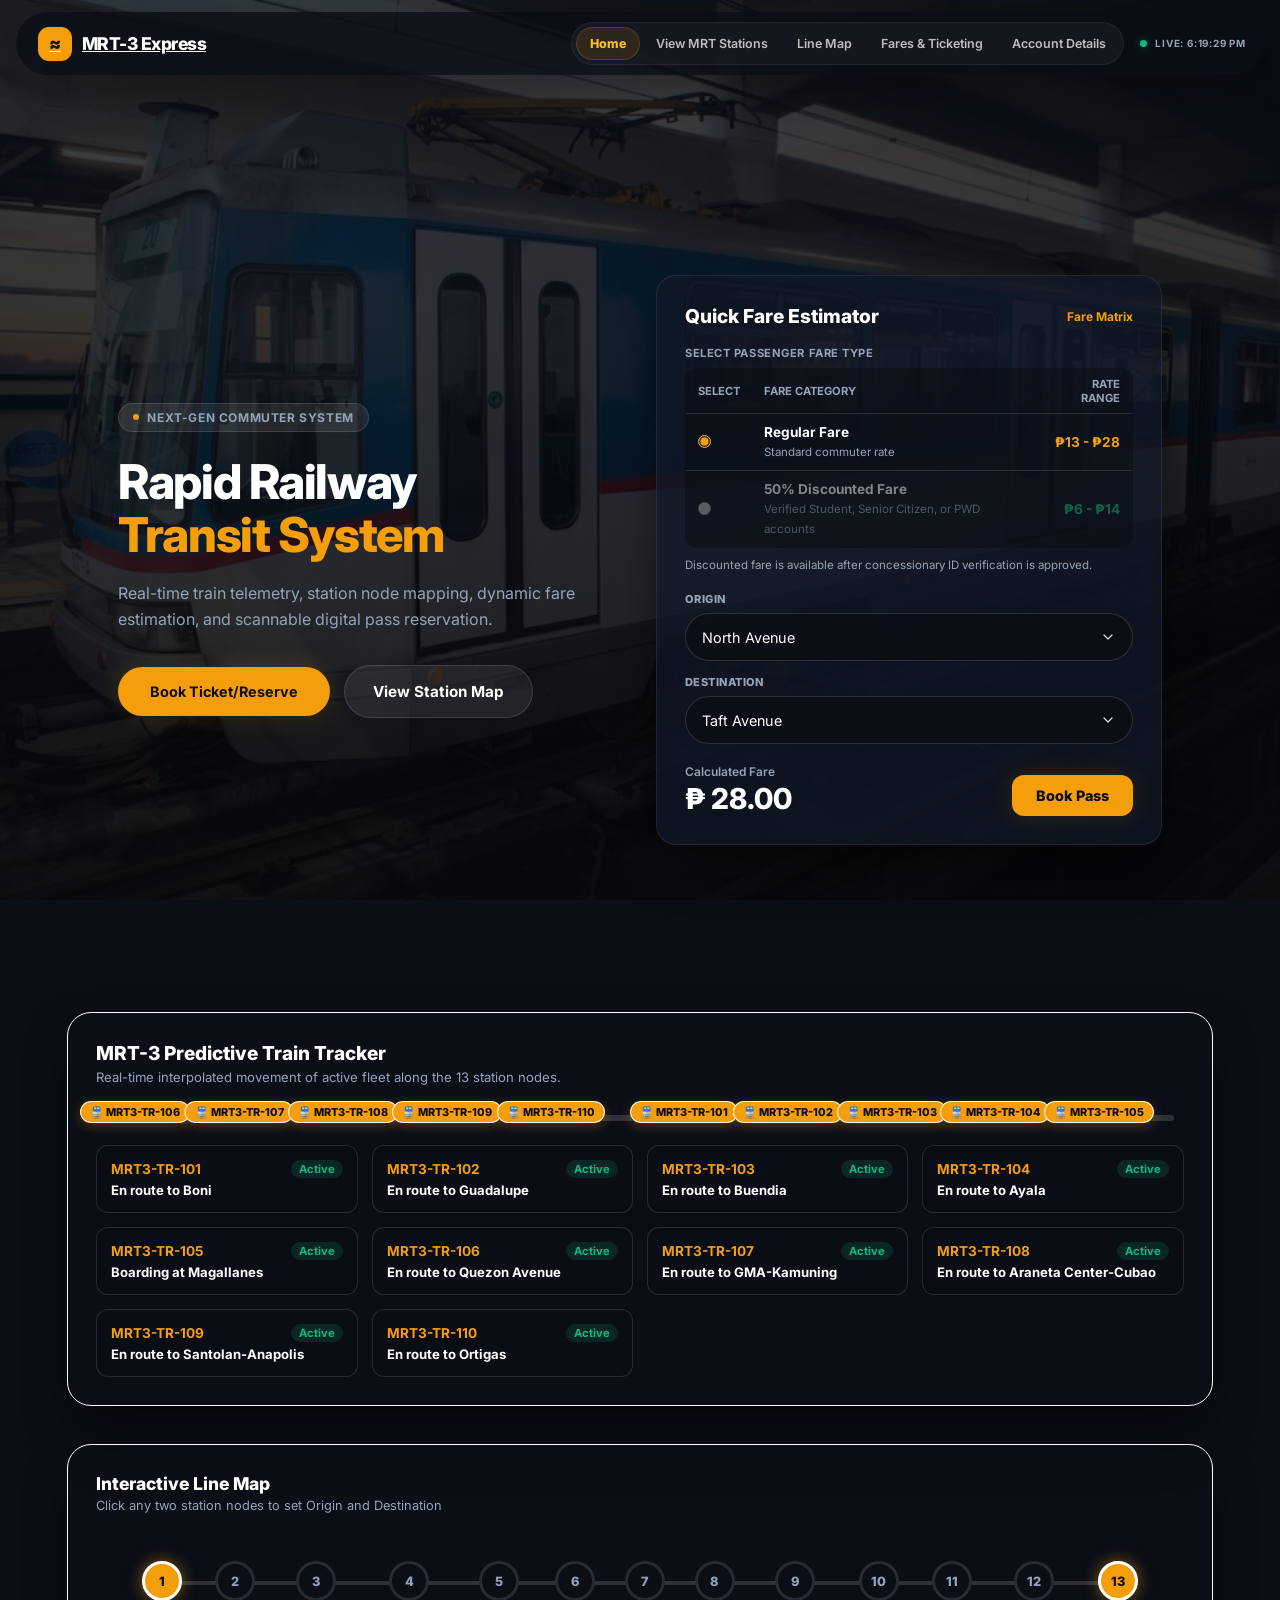
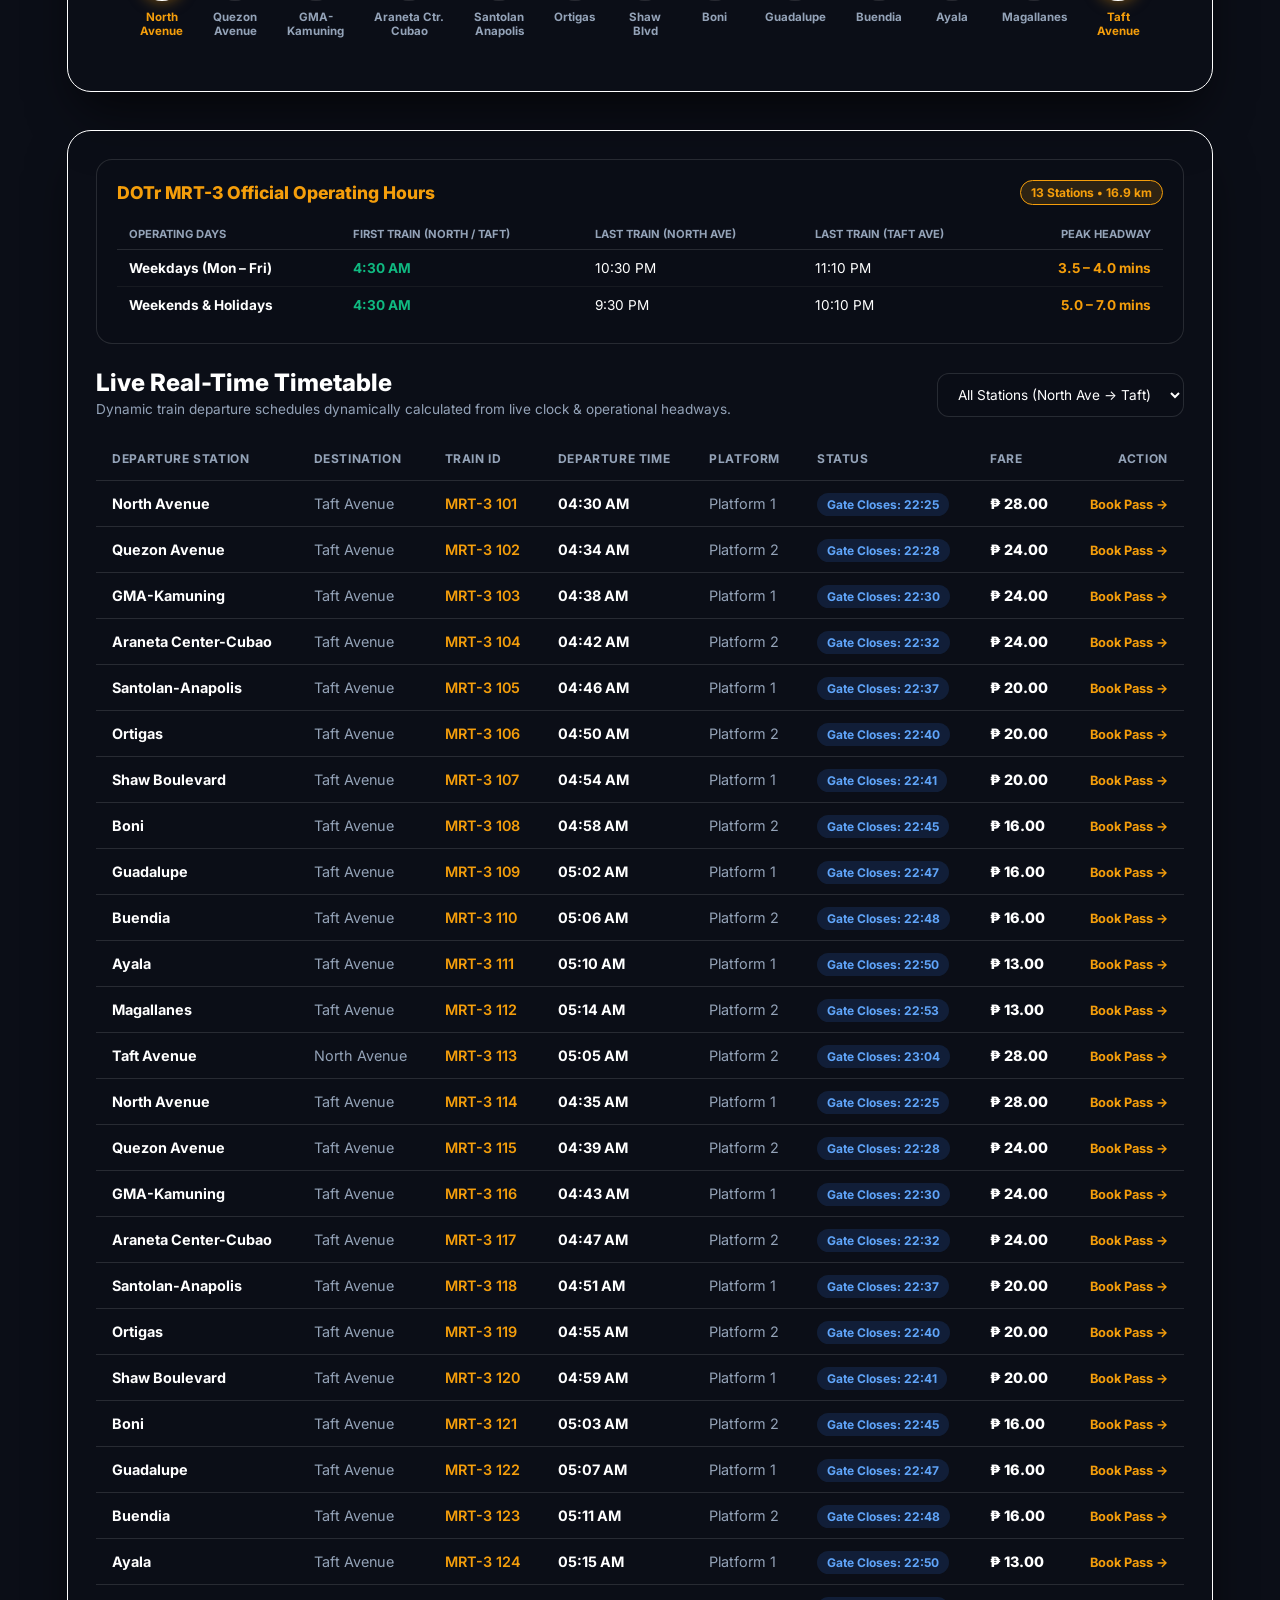
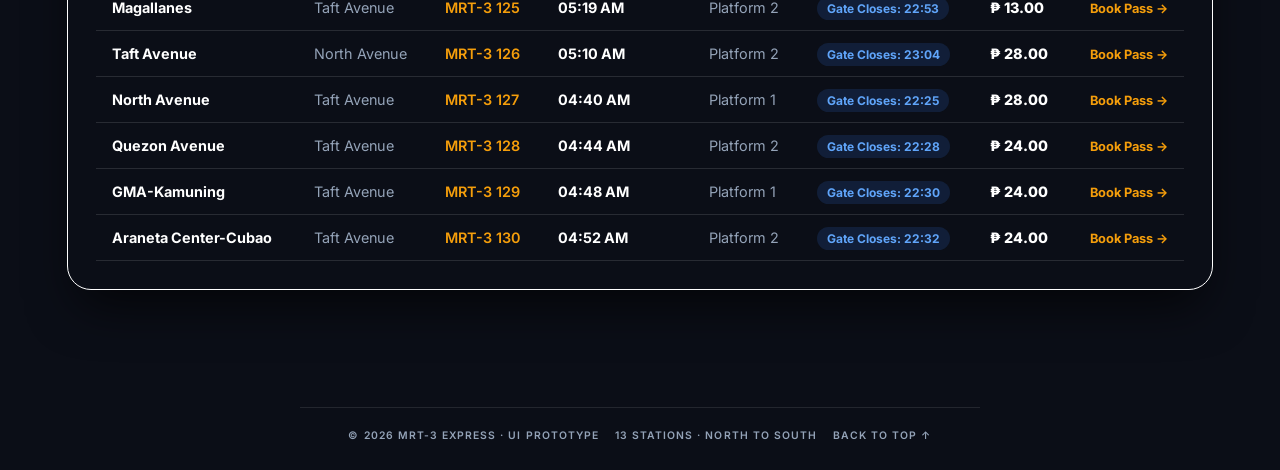
<file: MRT-3-UI-Prototype/index.html>
<!doctype html>
<html lang="en">
  <head>
    <meta charset="UTF-8" />
    <link rel="stylesheet" href="assets/css/site.css" />
    <meta name="viewport" content="width=device-width, initial-scale=1.0" />
    <title>MRT-3 Express - Rapid Railway Transit System</title>
  </head>
  <body id="top">
    <!-- NAVBAR -->
    <header class="header site-header">
  <a class="logo" href="index.html">MRT-3 Express</a>
  <div class="nav-container">
    <nav class="main-nav" aria-label="Main navigation">
      <a href="index.html">Home</a><a href="stations.html">View MRT Stations</a><a href="map.html">Line Map</a><a href="booking.html">Fares &amp; Ticketing</a><a href="account.html">Account Details</a>
    </nav>
    <button id="signOutButton" class="header-signout" type="button" hidden><svg aria-hidden="true" viewBox="0 0 24 24" fill="none" xmlns="http://www.w3.org/2000/svg"><path d="M10 17l5-5-5-5M15 12H3m9-8h5a2 2 0 0 1 2 2v12a2 2 0 0 1-2 2h-5" stroke="currentColor" stroke-width="1.7" stroke-linecap="round" stroke-linejoin="round"/></svg><span>Sign out</span></button>
    <div class="system-status"><i aria-hidden="true"></i><span id="liveClock">UI DEMO · MRT-3</span></div>
  </div>
</header>

    <main class="main-container">
      <!-- HERO SECTION WITH QUICK FARE ESTIMATOR -->
      <section
        style="
          display: grid;
          grid-template-columns: repeat(auto-fit, minmax(320px, 1fr));
          gap: 32px;
          align-items: center;
        "
      >
        <div>
          <div
            style="
              display: inline-flex;
              align-items: center;
              gap: 8px;
              background: rgba(255, 255, 255, 0.08);
              border: 1px solid var(--border);
              padding: 6px 14px;
              border-radius: 99px;
              margin-bottom: 24px;
            "
          >
            <span
              style="
                display: inline-block;
                width: 6px;
                height: 6px;
                border-radius: 50%;
                background-color: var(--accent-gold);
              "
            ></span>
            <span
              style="
                font-size: 0.75rem;
                font-weight: 700;
                color: var(--text-muted);
                text-transform: uppercase;
                letter-spacing: 0.05em;
              "
              >Next-Gen Commuter System</span
            >
          </div>

          <h1
            style="
              font-size: 3rem;
              font-weight: 800;
              line-height: 1.1;
              letter-spacing: -0.03em;
              margin-bottom: 20px;
              color: var(--text-primary);
            "
          >
            Rapid Railway <br />
            <span style="color: var(--accent-gold)">Transit System</span>
          </h1>

          <p
            style="
              font-size: 1rem;
              line-height: 1.6;
              margin-bottom: 32px;
              color: var(--text-muted);
              max-width: 520px;
            "
          >
            Real-time train telemetry, station node mapping, dynamic fare
            estimation, and scannable digital pass reservation.
          </p>

          <div
            style="
              display: flex;
              gap: 14px;
              align-items: center;
              flex-wrap: wrap;
            "
          >
            <a
              href="booking.html"
              class="btn-primary"
              style="
                padding: 16px 32px;
                text-decoration: none;
                border-radius: 99px;
                text-align: center;
                font-weight: 700;
              "
              >Book Ticket/Reserve</a
            >
            <a
              href="#mapSection"
              style="
                padding: 16px 28px;
                text-decoration: none;
                border-radius: 99px;
                background: rgba(255, 255, 255, 0.08);
                color: var(--text-primary);
                font-weight: 700;
                font-size: 0.95rem;
                border: 1px solid var(--border);
              "
              >View Station Map</a
            >
          </div>
        </div>

        <!-- QUICK FARE ESTIMATOR CARD -->
        <div class="card" style="padding: 28px; border-radius: 20px">
          <div
            style="
              display: flex;
              justify-content: space-between;
              align-items: center;
              margin-bottom: 18px;
            "
          >
            <h2
              style="
                font-size: 1.2rem;
                font-weight: 800;
                color: var(--text-primary);
              "
            >
              Quick Fare Estimator
            </h2>
            <span
              style="
                font-size: 0.75rem;
                font-weight: 700;
                color: var(--accent-gold);
                cursor: pointer;
              "
              onclick="document.getElementById('schedules').scrollIntoView({behavior: 'smooth'})"
              >Fare Matrix</span
            >
          </div>

          <div style="margin-bottom: 18px">
            <label
              style="
                font-size: 0.7rem;
                font-weight: 700;
                text-transform: uppercase;
                color: var(--text-muted);
                letter-spacing: 0.05em;
                display: block;
                margin-bottom: 8px;
              "
            >
              SELECT PASSENGER FARE TYPE
            </label>
            <table
              style="
                width: 100%;
                border-collapse: collapse;
                background: rgba(11, 14, 23, 0.6);
                border: 1px solid var(--border);
                border-radius: 12px;
                overflow: hidden;
              "
            >
              <thead>
                <tr
                  style="
                    border-bottom: 1px solid var(--border);
                    font-size: 0.7rem;
                    text-transform: uppercase;
                    color: var(--text-muted);
                  "
                >
                  <th style="padding: 8px 12px; text-align: left">Select</th>
                  <th style="padding: 8px 12px; text-align: left">
                    Fare Category
                  </th>
                  <th style="padding: 8px 12px; text-align: right">
                    Rate Range
                  </th>
                </tr>
              </thead>
              <tbody>
                <tr
                  id="regularFareRow"
                  style="
                    border-bottom: 1px solid var(--border);
                    cursor: pointer;
                  "
                >
                  <td style="padding: 10px 12px; width: 36px">
                    <input
                      type="radio"
                      id="fareTypeRegular"
                      name="passengerFareType"
                      value="regular"
                      checked
                      style="accent-color: var(--accent-gold); cursor: pointer"
                    />
                  </td>
                  <td style="padding: 10px 12px">
                    <strong
                      style="
                        font-size: 0.85rem;
                        color: var(--text-primary);
                        display: block;
                      "
                      >Regular Fare</strong
                    >
                    <span style="font-size: 0.72rem; color: var(--text-muted)"
                      >Standard commuter rate</span
                    >
                  </td>
                  <td
                    style="
                      padding: 10px 12px;
                      text-align: right;
                      font-size: 0.85rem;
                      font-weight: 700;
                      color: var(--accent-gold);
                    "
                  >
                    ₱13 - ₱28
                  </td>
                </tr>
                <tr id="discountedFareRow" class="fare-row-unavailable" style="cursor: pointer" aria-disabled="true">
                  <td style="padding: 10px 12px; width: 36px">
                    <input
                      type="radio"
                      id="fareTypeDiscounted"
                      name="passengerFareType"
                      value="discounted"
                      disabled
                      style="accent-color: var(--accent-gold); cursor: pointer"
                    />
                  </td>
                  <td style="padding: 10px 12px">
                    <strong
                      style="
                        font-size: 0.85rem;
                        color: var(--text-primary);
                        display: block;
                      "
                      >50% Discounted Fare</strong
                    >
                    <span style="font-size: 0.72rem; color: var(--text-muted)"
                      >Verified Student, Senior Citizen, or PWD accounts</span
                    >
                  </td>
                  <td
                    style="
                      padding: 10px 12px;
                      text-align: right;
                      font-size: 0.85rem;
                      font-weight: 700;
                      color: var(--accent-green);
                    "
                  >
                    ₱6 - ₱14
                  </td>
                </tr>
              </tbody>
            </table>
            <p id="discountFareEligibilityNote" class="fare-eligibility-note" role="status" aria-live="polite">Discounted fare is available after concessionary ID verification is approved.</p>
          </div>

          <div
            style="
              display: flex;
              flex-direction: column;
              gap: 14px;
              margin-bottom: 20px;
            "
          >
            <div class="input-group">
              <label for="quickFrom">ORIGIN</label>
              <select id="quickFrom">
                <option value="North Avenue">North Avenue</option>
                <option value="Quezon Avenue">Quezon Avenue</option>
                <option value="GMA-Kamuning">GMA-Kamuning</option>
                <option value="Araneta Center-Cubao">
                  Araneta Center-Cubao
                </option>
                <option value="Santolan-Anapolis">Santolan-Anapolis</option>
                <option value="Ortigas">Ortigas</option>
                <option value="Shaw Boulevard">Shaw Boulevard</option>
                <option value="Boni">Boni</option>
                <option value="Guadalupe">Guadalupe</option>
                <option value="Buendia">Buendia</option>
                <option value="Ayala">Ayala</option>
                <option value="Magallanes">Magallanes</option>
                <option value="Taft Avenue">Taft Avenue</option>
              </select>
            </div>

            <div class="input-group">
              <label for="quickTo">DESTINATION</label>
              <select id="quickTo">
                <option value="">Select a destination</option>
                <option value="North Avenue">North Avenue</option>
                <option value="Quezon Avenue">Quezon Avenue</option>
                <option value="GMA-Kamuning">GMA-Kamuning</option>
                <option value="Araneta Center-Cubao">
                  Araneta Center-Cubao
                </option>
                <option value="Santolan-Anapolis">Santolan-Anapolis</option>
                <option value="Ortigas">Ortigas</option>
                <option value="Shaw Boulevard">Shaw Boulevard</option>
                <option value="Boni">Boni</option>
                <option value="Guadalupe">Guadalupe</option>
                <option value="Buendia">Buendia</option>
                <option value="Ayala">Ayala</option>
                <option value="Magallanes">Magallanes</option>
                <option value="Taft Avenue" selected>Taft Avenue</option>
              </select>
            </div>
          </div>

          <div
            style="
              display: flex;
              justify-content: space-between;
              align-items: flex-end;
            "
          >
            <div>
              <span
                style="
                  display: block;
                  font-size: 0.75rem;
                  color: var(--text-muted);
                  font-weight: 600;
                  margin-bottom: 2px;
                "
                >Calculated Fare</span
              >
              <strong
                id="quickFareDisplay"
                style="
                  font-size: 1.8rem;
                  font-weight: 800;
                  color: var(--text-primary);
                "
                >₱ 28.00</strong
              >
            </div>
            <a
              id="quickBookPass"
              href="booking.html"
              class="btn-primary"
              style="
                padding: 12px 24px;
                width: auto;
                display: inline-block;
                text-decoration: none;
                text-align: center;
              "
              >Book Pass</a
            >
          </div>
        </div>
      </section>

      <!-- LIVE TRAIN TRACKER SECTION -->
      <section id="trackerSection" class="card" style="padding: 28px">
        <div style="margin-bottom: 20px">
          <h3
            style="
              font-size: 1.2rem;
              font-weight: 800;
              color: var(--text-primary);
              margin-bottom: 4px;
            "
          >
            MRT-3 Predictive Train Tracker
          </h3>
          <p style="font-size: 0.82rem; color: var(--text-muted)">
            Real-time interpolated movement of active fleet along the 13 station
            nodes.
          </p>
        </div>

        <!-- Dynamic Track Line -->
        <div
          style="
            position: relative;
            margin: 30px 10px 20px 10px;
            background: rgba(255, 255, 255, 0.15);
            height: 6px;
            border-radius: 99px;
          "
        >
          <div id="trainMarkersContainer">
            <!-- Dynamic train markers populated via script.js -->
          </div>
        </div>

        <!-- Active Trains List Container -->
        <div
          id="activeTrainList"
          style="
            display: grid;
            grid-template-columns: repeat(auto-fit, minmax(220px, 1fr));
            gap: 14px;
            margin-top: 24px;
          "
        >
          <!-- Populated via script.js -->
        </div>
      </section>

      <!-- INTERACTIVE LINE MAP SECTION -->
      <section id="mapSection" class="card" style="padding: 28px">
        <div style="margin-bottom: 24px">
          <h3
            style="
              font-size: 1.1rem;
              font-weight: 800;
              color: var(--text-primary);
              margin-bottom: 4px;
            "
          >
            Interactive Line Map
          </h3>
          <p style="font-size: 0.8rem; color: var(--text-muted)">
            Click any two station nodes to set Origin and Destination
          </p>
        </div>

        <div class="line-map-wrapper">
          <div class="station-node-container" id="lineMapNodes">
            <div
              class="station-node"
              data-station="North Avenue"
              onclick="selectNodeStation('North Avenue')"
            >
              <div class="circle">1</div>
              <span>North<br />Avenue</span>
            </div>
            <div
              class="station-node"
              data-station="Quezon Avenue"
              onclick="selectNodeStation('Quezon Avenue')"
            >
              <div class="circle">2</div>
              <span>Quezon<br />Avenue</span>
            </div>
            <div
              class="station-node"
              data-station="GMA-Kamuning"
              onclick="selectNodeStation('GMA-Kamuning')"
            >
              <div class="circle">3</div>
              <span>GMA-<br />Kamuning</span>
            </div>
            <div
              class="station-node"
              data-station="Araneta Center-Cubao"
              onclick="selectNodeStation('Araneta Center-Cubao')"
            >
              <div class="circle">4</div>
              <span>Araneta Ctr.<br />Cubao</span>
            </div>
            <div
              class="station-node"
              data-station="Santolan-Anapolis"
              onclick="selectNodeStation('Santolan-Anapolis')"
            >
              <div class="circle">5</div>
              <span>Santolan<br />Anapolis</span>
            </div>
            <div
              class="station-node"
              data-station="Ortigas"
              onclick="selectNodeStation('Ortigas')"
            >
              <div class="circle">6</div>
              <span>Ortigas</span>
            </div>
            <div
              class="station-node"
              data-station="Shaw Boulevard"
              onclick="selectNodeStation('Shaw Boulevard')"
            >
              <div class="circle">7</div>
              <span>Shaw<br />Blvd</span>
            </div>
            <div
              class="station-node"
              data-station="Boni"
              onclick="selectNodeStation('Boni')"
            >
              <div class="circle">8</div>
              <span>Boni</span>
            </div>
            <div
              class="station-node"
              data-station="Guadalupe"
              onclick="selectNodeStation('Guadalupe')"
            >
              <div class="circle">9</div>
              <span>Guadalupe</span>
            </div>
            <div
              class="station-node"
              data-station="Buendia"
              onclick="selectNodeStation('Buendia')"
            >
              <div class="circle">10</div>
              <span>Buendia</span>
            </div>
            <div
              class="station-node"
              data-station="Ayala"
              onclick="selectNodeStation('Ayala')"
            >
              <div class="circle">11</div>
              <span>Ayala</span>
            </div>
            <div
              class="station-node"
              data-station="Magallanes"
              onclick="selectNodeStation('Magallanes')"
            >
              <div class="circle">12</div>
              <span>Magallanes</span>
            </div>
            <div
              class="station-node"
              data-station="Taft Avenue"
              onclick="selectNodeStation('Taft Avenue')"
            >
              <div class="circle">13</div>
              <span>Taft<br />Avenue</span>
            </div>
          </div>
        </div>
      </section>

      <!-- TIMETABLE & OFFICIAL OPERATIONAL SCHEDULE SECTION -->
      <section id="schedules" class="card" style="padding: 28px">
        <!-- Operating Schedule Overview Banner -->
        <div
          style="
            background: rgba(11, 14, 23, 0.6);
            border: 1px solid var(--border);
            border-radius: 16px;
            padding: 20px;
            margin-bottom: 24px;
          "
        >
          <div
            style="
              display: flex;
              justify-content: space-between;
              align-items: center;
              margin-bottom: 14px;
              flex-wrap: wrap;
              gap: 10px;
            "
          >
            <h3
              style="
                font-size: 1.1rem;
                font-weight: 800;
                color: var(--accent-gold);
                margin: 0;
              "
            >
              DOTr MRT-3 Official Operating Hours
            </h3>
            <span
              style="
                font-size: 0.75rem;
                font-weight: 700;
                background: rgba(245, 158, 11, 0.15);
                color: var(--accent-gold);
                padding: 4px 10px;
                border-radius: 99px;
                border: 1px solid var(--accent-gold);
              "
              >13 Stations • 16.9 km</span
            >
          </div>
          <div style="overflow-x: auto">
            <table
              style="
                width: 100%;
                border-collapse: collapse;
                font-size: 0.85rem;
                text-align: left;
              "
            >
              <thead>
                <tr
                  style="
                    border-bottom: 1px solid var(--border);
                    color: var(--text-muted);
                    font-size: 0.7rem;
                    text-transform: uppercase;
                  "
                >
                  <th style="padding: 8px 12px">Operating Days</th>
                  <th style="padding: 8px 12px">First Train (North / Taft)</th>
                  <th style="padding: 8px 12px">Last Train (North Ave)</th>
                  <th style="padding: 8px 12px">Last Train (Taft Ave)</th>
                  <th style="padding: 8px 12px; text-align: right">
                    Peak Headway
                  </th>
                </tr>
              </thead>
              <tbody>
                <tr style="border-bottom: 1px solid rgba(255, 255, 255, 0.05)">
                  <td style="padding: 10px 12px">
                    <strong>Weekdays (Mon – Fri)</strong>
                  </td>
                  <td
                    style="
                      padding: 10px 12px;
                      color: var(--accent-green);
                      font-weight: 700;
                    "
                  >
                    4:30 AM
                  </td>
                  <td style="padding: 10px 12px">10:30 PM</td>
                  <td style="padding: 10px 12px">11:10 PM</td>
                  <td
                    style="
                      padding: 10px 12px;
                      text-align: right;
                      color: var(--accent-gold);
                      font-weight: 700;
                    "
                  >
                    3.5 – 4.0 mins
                  </td>
                </tr>
                <tr>
                  <td style="padding: 10px 12px">
                    <strong>Weekends & Holidays</strong>
                  </td>
                  <td
                    style="
                      padding: 10px 12px;
                      color: var(--accent-green);
                      font-weight: 700;
                    "
                  >
                    4:30 AM
                  </td>
                  <td style="padding: 10px 12px">9:30 PM</td>
                  <td style="padding: 10px 12px">10:10 PM</td>
                  <td
                    style="
                      padding: 10px 12px;
                      text-align: right;
                      color: var(--accent-gold);
                      font-weight: 700;
                    "
                  >
                    5.0 – 7.0 mins
                  </td>
                </tr>
              </tbody>
            </table>
          </div>
        </div>

        <div
          style="
            display: flex;
            justify-content: space-between;
            align-items: flex-end;
            margin-bottom: 20px;
            flex-wrap: wrap;
            gap: 16px;
          "
        >
          <div>
            <h2 style="font-size: 1.5rem; font-weight: 800; margin-bottom: 4px">
              Live Real-Time Timetable
            </h2>
            <p
              class="subtitle"
              style="
                margin-bottom: 0;
                font-size: 0.85rem;
                color: var(--text-muted);
              "
            >
              Dynamic train departure schedules dynamically calculated from live
              clock & operational headways.
            </p>
          </div>

          <div style="min-width: 240px">
            <select
              id="scheduleStationFilter"
              style="
                padding: 12px 16px;
                border-radius: 12px;
                font-size: 0.85rem;
                background: rgba(11, 14, 23, 0.8);
                color: var(--text-primary);
                border: 1px solid var(--border);
                width: 100%;
                outline: none;
              "
            >
              <option value="ALL">All Stations (North Ave &rarr; Taft)</option>
              <option value="North Avenue">North Avenue</option>
              <option value="Quezon Avenue">Quezon Avenue</option>
              <option value="GMA-Kamuning">GMA-Kamuning</option>
              <option value="Araneta Center-Cubao">Araneta Center-Cubao</option>
              <option value="Santolan-Anapolis">Santolan-Anapolis</option>
              <option value="Ortigas">Ortigas</option>
              <option value="Shaw Boulevard">Shaw Boulevard</option>
              <option value="Boni">Boni</option>
              <option value="Guadalupe">Guadalupe</option>
              <option value="Buendia">Buendia</option>
              <option value="Ayala">Ayala</option>
              <option value="Magallanes">Magallanes</option>
              <option value="Taft Avenue">Taft Avenue</option>
            </select>
          </div>
        </div>

        <div style="overflow-x: auto">
          <table
            style="
              width: 100%;
              border-collapse: collapse;
              font-size: 0.9rem;
              text-align: left;
            "
          >
            <thead>
              <tr
                style="
                  border-bottom: 1px solid var(--border);
                  color: var(--text-muted);
                  font-size: 0.75rem;
                  text-transform: uppercase;
                  letter-spacing: 0.05em;
                "
              >
                <th style="padding: 14px 16px">Departure Station</th>
                <th style="padding: 14px 16px">Destination</th>
                <th style="padding: 14px 16px">Train ID</th>
                <th style="padding: 14px 16px">Departure Time</th>
                <th style="padding: 14px 16px">Platform</th>
                <th style="padding: 14px 16px">Status</th>
                <th style="padding: 14px 16px">Fare</th>
                <th style="padding: 14px 16px; text-align: right">Action</th>
              </tr>
            </thead>
            <tbody id="scheduleTableBody">
              <!-- Populated by timetable.js -->
            </tbody>
          </table>
        </div>
      </section>
    </main>
    <footer class="portal-footer" aria-label="MRT-3 Express footer"><span>© 2026 MRT-3 EXPRESS · UI PROTOTYPE</span><a href="stations.html">13 STATIONS · NORTH TO SOUTH</a><a href="#top" onclick="window.scrollTo({top:0,behavior:'smooth'});return false;">BACK TO TOP ↑</a></footer>
    <script src="assets/js/app.js"></script>
  </body>
</html>
</file>
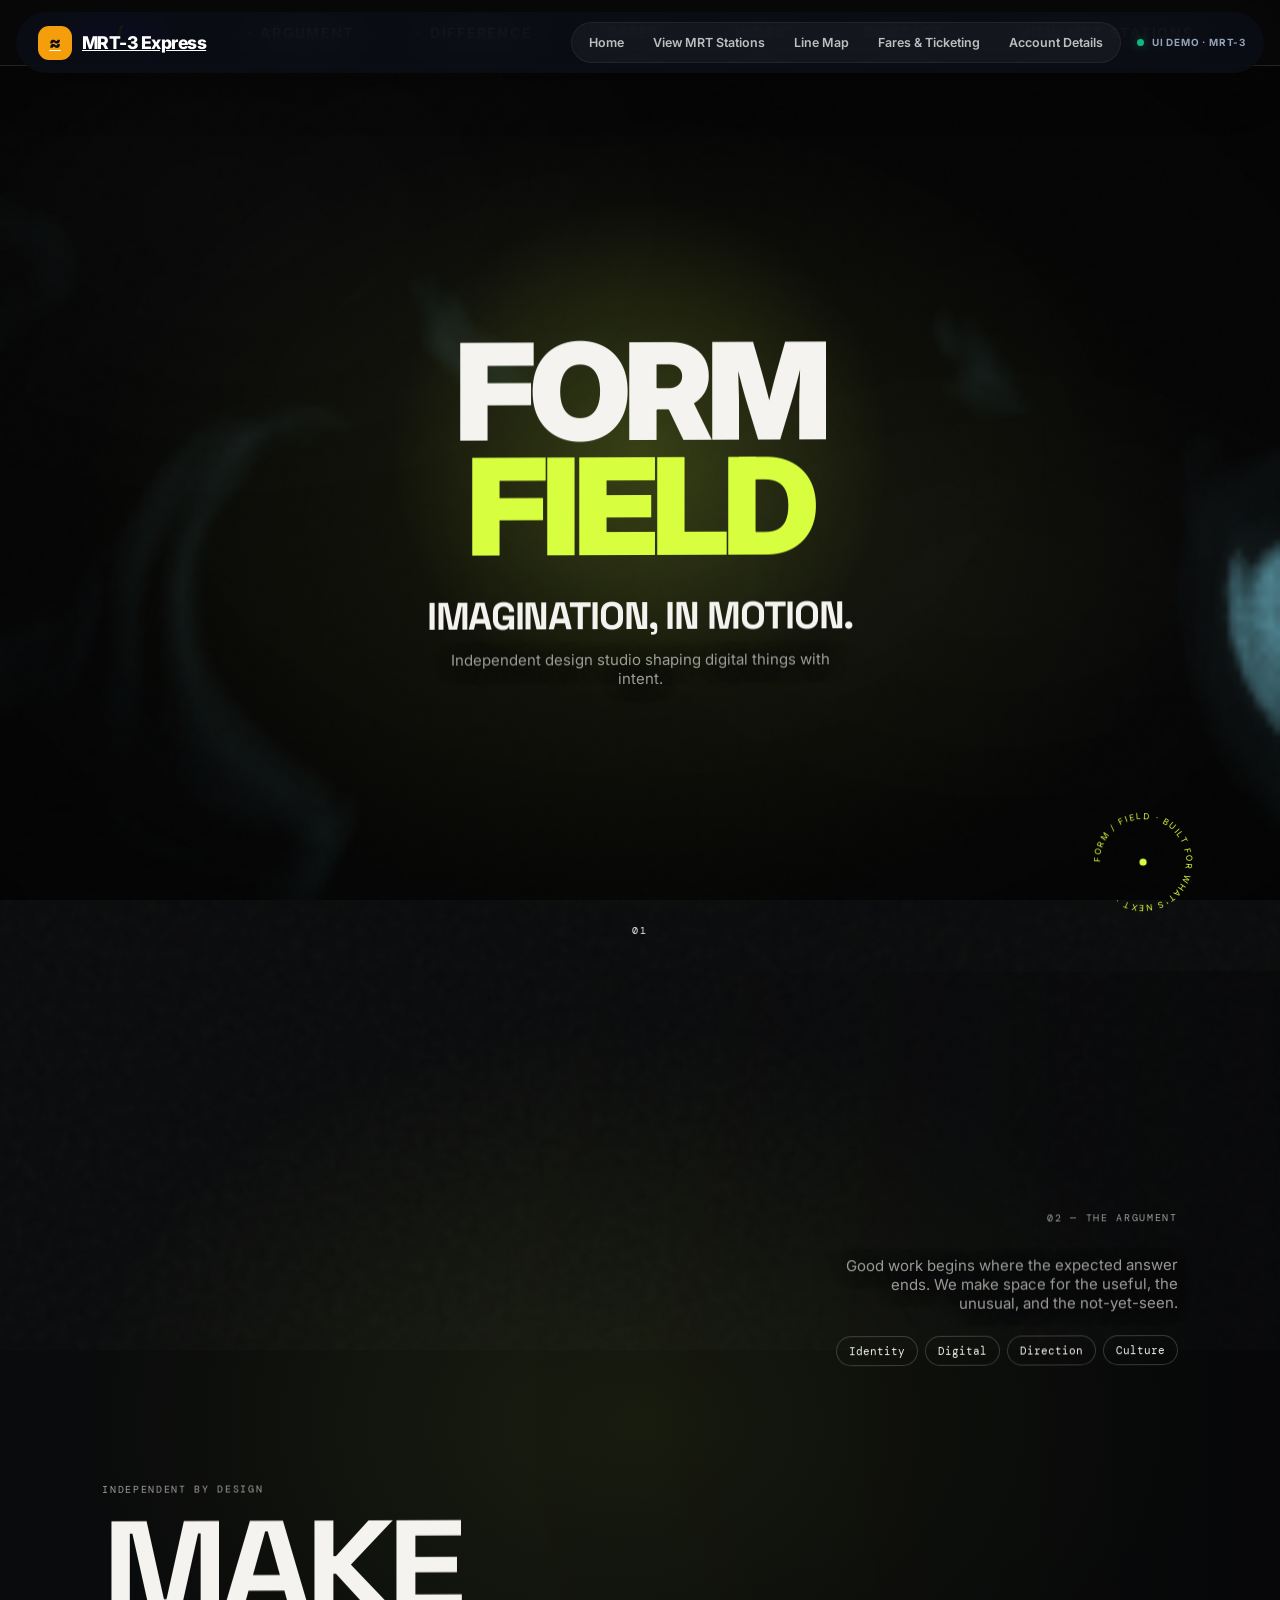
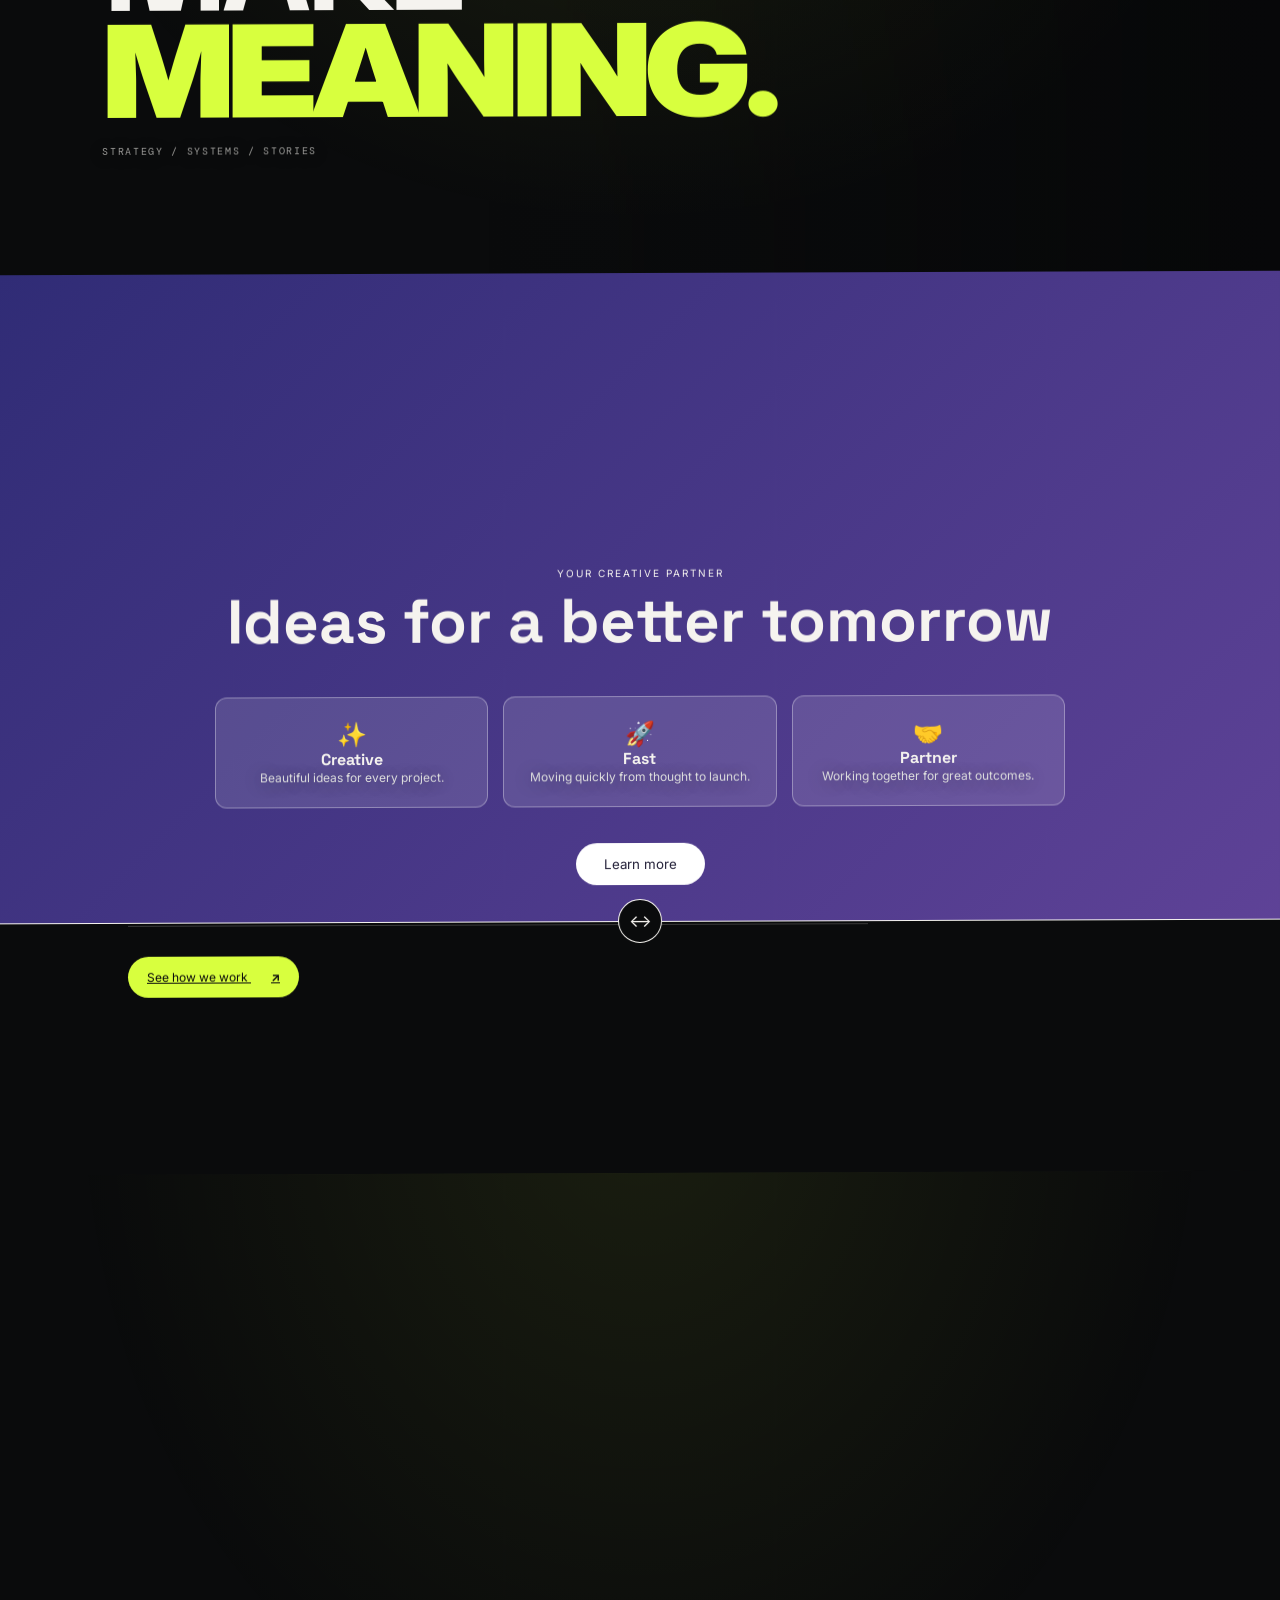
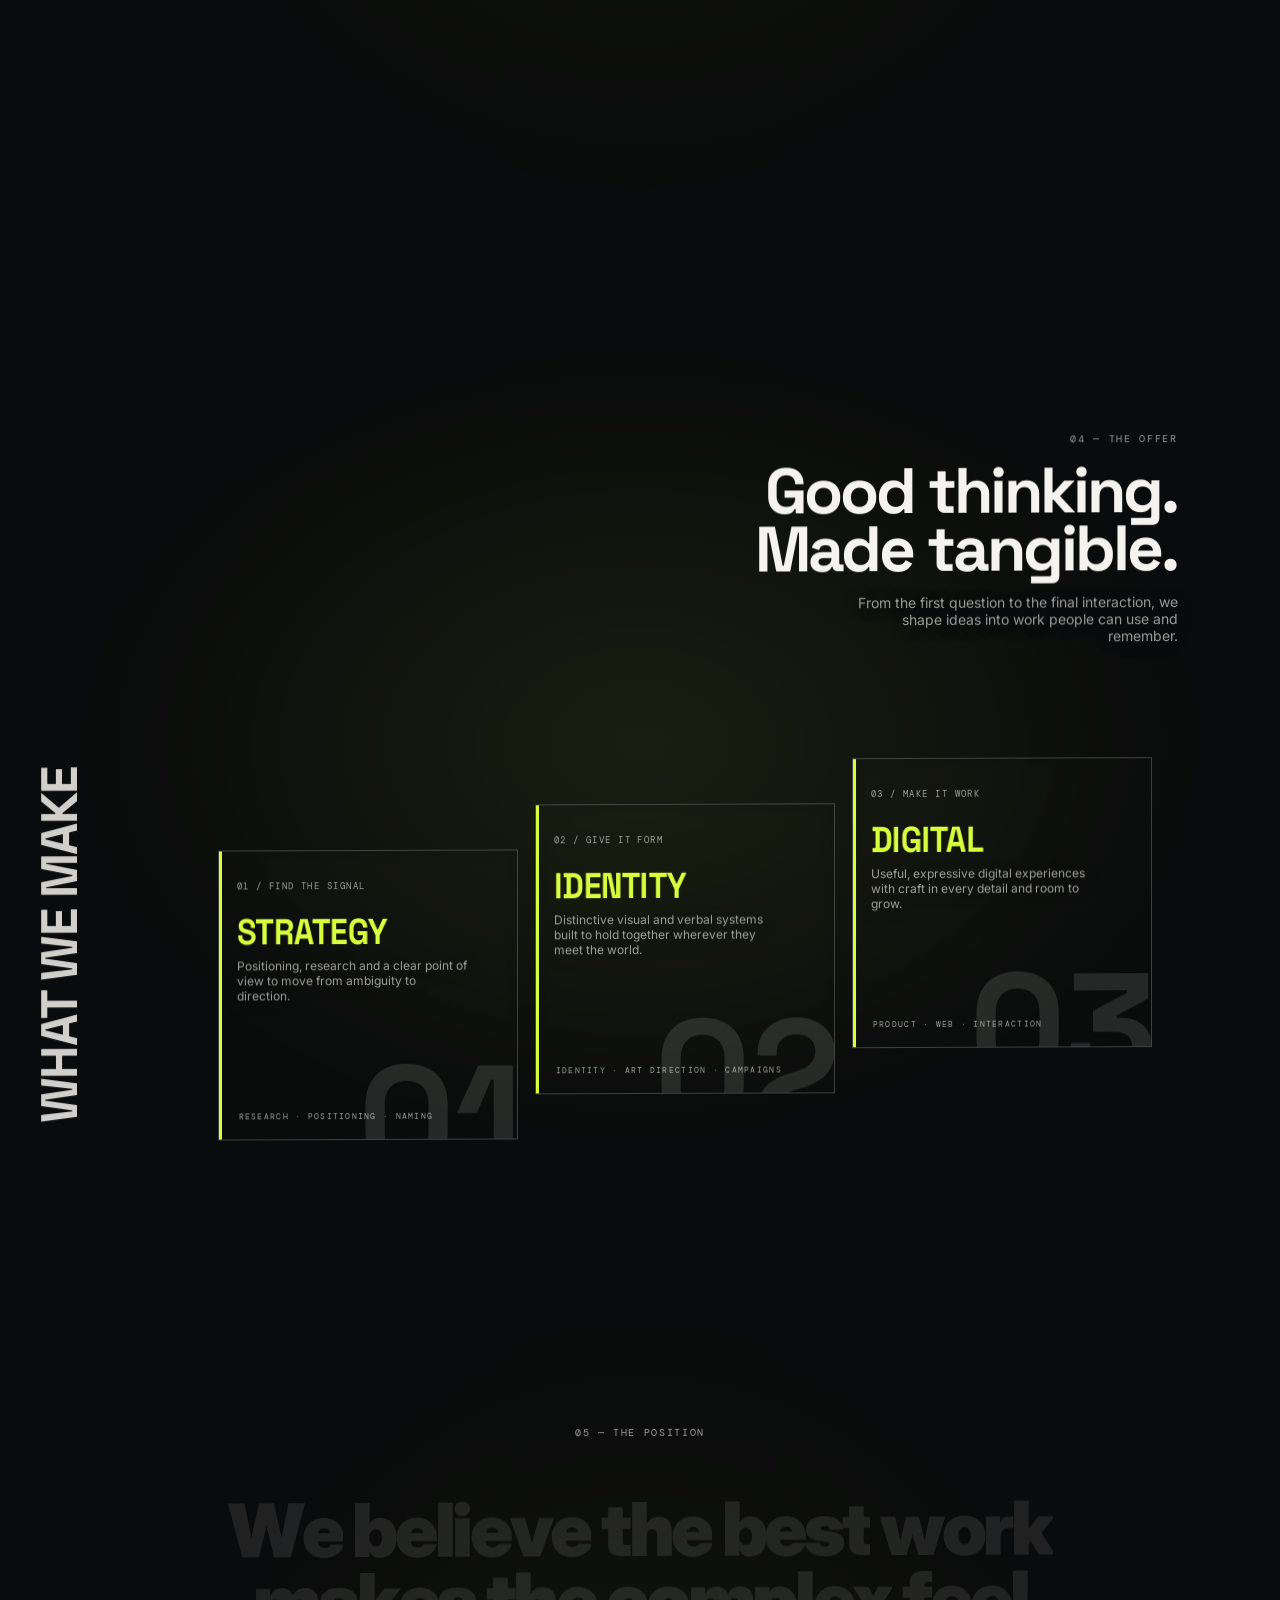
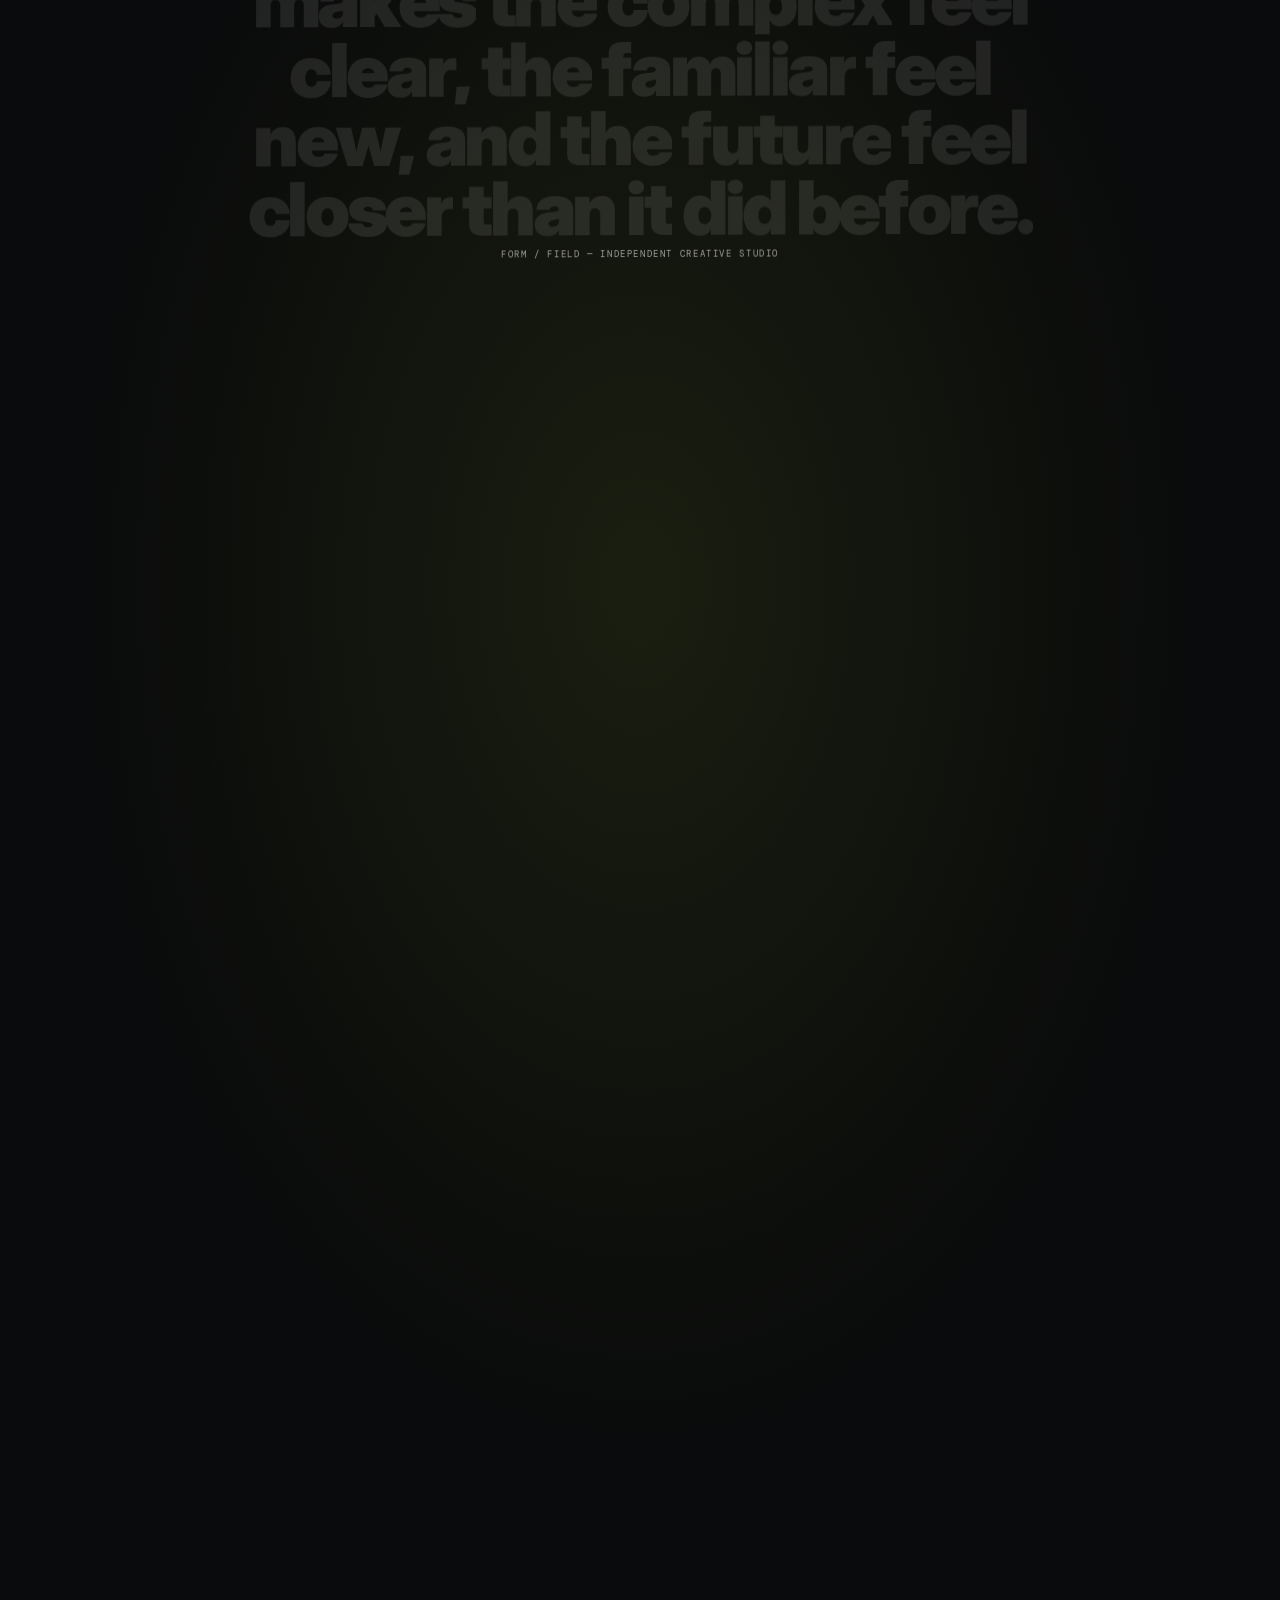
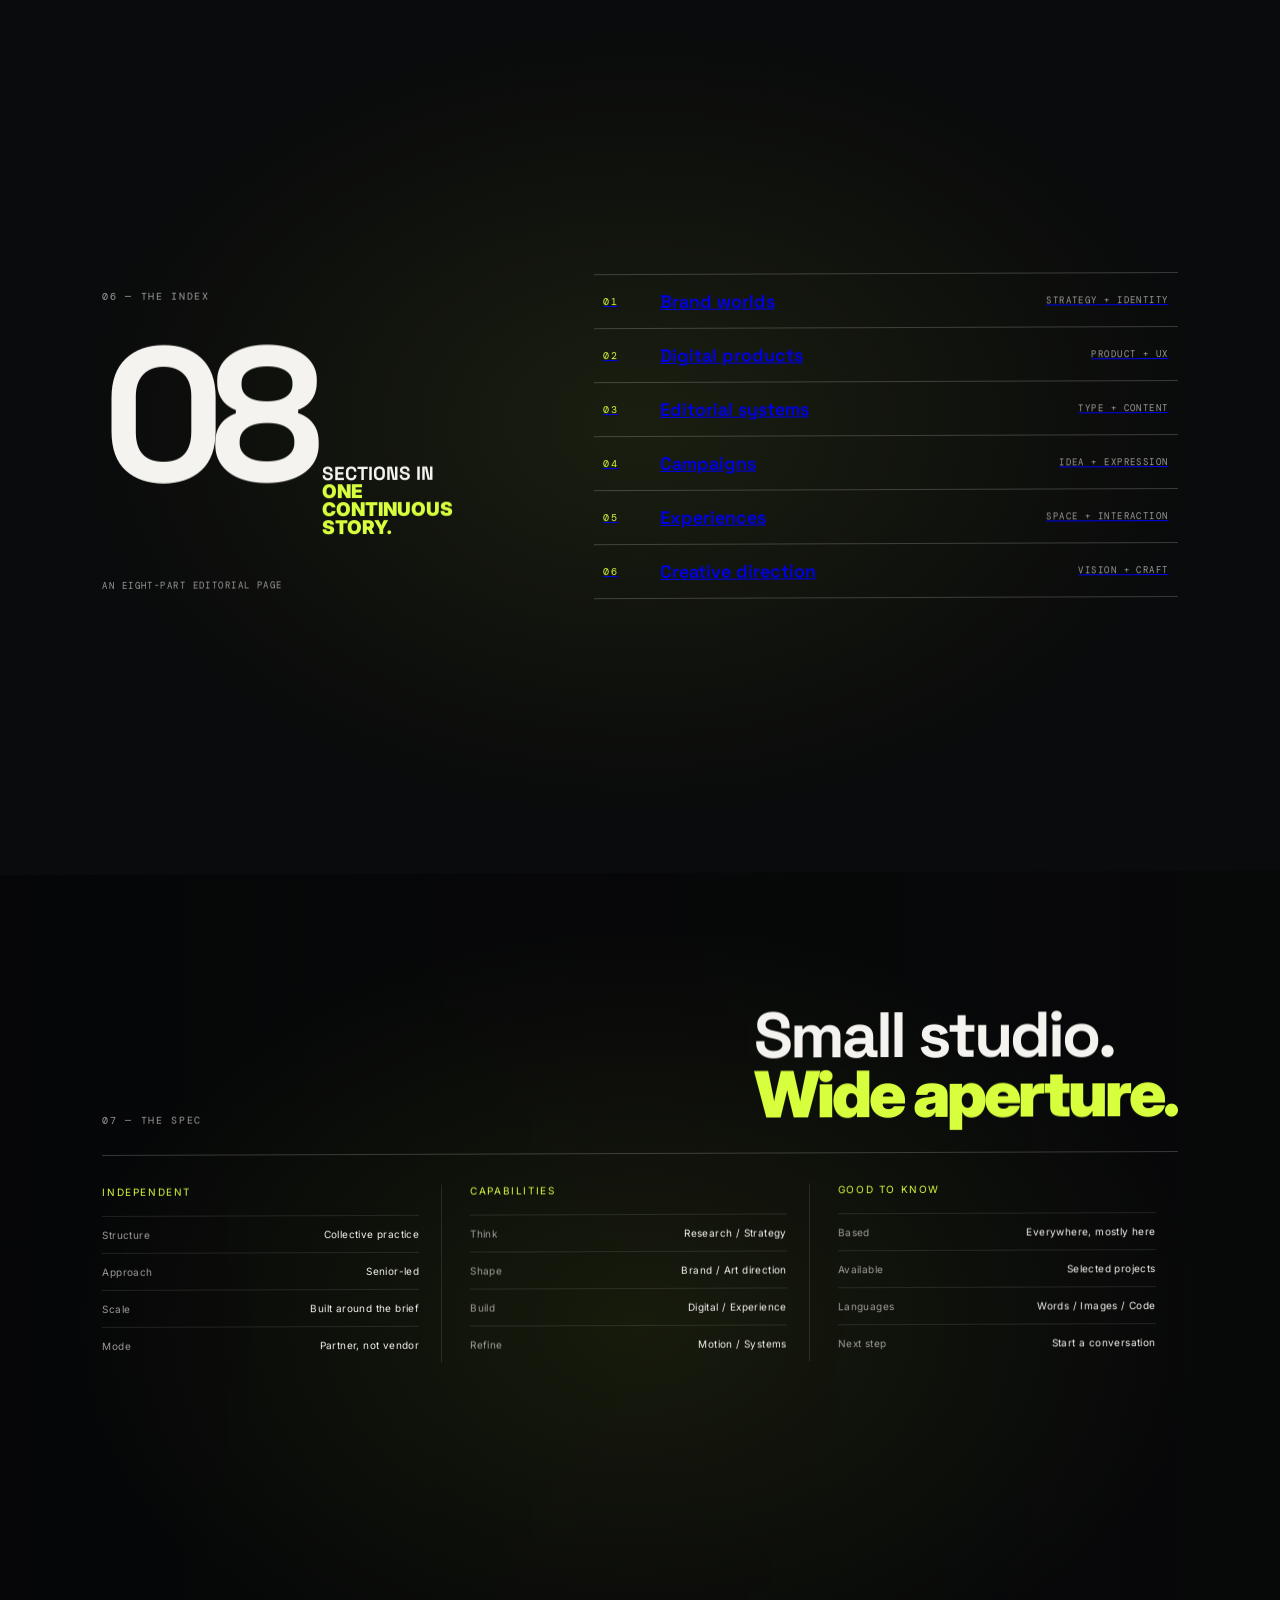
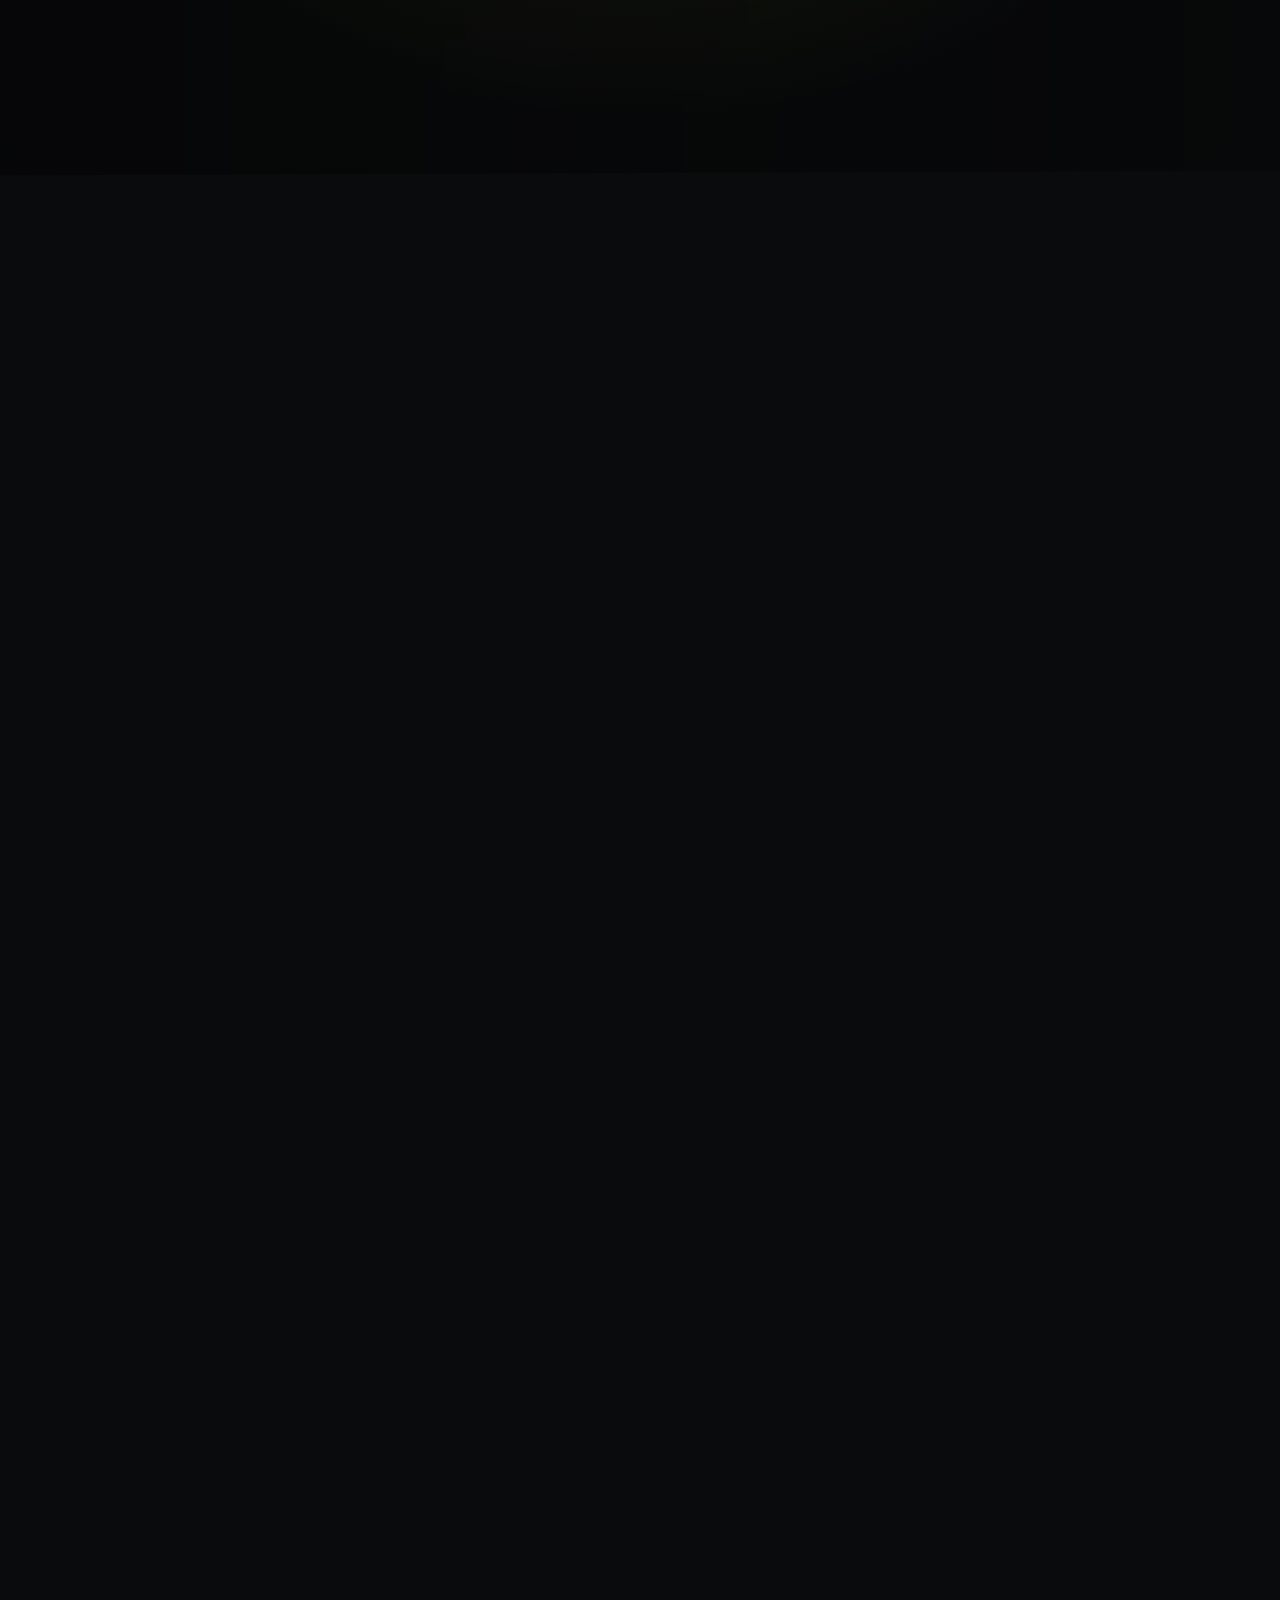
<file: MRT-3-UI-Prototype/film.html>
<!doctype html>
<html lang="en">
<head>
  <meta charset="utf-8"><meta name="viewport" content="width=device-width,initial-scale=1"><meta name="theme-color" content="#0A0B0C">
  <title>FORM / FIELD — Generative Editorial</title>
  <link rel="stylesheet" href="assets/css/site.css">
  <link rel="preconnect" href="https://fonts.googleapis.com"><link rel="preconnect" href="https://fonts.gstatic.com" crossorigin>
  <link href="https://fonts.googleapis.com/css2?family=DM+Mono:wght@400;500&family=Space+Grotesk:wght@400;500;600;700&display=swap" rel="stylesheet">
  <link rel="stylesheet" href="assets/css/film.css">
</head>
<body id="top">
  <canvas id="inkFilm" aria-hidden="true"></canvas><div class="caustic" aria-hidden="true"></div><div class="vignette" aria-hidden="true"></div><div class="grain" aria-hidden="true"></div><div id="cursorBloom" aria-hidden="true"></div>
  <header class="header site-header">
  <a class="logo" href="index.html">MRT-3 Express</a>
  <div class="nav-container">
    <nav class="main-nav" aria-label="Main navigation">
      <a href="index.html">Home</a><a href="stations.html">View MRT Stations</a><a href="map.html">Line Map</a><a href="booking.html">Fares &amp; Ticketing</a><a href="account.html">Account Details</a>
    </nav>
    <button id="signOutButton" class="header-signout" type="button" hidden><svg aria-hidden="true" viewBox="0 0 24 24" fill="none" xmlns="http://www.w3.org/2000/svg"><path d="M10 17l5-5-5-5M15 12H3m9-8h5a2 2 0 0 1 2 2v12a2 2 0 0 1-2 2h-5" stroke="currentColor" stroke-width="1.7" stroke-linecap="round" stroke-linejoin="round"/></svg><span>Sign out</span></button>
    <div class="system-status"><i aria-hidden="true"></i><span id="liveClock">UI DEMO · MRT-3</span></div>
  </div>
</header>
  <header class="topbar"><a class="brand" href="#s01">FORM<span>/</span>FIELD</a><nav><a href="#s02">Argument</a><a href="#s03">Difference</a><a href="#s04">Offer</a><a href="#s06">Index</a><a href="#s08">Contact</a><a href="#stations">View MRT Stations</a></nav></header>
  <main id="scrollRoot">
    <section class="section cover" id="s01" data-accent="acid"><div class="cover-lockup"><h1 class="split-title"><span>FORM</span><span class="accent-text">FIELD</span></h1><h2 class="condensed">IMAGINATION, IN MOTION.</h2><p>Independent design studio shaping digital things with intent.</p></div><span class="section-number">01</span><div class="seal" aria-label="Made with intention"><svg viewBox="0 0 100 100"><defs><path id="circlePath" d="M50,50m-36,0a36,36 0 1,1 72,0a36,36 0 1,1-72,0"/></defs><text><textPath href="#circlePath">FORM / FIELD · BUILT FOR WHAT'S NEXT · </textPath></text><circle cx="50" cy="50" r="3"/></svg></div></section>
    <section class="section argument" id="s02" data-accent="orange"><div class="arg-main"><span class="eyebrow">INDEPENDENT BY DESIGN</span><h2 class="display-xl">MAKE<br><span class="accent-text">MEANING.</span></h2><p class="spec-line">STRATEGY / SYSTEMS / STORIES</p></div><div class="arg-aside"><span class="index-tag">02 — THE ARGUMENT</span><p>Good work begins where the expected answer ends. We make space for the useful, the unusual, and the not-yet-seen.</p><div class="chips"><span>Identity</span><span>Digital</span><span>Direction</span><span>Culture</span></div></div><div class="arg-scrim"></div></section>
    <section class="section difference" id="s03" data-accent="cyan"><div class="compare-stage"><div class="generic-pane"><div class="generic-ui"><small>YOUR CREATIVE PARTNER</small><h2>Ideas for a better tomorrow</h2><div class="generic-cards"><article>✨<h3>Creative</h3><p>Beautiful ideas for every project.</p></article><article>🚀<h3>Fast</h3><p>Moving quickly from thought to launch.</p></article><article>🤝<h3>Partner</h3><p>Working together for great outcomes.</p></article></div><button>Learn more</button></div></div><div class="designed-pane"><div class="designed-ui"><span class="eyebrow">03 — THE DIFFERENCE</span><h2>Clarity is a<br><em>creative act.</em></h2><div class="rank-list"><div><i>01</i><strong>Choose a point of view</strong><small>MAKE IT MATTER</small></div><div><i>02</i><strong>Build for real people</strong><small>MAKE IT USEFUL</small></div><div><i>03</i><strong>Leave room to feel</strong><small>MAKE IT LAST</small></div></div><a href="#s04" class="accent-button">See how we work <b>↗</b></a></div></div><div class="compare-line"></div><div class="compare-handle">↔</div></div></section>
    <section class="section offer" id="s04" data-accent="magenta"><h2 class="vertical-title">WHAT WE MAKE</h2><div class="offer-intro"><span class="eyebrow">04 — THE OFFER</span><h2>Good thinking.<br>Made tangible.</h2><p>From the first question to the final interaction, we shape ideas into work people can use and remember.</p></div><div class="offer-cards"><article class="offer-card"><i>01</i><span class="eyebrow">01 / FIND THE SIGNAL</span><h3>Strategy</h3><p>Positioning, research and a clear point of view to move from ambiguity to direction.</p><small>RESEARCH · POSITIONING · NAMING</small><b>01</b></article><article class="offer-card"><i>02</i><span class="eyebrow">02 / GIVE IT FORM</span><h3>Identity</h3><p>Distinctive visual and verbal systems built to hold together wherever they meet the world.</p><small>IDENTITY · ART DIRECTION · CAMPAIGNS</small><b>02</b></article><article class="offer-card"><i>03</i><span class="eyebrow">03 / MAKE IT WORK</span><h3>Digital</h3><p>Useful, expressive digital experiences with craft in every detail and room to grow.</p><small>PRODUCT · WEB · INTERACTION</small><b>03</b></article></div></section>
    <section class="section position" id="s05" data-accent="acid"><div class="position-pin"><span class="eyebrow">05 — THE POSITION</span><h2 id="manifesto"><span>We believe the best work</span><span>makes the complex feel</span><span>clear, the familiar feel</span><span>new, and the future feel</span><span>closer than it did before.</span></h2><p>FORM / FIELD — INDEPENDENT CREATIVE STUDIO</p></div></section>
    <section class="section index" id="s06" data-accent="orange"><div class="index-stat"><span class="eyebrow">06 — THE INDEX</span><div><strong data-count="8">00</strong><span>sections in<br><em>one continuous story.</em></span></div><small>AN EIGHT-PART EDITORIAL PAGE</small></div><div class="index-list"><a href="#s08"><i>01</i><b>Brand worlds</b><small>STRATEGY + IDENTITY</small></a><a href="#s08"><i>02</i><b>Digital products</b><small>PRODUCT + UX</small></a><a href="#s08"><i>03</i><b>Editorial systems</b><small>TYPE + CONTENT</small></a><a href="#s08"><i>04</i><b>Campaigns</b><small>IDEA + EXPRESSION</small></a><a href="#s08"><i>05</i><b>Experiences</b><small>SPACE + INTERACTION</small></a><a href="#s08"><i>06</i><b>Creative direction</b><small>VISION + CRAFT</small></a></div></section>
    <section class="section spec" id="s07" data-accent="cyan"><div class="spec-title"><span class="eyebrow">07 — THE SPEC</span><h2>Small studio.<br><em>Wide aperture.</em></h2></div><div class="spec-grid"><dl><dt>INDEPENDENT</dt><dd>Structure <span>Collective practice</span></dd><dd>Approach <span>Senior-led</span></dd><dd>Scale <span>Built around the brief</span></dd><dd>Mode <span>Partner, not vendor</span></dd></dl><dl><dt>CAPABILITIES</dt><dd>Think <span>Research / Strategy</span></dd><dd>Shape <span>Brand / Art direction</span></dd><dd>Build <span>Digital / Experience</span></dd><dd>Refine <span>Motion / Systems</span></dd></dl><dl><dt>GOOD TO KNOW</dt><dd>Based <span>Everywhere, mostly here</span></dd><dd>Available <span>Selected projects</span></dd><dd>Languages <span>Words / Images / Code</span></dd><dd>Next step <span>Start a conversation</span></dd></dl></div></section>
    <section class="section station-directory" id="stations" data-accent="cyan"><div class="station-heading"><span class="eyebrow">COMMUTER DIRECTORY / MRT-3</span><h2>View MRT<br><em>Stations.</em></h2><p>Explore all 13 stations from North Avenue to Taft Avenue. Select a station to open directions in Google Maps.</p><div class="station-count">13 STATIONS <span>·</span> NORTH TO SOUTH</div></div><div id="stationStack" class="station-stack" aria-label="MRT-3 station directory"></div><p class="station-source">Station order, jurisdiction and nearby points of interest: <a href="https://www.dotrmrt3.gov.ph/about-us" target="_blank" rel="noopener noreferrer">DOTr-MRT3</a> and <a href="https://www.mrt3.com/index.html/menu-stations" target="_blank" rel="noopener noreferrer">MRT-3 station guide</a>. Photos are representative; they are not station-specific images.</p></section>
    <section class="section close" id="s08" data-accent="magenta"><span class="eyebrow">08 — THE CLOSE</span><h2>Make something<br><span class="colorword">worth feeling.</span></h2><p>Have a good question, a strange brief, or a thing you can't stop thinking about? We'd like to hear it.</p><a class="close-button" href="mailto:hello@example.com"><span>Start a conversation</span><b>↗</b></a><a class="contact-line" href="mailto:hello@example.com">HELLO@EXAMPLE.COM</a><footer><span>© FORM / FIELD 2026</span><span>INDEPENDENT CREATIVE STUDIO</span><a href="#s01">BACK TO TOP ↑</a></footer></section>
  </main>
  <footer class="portal-footer" aria-label="MRT-3 Express footer"><span>© 2026 MRT-3 EXPRESS · UI PROTOTYPE</span><a href="stations.html">13 STATIONS · NORTH TO SOUTH</a><a href="#top" onclick="window.scrollTo({top:0,behavior:'smooth'});return false;">BACK TO TOP ↑</a></footer>
    <script src="assets/js/app.js"></script>
  </body>
</html>
</file>
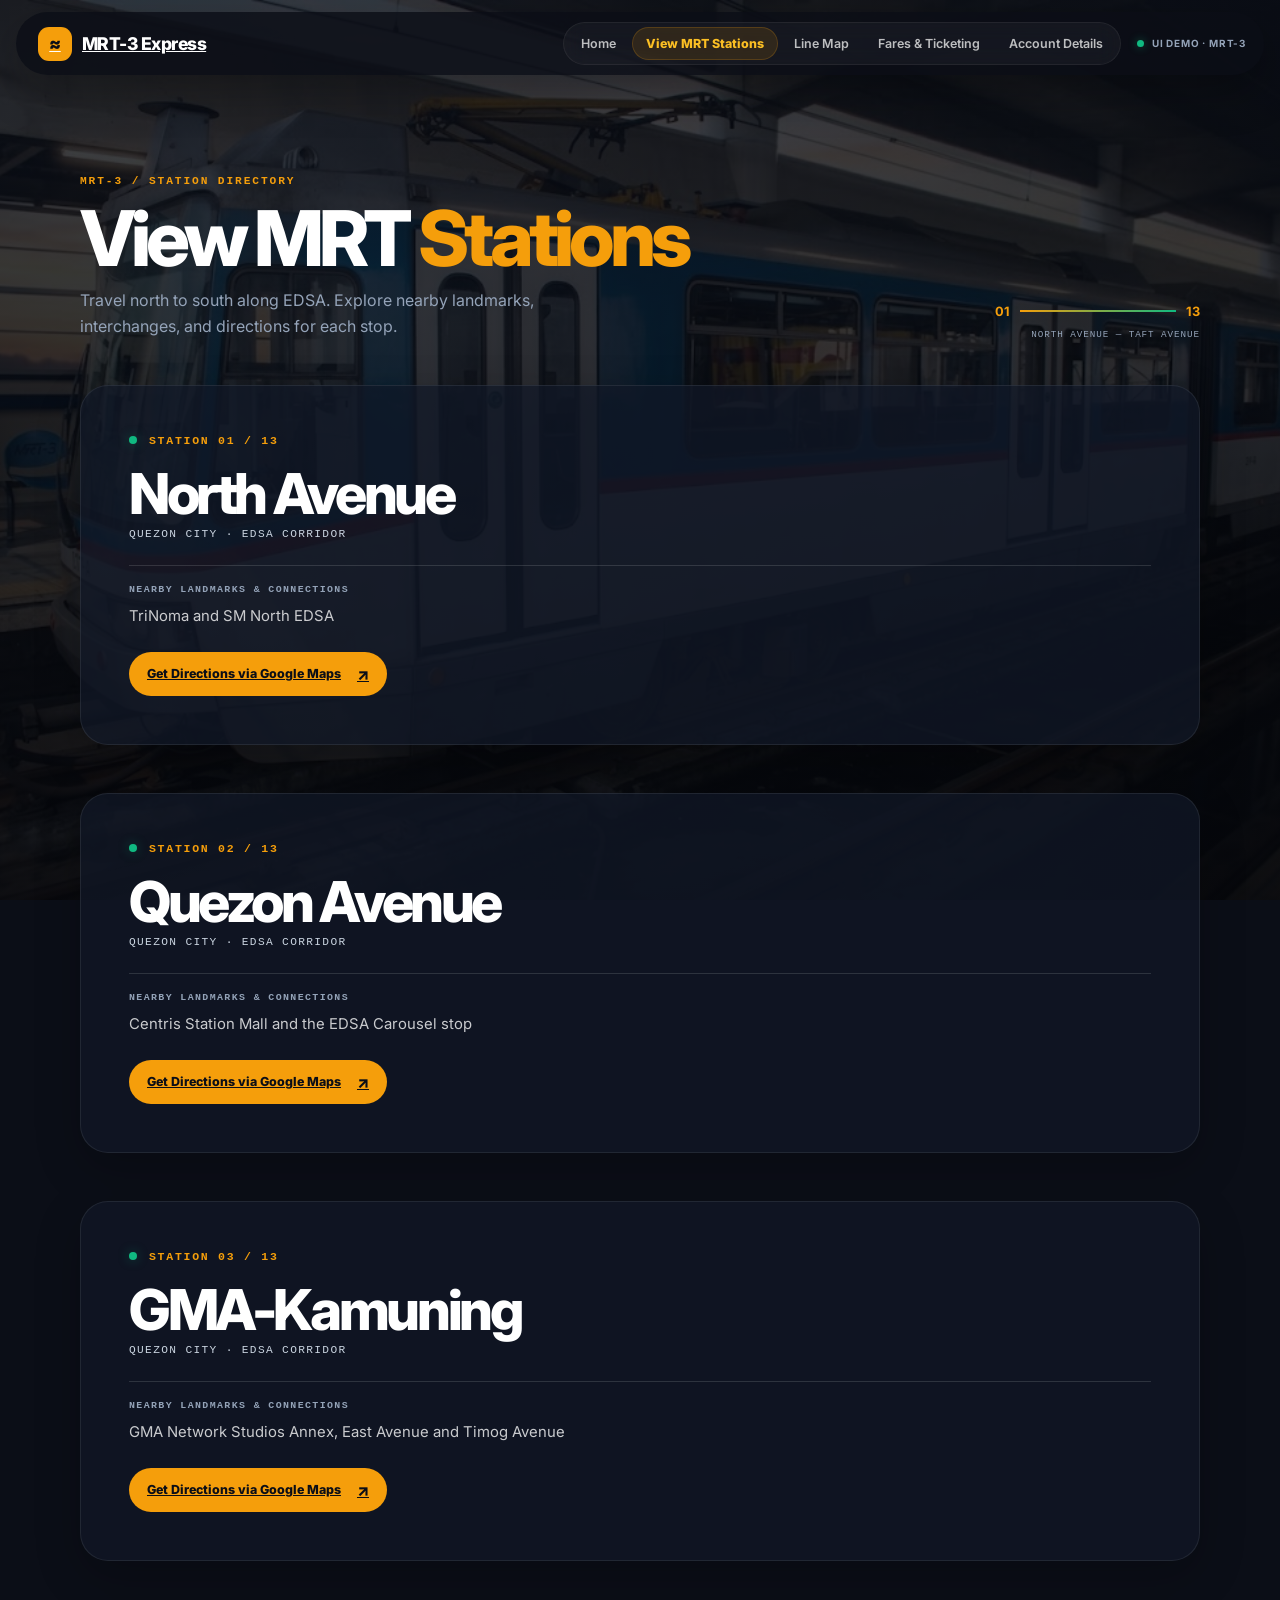
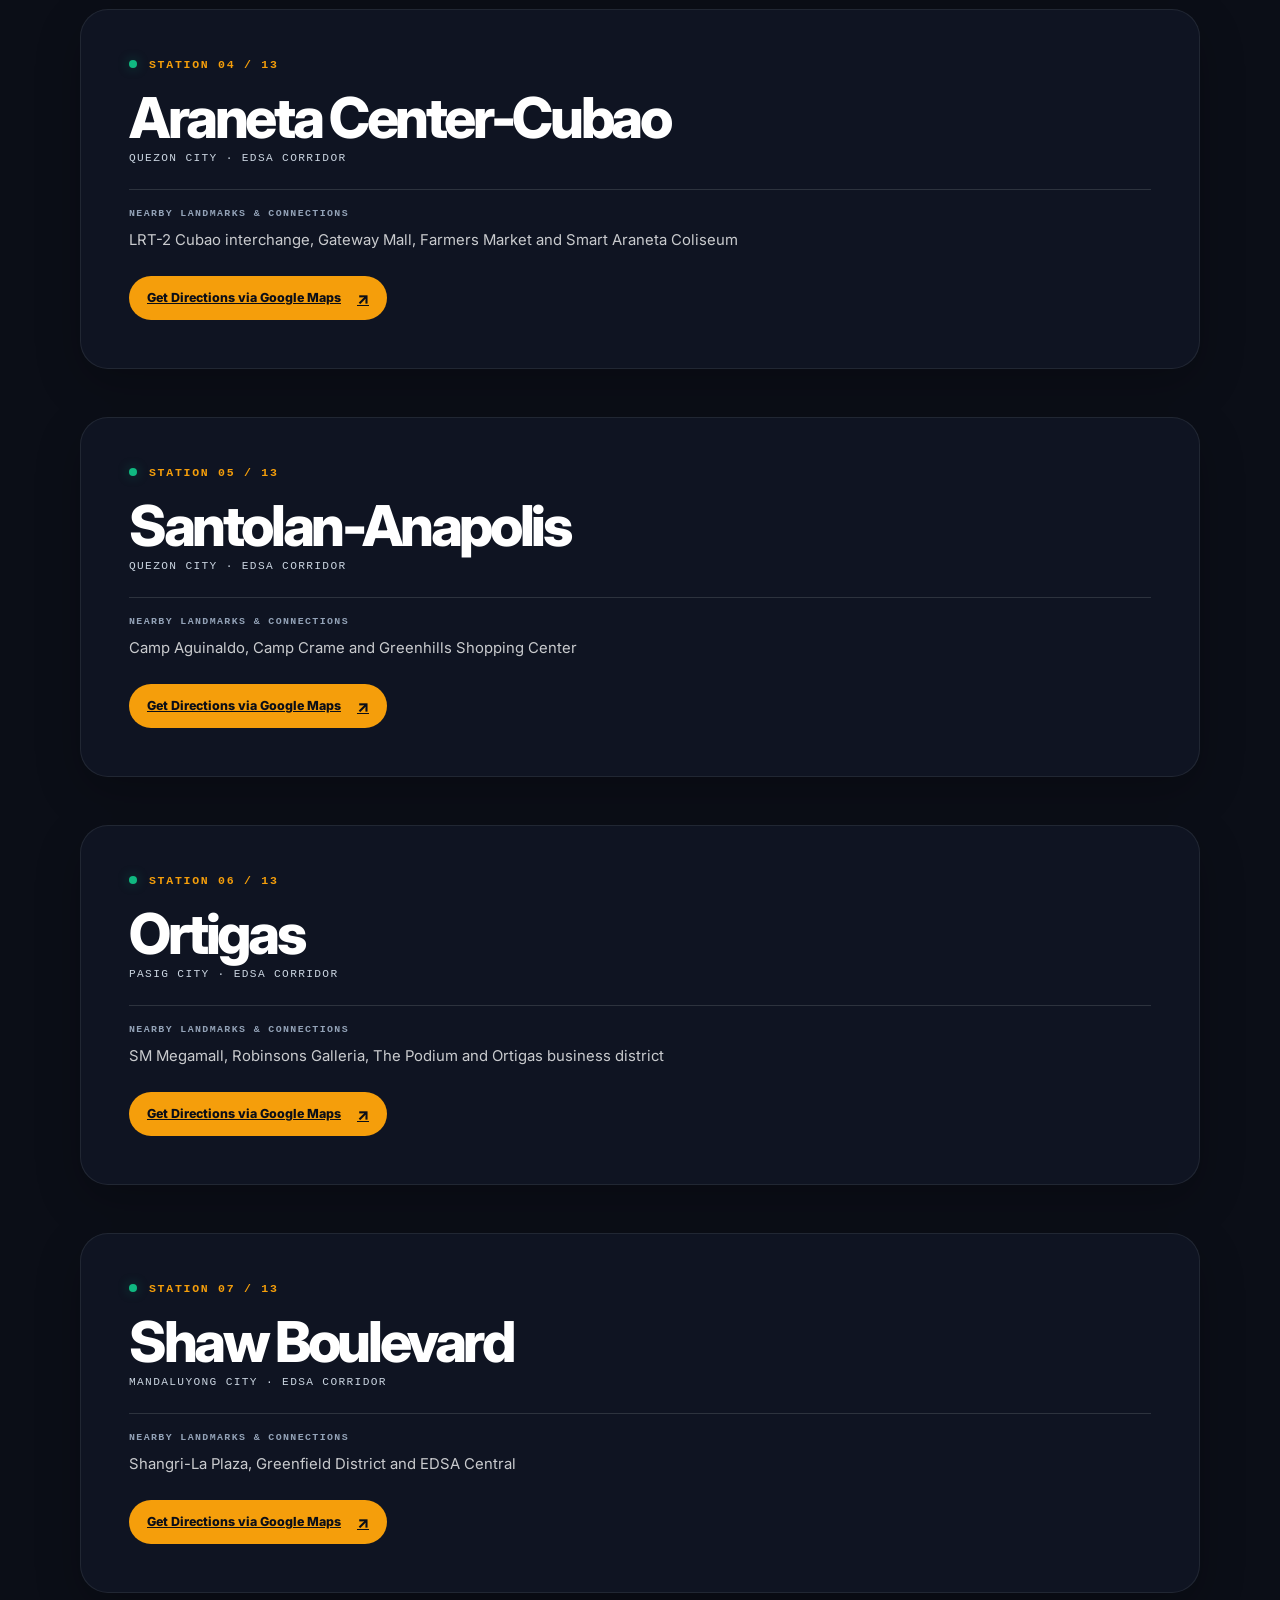
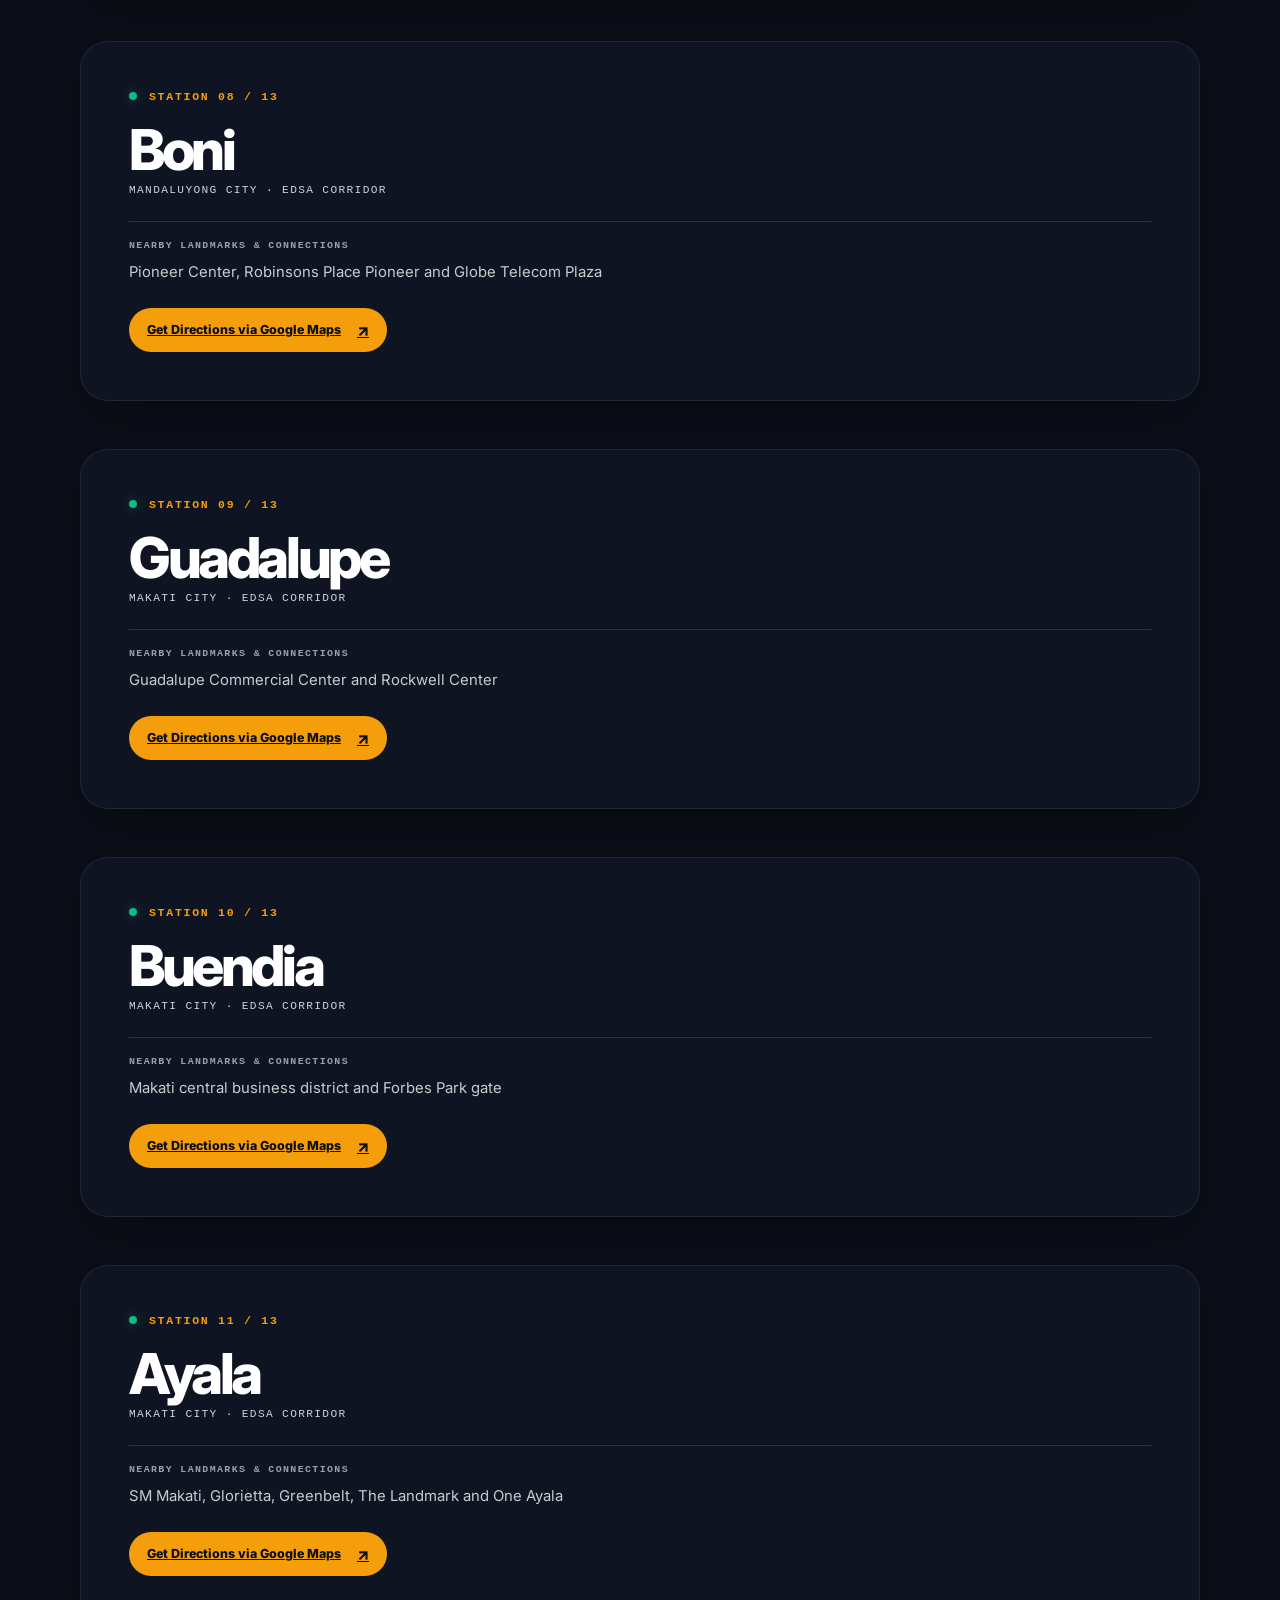
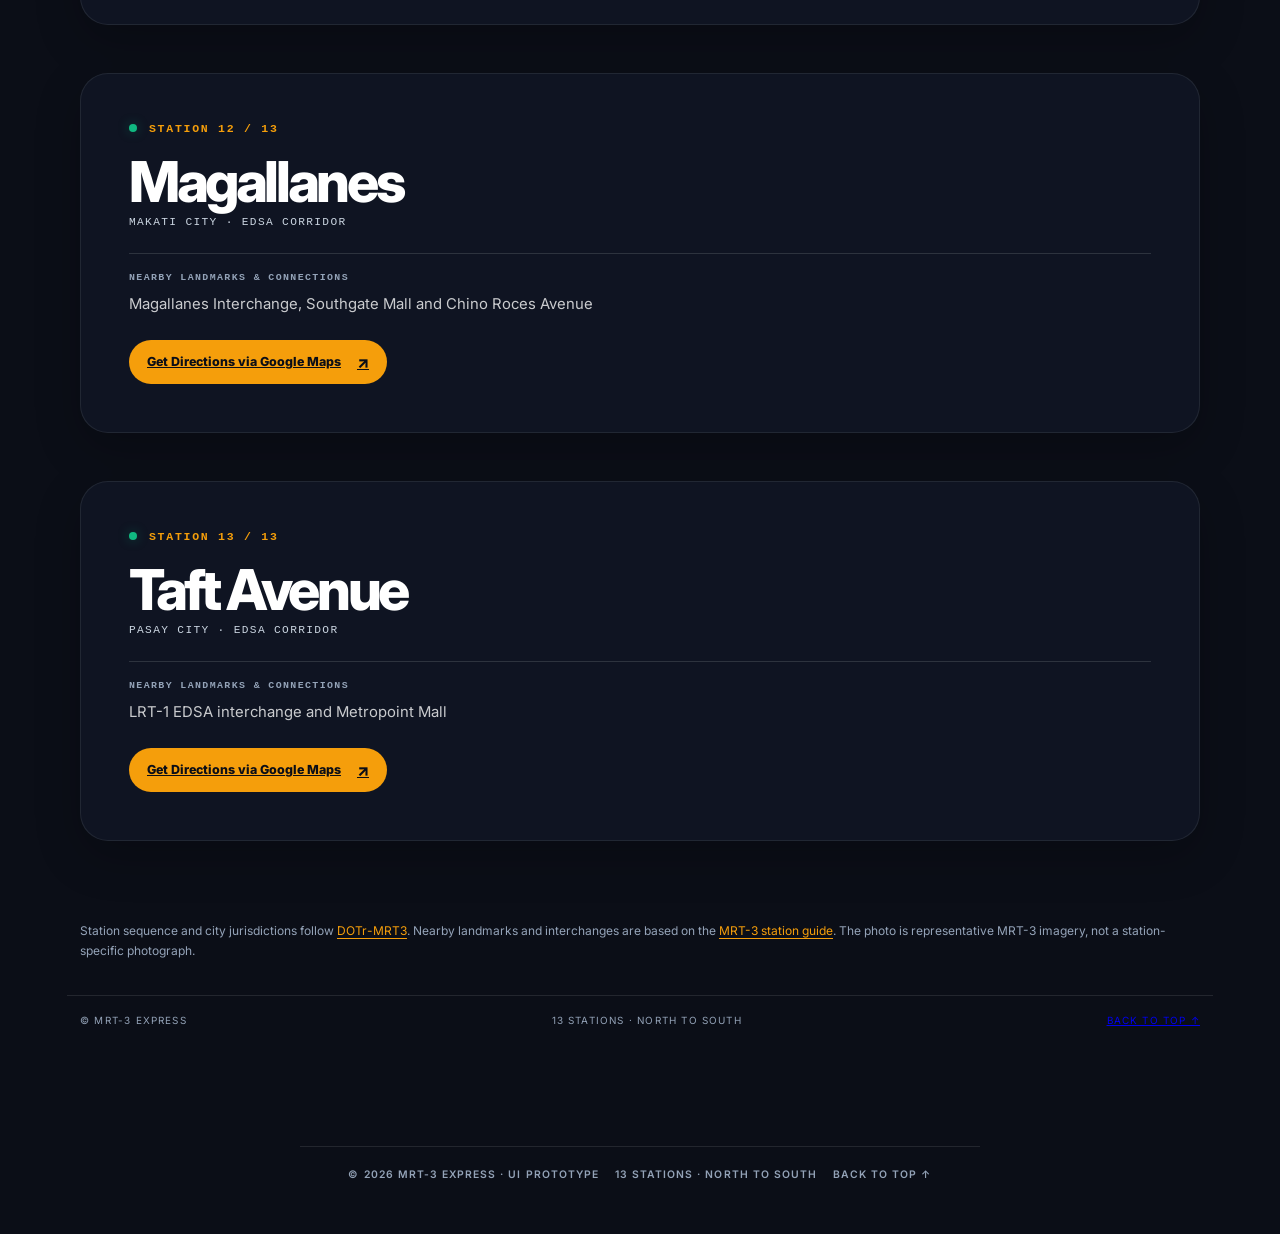
<file: MRT-3-UI-Prototype/stations.html>
<!doctype html>
<html lang="en">
  <head>
    <meta charset="UTF-8" />
    <link rel="stylesheet" href="assets/css/site.css" />
    <meta name="viewport" content="width=device-width, initial-scale=1.0" />
    <meta name="theme-color" content="#0b0e17" />
    <meta name="description" content="Explore MRT-3 stations from North Avenue to Taft Avenue, with nearby landmarks and Google Maps directions." />
    <title>View MRT Stations - MRT-3 Express</title>
  </head>
  <body id="top">
    <header class="header site-header">
  <a class="logo" href="index.html">MRT-3 Express</a>
  <div class="nav-container">
    <nav class="main-nav" aria-label="Main navigation">
      <a href="index.html">Home</a><a href="stations.html">View MRT Stations</a><a href="map.html">Line Map</a><a href="booking.html">Fares &amp; Ticketing</a><a href="account.html">Account Details</a>
    </nav>
    <button id="signOutButton" class="header-signout" type="button" hidden><svg aria-hidden="true" viewBox="0 0 24 24" fill="none" xmlns="http://www.w3.org/2000/svg"><path d="M10 17l5-5-5-5M15 12H3m9-8h5a2 2 0 0 1 2 2v12a2 2 0 0 1-2 2h-5" stroke="currentColor" stroke-width="1.7" stroke-linecap="round" stroke-linejoin="round"/></svg><span>Sign out</span></button>
    <div class="system-status"><i aria-hidden="true"></i><span id="liveClock">UI DEMO · MRT-3</span></div>
  </div>
</header>
    <main class="stations-page">
      <section class="stations-heading" aria-labelledby="stationsTitle">
        <div><span class="station-eyebrow">MRT-3 / STATION DIRECTORY</span><h1 id="stationsTitle">View MRT <span>Stations</span></h1><p>Travel north to south along EDSA. Explore nearby landmarks, interchanges, and directions for each stop.</p></div>
        <div class="route-summary"><span>01</span><i></i><span>13</span><small>NORTH AVENUE — TAFT AVENUE</small></div>
      </section>
      <div class="station-stack" id="stationStack" role="list" aria-label="MRT-3 stations, ordered north to south"></div>
      <p class="station-attribution">Station sequence and city jurisdictions follow <a href="https://www.dotrmrt3.gov.ph/about-us" target="_blank" rel="noopener noreferrer">DOTr-MRT3</a>. Nearby landmarks and interchanges are based on the <a href="https://www.mrt3.com/index.html/menu-stations" target="_blank" rel="noopener noreferrer">MRT-3 station guide</a>. The photo is representative MRT-3 imagery, not a station-specific photograph.</p>
      <footer class="stations-footer"><span>© MRT-3 EXPRESS</span><span>13 STATIONS · NORTH TO SOUTH</span><a href="#stationsTitle">BACK TO TOP ↑</a></footer>
    </main>
    <footer class="portal-footer" aria-label="MRT-3 Express footer"><span>© 2026 MRT-3 EXPRESS · UI PROTOTYPE</span><a href="stations.html">13 STATIONS · NORTH TO SOUTH</a><a href="#top" onclick="window.scrollTo({top:0,behavior:'smooth'});return false;">BACK TO TOP ↑</a></footer>
    <script src="assets/js/app.js"></script>
  </body>
</html>
</file>
<file: MRT-3-UI-Prototype/assets/css/site.css>
@import url("https://fonts.googleapis.com/css2?family=Inter:wght@300;400;500;600;700;800&display=swap");

/* ===== index.css ===== */
/* INTERACTIVE LINE MAP STYLING */
.line-map-wrapper {
  overflow-x: auto;
  padding: 20px 0;
}

.station-node-container {
  display: flex;
  justify-content: space-between;
  align-items: flex-start;
  min-width: 900px;
  position: relative;
  padding: 0 20px;
}

.station-node-container::before {
  content: "";
  position: absolute;
  top: 20px;
  left: 40px;
  right: 40px;
  height: 4px;
  background: rgba(255, 255, 255, 0.15);
  z-index: 1;
}

.station-node {
  display: flex;
  flex-direction: column;
  align-items: center;
  position: relative;
  z-index: 2;
  cursor: pointer;
  transition: transform 0.2s ease;
}

.station-node:hover {
  transform: translateY(-2px);
}

.station-node .circle {
  width: 40px;
  height: 40px;
  border-radius: 50%;
  background: var(--bg);
  border: 3px solid var(--border);
  display: flex;
  align-items: center;
  justify-content: center;
  font-size: 0.8rem;
  font-weight: 800;
  color: var(--text-muted);
  margin-bottom: 10px;
  transition: all 0.2s ease;
}

.station-node span {
  font-size: 0.72rem;
  font-weight: 700;
  color: var(--text-muted);
  text-align: center;
  line-height: 1.2;
}

.station-node.selected .circle {
  background: var(--accent-gold);
  border-color: #ffffff;
  color: #0b0e17;
  box-shadow: 0 0 15px rgba(245, 158, 11, 0.5);
}

.station-node.selected span {
  color: var(--accent-gold);
}

.station-node:focus-visible .circle {
  outline: 3px solid rgba(245, 158, 11, 0.5);
  outline-offset: 4px;
}

#quickBookPass.quick-book-disabled {
  opacity: 0.45;
  pointer-events: none;
  cursor: not-allowed;
}

/* Persistent live train elements move in place between tracker refreshes. */
.train-marker-position {
  position: absolute;
  top: -14px;
  transform: translateX(-50%);
  transition: left 900ms cubic-bezier(0.2, 0.7, 0.2, 1);
}

.home-train-marker {
  padding: 3px 9px;
  border: 1px solid rgba(255, 255, 255, 0.9);
  border-radius: 99px;
  background: var(--accent-gold);
  color: #0b0e17;
  font-size: 0.68rem;
  font-weight: 800;
  white-space: nowrap;
  box-shadow: 0 3px 12px rgba(245, 158, 11, 0.28);
}

.home-train-card {
  padding: 14px;
  border: 1px solid var(--border);
  border-radius: 12px;
  background: rgba(11, 14, 23, 0.6);
}

.home-train-card-heading {
  display: flex;
  justify-content: space-between;
  align-items: center;
  margin-bottom: 4px;
}

.home-train-card-heading strong {
  color: var(--accent-gold);
  font-size: 0.85rem;
}
.home-train-card-heading span {
  padding: 2px 8px;
  border-radius: 99px;
  background: rgba(16, 185, 129, 0.15);
  color: var(--accent-green);
  font-size: 0.7rem;
  font-weight: 700;
}
.home-train-status {
  color: var(--text-primary);
  font-size: 0.82rem;
  font-weight: 700;
}
.train-tracker-closed {
  padding-top: 10px;
  color: var(--accent-gold);
  font-size: 0.8rem;
  font-weight: 700;
  text-align: center;
}
.train-closed-card {
  grid-column: 1 / -1;
  padding: 24px;
  border: 1px solid var(--border);
  border-radius: 14px;
  background: rgba(11, 14, 23, 0.8);
  color: var(--text-muted);
  font-size: 0.82rem;
}
.train-closed-card strong,
.train-closed-card span {
  display: block;
}
.train-closed-card strong {
  margin-bottom: 6px;
  color: var(--text-primary);
  font-size: 0.95rem;
}

@media (prefers-reduced-motion: reduce) {
  .train-marker-position {
    transition-duration: 0.01ms;
  }
}


/* ===== style.css ===== */
500;600;700;800&display=swap");

/* Shared site effects and ambient transit-inspired color. */
body::after {
  content: "";
  position: fixed;
  inset: 0;
  z-index: -1;
  pointer-events: none;
  background:
    radial-gradient(
      ellipse at 12% 8%,
      rgba(245, 158, 11, 0.11),
      transparent 34%
    ),
    radial-gradient(
      ellipse at 88% 32%,
      rgba(24, 115, 166, 0.1),
      transparent 32%
    );
}

.reading-progress {
  position: fixed;
  z-index: 1000;
  top: 0;
  left: 0;
  width: 100%;
  height: 3px;
  pointer-events: none;
  transform: scaleX(0);
  transform-origin: left center;
  background: linear-gradient(90deg, #f59e0b, #fde68a 55%, #10b981);
  box-shadow: 0 0 12px rgba(245, 158, 11, 0.6);
  will-change: transform;
}

.reveal-on-scroll {
  opacity: 0;
  transform: translateY(14px);
  transition:
    opacity 520ms ease,
    transform 520ms cubic-bezier(0.2, 0.7, 0.2, 1);
  transition-delay: var(--reveal-delay, 0ms);
}

.reveal-on-scroll.is-revealed {
  opacity: 1;
  transform: translateY(0);
}
body.page-fade-in {
  animation: site-page-in 360ms ease-out both;
}
body.page-fade-out {
  opacity: 0;
  transition: opacity 180ms ease;
}

@keyframes site-page-in {
  from {
    opacity: 0.55;
  }
  to {
    opacity: 1;
  }
}

/* ==========================================================================
   1. GLOBAL VARIABLES & RESET
   ========================================================================== */
:root {
  --bg: #0b0e17;
  --card-bg: rgba(18, 24, 38, 0.85);
  --card-border: rgba(255, 255, 255, 0.08);
  --text-primary: #ffffff;
  --text-muted: #94a3b8;
  --accent-gold: #f59e0b;
  --accent-gold-hover: #d97706;
  --accent-green: #10b981;
  --border: rgba(255, 255, 255, 0.12);
  --border-hover: rgba(245, 158, 11, 0.4);
  --header-bg: rgba(11, 14, 23, 0.85);
  --shadow: 0 25px 50px -12px rgba(0, 0, 0, 0.7);
}

* {
  margin: 0;
  padding: 0;
  box-sizing: border-box;
  font-family:
    "Plus Jakarta Sans",
    -apple-system,
    sans-serif;
}

body {
  background-color: var(--bg);
  color: var(--text-primary);
  min-height: 100vh;
  display: flex;
  flex-direction: column;
  position: relative;
  overflow-x: hidden;
}

/* ==========================================================================
   2. HEADER & NAVBAR
   ========================================================================== */
.header {
  background: var(--header-bg);
  backdrop-filter: blur(8px);
  -webkit-backdrop-filter: blur(8px);
  border-bottom: 1px solid var(--border);
  padding: 1rem 3rem;
  display: flex;
  justify-content: space-between;
  align-items: center;
  position: sticky;
  top: 0;
  z-index: 50;
}

.logo {
  font-size: 1.25rem;
  font-weight: 800;
  letter-spacing: -0.03em;
  color: var(--text-primary);
  display: flex;
  align-items: center;
  gap: 10px;
}

.logo::before {
  content: "≈";
  display: inline-flex;
  align-items: center;
  justify-content: center;
  width: 28px;
  height: 28px;
  background: var(--accent-gold);
  color: #0b0e17;
  border-radius: 8px;
  font-weight: 900;
  font-size: 1.1rem;
}

.nav-container {
  display: flex;
  align-items: center;
  gap: 32px;
}

nav {
  display: flex;
  align-items: center;
  gap: 8px;
}

nav a {
  text-decoration: none;
  color: var(--text-muted);
  font-size: 0.875rem;
  font-weight: 600;
  padding: 8px 16px;
  border-radius: 99px;
  transition: all 0.2s ease;
  white-space: nowrap;
}

nav a:hover {
  color: var(--text-primary);
  background: rgba(255, 255, 255, 0.05);
}

nav a.active {
  color: #0b0e17;
  background: var(--accent-gold);
  font-weight: 800;
  box-shadow: 0 4px 14px rgba(245, 158, 11, 0.24);
}

nav a.active:hover {
  color: #0b0e17;
  background: #fbbf24;
}

.header-btn {
  text-decoration: none;
  background: var(--accent-gold);
  color: #0b0e17;
  font-size: 0.85rem;
  font-weight: 800;
  padding: 10px 20px;
  border-radius: 99px;
  transition: all 0.2s ease;
}

.header-btn:hover {
  background: var(--accent-gold-hover);
}

/* ==========================================================================
   3. MAIN LAYOUT & OVERLAP FIXES
   ========================================================================== */
.main-container {
  max-width: 1200px;
  width: 100%;
  margin: 0 auto;
  padding: 32px 24px 60px 24px;
  display: flex;
  flex-direction: column;
  gap: 32px;
  position: relative;
  z-index: 1;
}

.card {
  position: relative;
  width: 100%;
  background: var(--card-bg);
  border: 1px solid var(--card-border);
  border-radius: 24px;
  backdrop-filter: blur(6px);
  -webkit-backdrop-filter: blur(6px);
  box-shadow: var(--shadow);
  margin-bottom: 0;
}

.status-grid {
  display: grid;
  grid-template-columns: repeat(auto-fit, minmax(280px, 1fr));
  gap: 16px;
}

/* ==========================================================================
   4. SHARED INPUT STYLES
   ========================================================================== */
.input-group label {
  font-size: 0.7rem;
  font-weight: 700;
  text-transform: uppercase;
  color: var(--text-muted);
  letter-spacing: 0.05em;
  display: block;
  margin-bottom: 8px;
}

.input-group input,
.input-group select {
  width: 100%;
  padding: 12px 16px;
  background: rgba(11, 14, 23, 0.6);
  border: 1px solid var(--border);
  border-radius: 12px;
  color: var(--text-primary);
  font-size: 0.9rem;
  outline: none;
  transition: border-color 0.2s ease;
}

.input-group input:focus,
.input-group select:focus {
  border-color: var(--accent-gold);
}

.btn-primary {
  background: var(--accent-gold);
  color: #0b0e17;
  border: none;
  font-weight: 800;
  font-size: 0.9rem;
  border-radius: 12px;
  cursor: pointer;
  transition: background 0.2s ease;
}

.btn-primary:hover {
  background: var(--accent-gold-hover);
}

/* ==========================================================================
   5. PASS SELECTION TABS (BOOKING)
   ========================================================================== */
.pass-type-tabs {
  display: flex;
  gap: 10px;
  margin-bottom: 24px;
  background: rgba(11, 14, 23, 0.6);
  padding: 6px;
  border-radius: 14px;
  border: 1px solid var(--border);
}

.tab-btn {
  flex: 1;
  padding: 10px 14px;
  background: transparent;
  border: none;
  color: var(--text-muted);
  font-size: 0.82rem;
  font-weight: 700;
  border-radius: 10px;
  cursor: pointer;
  transition: all 0.2s ease;
}

.tab-btn.active {
  background: var(--accent-gold);
  color: #0b0e17;
  box-shadow: 0 4px 12px rgba(245, 158, 11, 0.2);
}

.tab-content {
  display: none;
}

.tab-content.active {
  display: block;
}

/* ==========================================================================
   6. INTERACTIVE LINE MAP STYLING (INDEX/HOME)
   ========================================================================== */
.line-map-wrapper {
  overflow-x: auto;
  padding: 24px;
}

.station-node-container {
  display: flex;
  justify-content: space-between;
  align-items: flex-start;
  min-width: 900px;
  position: relative;
  padding: 0 20px;
}

.station-node-container::before {
  content: "";
  position: absolute;
  top: 20px;
  left: 40px;
  right: 40px;
  height: 4px;
  background: rgba(255, 255, 255, 0.15);
  z-index: 1;
}

.station-node {
  display: flex;
  flex-direction: column;
  align-items: center;
  position: relative;
  z-index: 2;
  cursor: pointer;
  transition: transform 0.2s ease;
}

.station-node:hover {
  transform: translateY(-2px);
}

.station-node .circle {
  width: 40px;
  height: 40px;
  border-radius: 50%;
  background: var(--bg);
  border: 3px solid var(--border);
  display: flex;
  align-items: center;
  justify-content: center;
  font-size: 0.8rem;
  font-weight: 800;
  color: var(--text-muted);
  margin-bottom: 10px;
  transition: all 0.2s ease;
}

.station-node span {
  font-size: 0.72rem;
  font-weight: 700;
  color: var(--text-muted);
  text-align: center;
  line-height: 1.2;
}

.station-node.selected .circle {
  background: var(--accent-gold);
  border-color: #ffffff;
  color: #0b0e17;
  box-shadow: 0 0 15px rgba(245, 158, 11, 0.5);
}

.station-node.selected span {
  color: var(--accent-gold);
}

/* ==========================================================================
   7. LEAFLET INTERACTIVE MAP STYLING
   ========================================================================== */
#map {
  width: 100%;
  height: 100%;
  background-color: #0b0e17 !important;
}

.leaflet-container {
  background-color: #0b0e17 !important;
}

.map-wrapper {
  max-width: 1200px;
  margin: 30px auto;
  padding: 0 24px;
}

.map-header {
  margin-bottom: 20px;
  display: flex;
  justify-content: space-between;
  align-items: center;
  flex-wrap: wrap;
  gap: 12px;
}

.map-title {
  font-size: 2rem;
  font-weight: 800;
  margin-bottom: 4px;
  color: #ffffff;
}

.map-subtitle {
  color: #9ca3af;
  font-size: 0.9rem;
  margin: 0;
}

.status-badge {
  background: rgba(245, 158, 11, 0.15);
  border: 1px solid #f59e0b;
  color: #f59e0b;
  font-weight: 700;
  padding: 8px 16px;
  border-radius: 99px;
  font-size: 0.85rem;
}

.map-container {
  position: relative;
  width: 100%;
  height: 75vh;
  min-height: 550px;
  border-radius: 20px;
  overflow: hidden;
  border: 1px solid rgba(255, 255, 255, 0.1);
  box-shadow: 0 10px 30px rgba(0, 0, 0, 0.5);
}

.mrt3-station-node {
  background: #f59e0b;
  border: 2px solid #ffffff;
  border-radius: 50%;
  box-shadow:
    0 0 12px #f59e0b,
    0 0 20px #f59e0b;
}

.custom-train-container {
  background: transparent;
  border: none;
}

.mrt3-train-marker {
  background: #f59e0b;
  color: #0b0e17;
  border: 2px solid #ffffff;
  border-radius: 50px;
  font-size: 11px;
  font-weight: 800;
  padding: 4px 10px;
  display: flex;
  align-items: center;
  gap: 4px;
  white-space: nowrap;
  box-shadow: 0 0 15px rgba(245, 158, 11, 0.9);
  transform: translate(-50%, -50%);
}

.leaflet-popup-content-wrapper {
  background: rgba(18, 24, 38, 0.95) !important;
  color: #f3f4f6 !important;
  border: 1px solid rgba(255, 255, 255, 0.1);
  border-radius: 12px !important;
  backdrop-filter: blur(8px);
}

.leaflet-popup-tip {
  background: rgba(18, 24, 38, 0.95) !important;
}

/* ==========================================================================
   8. DAILY TRANSIT TIMETABLE TABLE STYLING
   ========================================================================== */
.timetable-header {
  display: flex;
  justify-content: space-between;
  align-items: flex-start;
  padding: 24px 32px 16px 32px;
}

.timetable-title {
  font-size: 1.5rem;
  font-weight: 800;
  color: var(--text-primary);
  margin-bottom: 4px;
}

.timetable-subtitle {
  font-size: 0.85rem;
  color: var(--text-muted);
}

.station-select-dropdown {
  background: rgba(11, 14, 23, 0.7);
  border: 1px solid var(--border);
  color: var(--text-primary);
  padding: 8px 16px;
  border-radius: 10px;
  font-size: 0.82rem;
  font-weight: 600;
  outline: none;
  cursor: pointer;
}

.timetable-container {
  width: 100%;
  overflow-x: auto;
}

.timetable-table {
  width: 100%;
  border-collapse: collapse;
  text-align: left;
}

.timetable-table th {
  font-size: 0.7rem;
  font-weight: 800;
  text-transform: uppercase;
  letter-spacing: 0.06em;
  color: var(--text-muted);
  padding: 16px 24px;
  border-bottom: 1px solid var(--card-border);
}

.timetable-table td {
  padding: 18px 24px;
  font-size: 0.88rem;
  border-bottom: 1px solid rgba(255, 255, 255, 0.04);
  vertical-align: middle;
}

.timetable-table tr:last-child td {
  border-bottom: none;
}

.timetable-table tr:hover {
  background: rgba(255, 255, 255, 0.02);
}

.td-dep-station {
  font-weight: 800;
  color: var(--text-primary);
}

.td-destination {
  color: var(--text-muted);
  font-weight: 500;
}

.td-train-id {
  color: var(--accent-gold);
  font-weight: 800;
}

.td-time {
  font-weight: 800;
  color: var(--text-primary);
}

.td-platform {
  color: var(--text-muted);
  font-weight: 500;
}

.td-fare {
  font-weight: 800;
  color: var(--text-primary);
}

.action-link {
  color: var(--accent-gold);
  text-decoration: none;
  font-weight: 800;
  font-size: 0.85rem;
  transition: color 0.2s ease;
}

.action-link:hover {
  color: var(--accent-gold-hover);
  text-decoration: underline;
}

.status-pill {
  display: inline-block;
  padding: 4px 12px;
  border-radius: 99px;
  font-size: 0.72rem;
  font-weight: 700;
  text-align: center;
}

.status-pill.departed {
  background: rgba(148, 163, 184, 0.15);
  color: var(--text-muted);
}

.status-pill.boarding {
  background: rgba(245, 158, 11, 0.15);
  color: var(--accent-gold);
}

.status-pill.ontime {
  background: rgba(16, 185, 129, 0.15);
  color: var(--accent-green);
}

/* More tactile shared controls and surfaces. */
nav a {
  transition:
    color 180ms ease,
    background-color 180ms ease,
    transform 180ms ease,
    box-shadow 180ms ease;
}
nav a:hover {
  transform: translateY(-1px);
}
.header-btn {
  position: relative;
  overflow: hidden;
  box-shadow: 0 5px 18px rgba(245, 158, 11, 0.18);
  transition:
    transform 180ms ease,
    background-color 180ms ease,
    box-shadow 180ms ease;
}
.header-btn:hover {
  transform: translateY(-2px);
  box-shadow: 0 9px 24px rgba(245, 158, 11, 0.28);
}
.card {
  transition:
    transform 240ms ease,
    border-color 240ms ease,
    box-shadow 240ms ease;
}
.card:hover {
  border-color: rgba(245, 158, 11, 0.2);
  box-shadow:
    0 28px 58px -20px rgba(0, 0, 0, 0.75),
    0 0 24px rgba(245, 158, 11, 0.045);
}
.input-group input:focus,
.input-group select:focus {
  box-shadow: 0 0 0 3px rgba(245, 158, 11, 0.13);
}
.btn-primary {
  transition:
    background 200ms ease,
    transform 200ms ease,
    box-shadow 200ms ease,
    filter 200ms ease;
  box-shadow: 0 7px 18px rgba(245, 158, 11, 0.18);
}
.btn-primary:hover {
  transform: translateY(-2px);
  box-shadow: 0 11px 26px rgba(245, 158, 11, 0.28);
}
.btn-primary:active,
.header-btn:active {
  transform: translateY(1px) scale(0.99);
}
@media (prefers-reduced-motion: reduce) {
  html:focus-within {
    scroll-behavior: auto;
  }
  *,
  *::before,
  *::after {
    animation-duration: 0.01ms !important;
    animation-iteration-count: 1 !important;
    scroll-behavior: auto !important;
    transition-duration: 0.01ms !important;
  }
}


/* ===== booking.css ===== */
/* Refined focus, hover, and transition states */
.schedule-banner,
.simulation-bar,
.form-card,
.summary-card {
  backdrop-filter: blur(14px);
  box-shadow: 0 18px 44px rgba(0, 0, 0, 0.18);
}
.form-card,
.summary-card {
  transition:
    transform 0.24s ease,
    border-color 0.24s ease,
    box-shadow 0.24s ease;
}
.form-card:hover,
.summary-card:hover {
  border-color: rgba(255, 255, 255, 0.18);
  box-shadow: 0 22px 52px rgba(0, 0, 0, 0.26);
}
.tab-btn {
  position: relative;
  overflow: hidden;
  transition:
    color 0.22s ease,
    background-color 0.22s ease,
    box-shadow 0.22s ease,
    transform 0.22s ease;
}
.tab-btn:hover {
  color: var(--text-primary);
  transform: translateY(-1px);
}
.tab-btn.active:hover {
  color: #0b0e17;
}
.pass-type-tabs .tab-btn {
  transition:
    color 0.22s ease,
    background-color 0.22s ease,
    box-shadow 0.22s ease,
    transform 0.22s ease;
}
.tab-btn:active,
.text-button:active,
#submitPassBtn:active {
  transform: translateY(1px) scale(0.99);
}
.text-button {
  transition:
    color 0.18s ease,
    transform 0.18s ease;
}
.text-button:hover {
  color: #ffd176;
}
.input-group input,
.input-group select,
.simulation-bar input {
  transition:
    border-color 0.18s ease,
    box-shadow 0.18s ease,
    background-color 0.18s ease;
}
.input-group input:focus,
.input-group select:focus,
.simulation-bar input:focus {
  outline: none;
  border-color: var(--accent-gold);
  box-shadow: 0 0 0 3px rgba(245, 158, 11, 0.15);
}
.fare-option {
  transition:
    background-color 0.18s ease,
    padding 0.18s ease;
}
.fare-option:hover {
  background: rgba(245, 158, 11, 0.08);
}
#submitPassBtn {
  transition:
    transform 0.18s ease,
    filter 0.18s ease,
    opacity 0.18s ease,
    box-shadow 0.18s ease;
}
#submitPassBtn:not(:disabled):hover {
  filter: brightness(1.08);
  box-shadow: 0 8px 24px rgba(245, 158, 11, 0.2);
  transform: translateY(-1px);
}
.validation-message {
  animation: message-in 0.2s ease both;
}
.tab-enter {
  animation: panel-in 0.26s cubic-bezier(0.2, 0.75, 0.25, 1) both;
}
.issued-ticket.is-entering {
  animation: ticket-in 0.28s cubic-bezier(0.2, 0.75, 0.25, 1) both;
}
.issued-ticket.is-leaving {
  opacity: 0;
  transform: translateY(-5px);
  transition:
    opacity 0.16s ease,
    transform 0.16s ease;
}
.issued-ticket img {
  transition:
    transform 0.2s ease,
    box-shadow 0.2s ease;
}
.issued-ticket img:hover {
  transform: scale(1.025);
  box-shadow: 0 8px 26px rgba(0, 0, 0, 0.2);
}
.issued-ticket img.qr-error {
  opacity: 0.25;
}
@keyframes panel-in {
  from {
    opacity: 0.55;
    transform: translateY(7px);
  }
  to {
    opacity: 1;
    transform: translateY(0);
  }
}
@keyframes ticket-in {
  from {
    opacity: 0;
    transform: translateY(9px) scale(0.99);
  }
  to {
    opacity: 1;
    transform: translateY(0) scale(1);
  }
}
@keyframes message-in {
  from {
    opacity: 0;
    transform: translateY(-4px);
  }
  to {
    opacity: 1;
    transform: translateY(0);
  }
}
@media (prefers-reduced-motion: reduce) {
  *,
  *::before,
  *::after {
    scroll-behavior: auto !important;
    animation-duration: 0.01ms !important;
    animation-iteration-count: 1 !important;
    transition-duration: 0.01ms !important;
  }
}
.field-guidance {
  display: block;
  color: var(--text-muted);
  font-size: 0.72rem;
  line-height: 1.45;
  margin-top: 7px;
}
.payment-section {
  margin: 0 0 17px;
  padding: 17px;
  border: 1px solid rgba(0, 125, 255, 0.28);
  border-radius: 15px;
  background: linear-gradient(
    145deg,
    rgba(0, 125, 255, 0.08),
    rgba(11, 14, 23, 0.72) 55%
  );
  box-shadow: inset 0 1px rgba(255, 255, 255, 0.035);
}
.payment-heading {
  display: flex;
  align-items: center;
  justify-content: space-between;
  margin-bottom: 13px;
}
.payment-heading h3 {
  font-size: 1rem;
  margin-top: 3px;
}
.payment-kicker {
  color: #69aaff;
  font-size: 0.63rem;
  font-weight: 800;
  letter-spacing: 0.1em;
}
.payment-demo-tag {
  padding: 4px 8px;
  border: 1px solid rgba(245, 158, 11, 0.35);
  border-radius: 99px;
  color: #f7bd5d;
  font-size: 0.6rem;
  font-weight: 800;
  letter-spacing: 0.07em;
}
.payment-choice {
  display: flex;
  align-items: center;
  gap: 10px;
  padding: 11px 12px;
  border: 1px solid rgba(0, 125, 255, 0.38);
  border-radius: 11px;
  background: rgba(0, 125, 255, 0.08);
  cursor: pointer;
}
.payment-choice input {
  accent-color: #1685ff;
}
.gcash-mark {
  display: grid;
  place-items: center;
  width: 32px;
  height: 32px;
  border-radius: 10px;
  background: #0878f9;
  color: #fff;
  font-size: 1.1rem;
  font-weight: 900;
  font-style: italic;
  box-shadow: 0 4px 12px rgba(0, 125, 255, 0.3);
}
.payment-choice-copy {
  display: grid;
  gap: 2px;
  flex: 1;
}
.payment-choice-copy b {
  font-size: 0.82rem;
}
.payment-choice-copy small {
  color: var(--text-muted);
  font-size: 0.69rem;
}
.payment-selected {
  color: #83bbff;
  font-size: 0.68rem;
  font-weight: 700;
}
.payment-number-group {
  margin: 13px 0 10px !important;
}
.payment-number-group small {
  display: block;
  margin-top: 7px;
  color: var(--text-muted);
  font-size: 0.69rem;
  line-height: 1.45;
}
.payment-disclaimer {
  margin: 0 0 11px;
  color: #c6a96f;
  font-size: 0.68rem;
  line-height: 1.45;
}
.payment-button {
  width: 100%;
  padding: 12px 14px;
  border: 1px solid rgba(255, 255, 255, 0.14);
  border-radius: 10px;
  background: linear-gradient(100deg, #0878f9, #1766d3);
  color: #fff;
  font-size: 0.82rem;
  font-weight: 800;
  cursor: pointer;
  box-shadow: 0 6px 18px rgba(0, 104, 220, 0.2);
  transition:
    transform 0.18s ease,
    box-shadow 0.18s ease,
    filter 0.18s ease;
}
.payment-button:hover:not(:disabled) {
  transform: translateY(-1px);
  filter: brightness(1.08);
  box-shadow: 0 9px 22px rgba(0, 104, 220, 0.3);
}
.payment-button:disabled {
  opacity: 0.48;
  cursor: not-allowed;
}
.payment-status {
  display: none;
  margin: 10px 0 0;
  font-size: 0.72rem;
  line-height: 1.45;
}
.payment-status.payment-success,
.payment-status.payment-error {
  display: block;
}
.payment-success {
  color: #6ee7b7;
}
.payment-error {
  color: #ff9b91;
}
.booking-page {
  max-width: 1120px;
  margin: 34px auto 70px;
  padding: 0 24px;
}
.page-heading {
  margin-bottom: 22px;
}
.page-heading h1 {
  font-size: 2.2rem;
  font-weight: 800;
  margin: 0 0 6px;
}
.page-heading p {
  color: var(--text-muted);
  font-size: 0.95rem;
  margin: 0;
}
.schedule-banner {
  background: rgba(11, 14, 23, 0.78);
  border: 1px solid var(--border);
  border-radius: 16px;
  padding: 15px 20px;
  margin-bottom: 15px;
  display: flex;
  align-items: center;
  justify-content: space-between;
  gap: 14px;
}
.schedule-banner div {
  font-size: 0.82rem;
}
.schedule-banner strong {
  color: var(--accent-gold);
  display: block;
  margin-bottom: 3px;
}
.schedule-banner span {
  display: block;
  color: var(--text-muted);
}
.schedule-banner > b {
  white-space: nowrap;
  font-size: 0.75rem;
  color: #10b981;
  border: 1px solid #10b981;
  border-radius: 99px;
  padding: 7px 12px;
  background: rgba(16, 185, 129, 0.1);
}
.simulation-bar {
  display: grid;
  grid-template-columns: auto minmax(190px, 240px) auto 1fr;
  align-items: center;
  gap: 12px;
  padding: 13px 16px;
  margin-bottom: 20px;
  background: rgba(11, 14, 23, 0.7);
  border: 1px solid var(--border);
  border-radius: 14px;
}
.simulation-bar label {
  font-size: 0.69rem;
  font-weight: 800;
  letter-spacing: 0.04em;
  color: var(--text-muted);
}
.simulation-bar input {
  min-width: 0;
}
.simulation-bar small {
  color: var(--text-muted);
  font-size: 0.74rem;
}
.text-button {
  border: 0;
  background: none;
  color: var(--accent-gold);
  font-weight: 700;
  cursor: pointer;
}
.pass-type-tabs {
  display: flex;
  gap: 8px;
  margin-bottom: 24px;
  background: rgba(11, 14, 23, 0.7);
  padding: 6px;
  border-radius: 15px;
  border: 1px solid var(--border);
}
.tab-btn {
  flex: 1;
  padding: 12px 10px;
  background: transparent;
  border: 0;
  color: var(--text-muted);
  font-size: 0.82rem;
  font-weight: 700;
  border-radius: 11px;
  cursor: pointer;
  transition: 0.18s;
}
.tab-btn.active {
  background: var(--accent-gold);
  color: #0b0e17;
  box-shadow: 0 4px 12px rgba(245, 158, 11, 0.2);
}
.booking-grid {
  display: grid;
  grid-template-columns: minmax(0, 1fr) minmax(0, 1fr);
  gap: 30px;
  align-items: start;
}
.form-card,
.summary-card {
  padding: 30px;
  margin: 0;
  background: rgba(18, 24, 38, 0.97);
  border: 1px solid var(--border);
  border-radius: 24px;
}
.form-card .input-group {
  margin-bottom: 18px;
}
.input-group label,
.fare-categories legend {
  display: block;
  font-size: 0.69rem;
  font-weight: 800;
  letter-spacing: 0.04em;
  color: var(--text-muted);
  margin-bottom: 7px;
}
.input-group input,
.input-group select,
.simulation-bar input {
  width: 100%;
  box-sizing: border-box;
}
.date-fields {
  display: grid;
  grid-template-columns: 1fr 1fr;
  gap: 12px;
}
.fare-categories {
  border: 0;
  padding: 0;
  margin: 0 0 20px;
  min-width: 0;
}
.fare-categories legend {
  padding: 0;
}
.fare-option {
  display: flex;
  align-items: center;
  gap: 10px;
  padding: 12px;
  background: rgba(11, 14, 23, 0.75);
  border-bottom: 1px solid var(--border);
  cursor: pointer;
}
.fare-option:first-of-type {
  border-radius: 12px 12px 0 0;
}
.fare-option:last-of-type {
  border: 0;
  border-radius: 0 0 12px 12px;
}
.fare-option input {
  accent-color: var(--accent-gold);
}
.fare-option span {
  flex: 1;
}
.fare-option b,
.fare-option small {
  display: block;
}
.fare-option b {
  font-size: 0.84rem;
}
.fare-option small {
  font-size: 0.72rem;
  color: var(--text-muted);
  margin-top: 3px;
}
.fare-option strong {
  font-size: 0.8rem;
  color: var(--accent-gold);
  white-space: nowrap;
}
.fare-option:last-of-type strong {
  color: #10b981;
}
#routeFields .input-group {
  margin-bottom: 18px;
}
#quantityFields {
  margin-bottom: 22px;
}
.hold-notice {
  color: #d7ae63;
  background: rgba(245, 158, 11, 0.1);
  border: 1px solid rgba(245, 158, 11, 0.25);
  border-radius: 10px;
  padding: 10px 12px;
  font-size: 0.78rem;
  line-height: 1.45;
  margin: 0 0 16px;
}
.validation-message {
  display: none;
  color: #ff9b91;
  background: rgba(239, 68, 68, 0.12);
  border: 1px solid rgba(239, 68, 68, 0.3);
  border-radius: 10px;
  padding: 11px 12px;
  font-size: 0.8rem;
  line-height: 1.4;
  margin: 0 0 15px;
}
.validation-message.visible {
  display: block;
}
#submitPassBtn {
  width: 100%;
  padding: 15px;
}
#submitPassBtn:disabled {
  opacity: 0.45;
  cursor: not-allowed;
  filter: grayscale(0.25);
}
.summary-card h2 {
  font-size: 1.15rem;
  margin: 0 0 20px;
  padding-bottom: 13px;
  border-bottom: 1px solid var(--border);
}
.summary-lines {
  display: flex;
  flex-direction: column;
  gap: 14px;
}
.summary-lines > div,
.total-row {
  display: flex;
  justify-content: space-between;
  gap: 12px;
  font-size: 0.9rem;
}
.summary-lines span {
  color: var(--text-muted);
}
#summaryCategory {
  color: var(--accent-gold);
}
.total-row {
  align-items: center;
  border-top: 1px solid var(--border);
  padding-top: 18px;
  margin-top: 18px;
  font-size: 1.1rem;
  font-weight: 800;
}
.total-row strong {
  font-size: 1.4rem;
  color: var(--accent-gold);
  transition: opacity 0.15s;
}
.total-row.invalid {
  opacity: 0.45;
}
.total-row.invalid strong {
  visibility: hidden;
}
.issued-ticket {
  background: rgba(11, 14, 23, 0.9);
  border: 2px dashed var(--accent-gold);
  border-radius: 16px;
  padding: 20px;
  text-align: center;
  margin-top: 24px;
}
.ticket-badge {
  display: inline-block;
  background: var(--accent-gold);
  color: #0b0e17;
  font-size: 0.68rem;
  font-weight: 800;
  padding: 5px 12px;
  border-radius: 99px;
  margin-bottom: 10px;
}
.issued-ticket h3 {
  margin: 0 0 5px;
}
.issued-ticket > p {
  color: var(--text-muted);
  font-size: 0.8rem;
}
.issued-ticket img {
  width: 180px;
  height: 180px;
  object-fit: contain;
  background: #fff;
  padding: 10px;
  border-radius: 12px;
}
.issued-ticket .qr-instruction {
  max-width: 290px;
  margin: 10px auto;
  color: var(--text-primary);
  line-height: 1.45;
}
.issued-ticket > small {
  color: var(--text-muted);
}
.hidden {
  display: none !important;
}
.live-clock {
  font-size: 0.77rem;
  font-weight: 700;
  color: var(--accent-gold);
  background: rgba(245, 158, 11, 0.1);
  padding: 6px 12px;
  border-radius: 99px;
  border: 1px solid var(--border);
  white-space: nowrap;
}
@media (max-width: 760px) {
  .booking-page {
    margin-top: 25px;
    padding: 0 16px;
  }
  .booking-grid {
    grid-template-columns: 1fr;
    gap: 18px;
  }
  .form-card,
  .summary-card {
    padding: 22px;
  }
  .simulation-bar {
    grid-template-columns: 1fr 1fr;
  }
  .simulation-bar small {
    grid-column: 1/-1;
  }
  .simulation-bar label {
    grid-column: 1/-1;
  }
  .pass-type-tabs {
    gap: 4px;
  }
  .tab-btn {
    font-size: 0.72rem;
    padding: 10px 5px;
  }
  .schedule-banner {
    align-items: flex-start;
    flex-direction: column;
  }
  .page-heading h1 {
    font-size: 1.8rem;
  }
}
@media (max-width: 420px) {
  .date-fields {
    grid-template-columns: 1fr;
  }
  .pass-type-tabs {
    flex-direction: column;
  }
}


/* ===== map.css ===== */
/* MRT-3 map page and Leaflet-specific styling. */
#map,
.leaflet-container {
  width: 100%;
  height: 100%;
  background: #111825 !important;
}

.map-wrapper {
  width: calc(100% - 64px);
  max-width: 1720px;
  margin: 32px auto 48px;
  padding: 0;
}

.map-header {
  display: flex;
  justify-content: space-between;
  align-items: center;
  gap: 18px;
  margin-bottom: 18px;
  flex-wrap: wrap;
}

.map-title {
  margin: 0 0 6px;
  color: #fff;
  font-size: clamp(1.75rem, 2.4vw, 2.4rem);
}

.map-subtitle {
  margin: 0;
  color: #aab5c6;
  font-size: 0.92rem;
}

.status-badge {
  display: inline-flex;
  align-items: center;
  gap: 9px;
  padding: 9px 14px;
  border: 1px solid rgba(245, 158, 11, 0.4);
  border-radius: 999px;
  background: rgba(245, 158, 11, 0.1);
  color: #f9bb4c;
  font-size: 0.78rem;
  font-weight: 700;
  white-space: nowrap;
}

.status-dot {
  width: 8px;
  height: 8px;
  border-radius: 50%;
  background: #f59e0b;
  box-shadow: 0 0 10px rgba(245, 158, 11, 0.8);
}

.map-toolbar {
  display: flex;
  align-items: center;
  gap: 9px;
  flex-wrap: wrap;
  margin-bottom: 12px;
  padding: 12px;
  border: 1px solid rgba(255, 255, 255, 0.1);
  border-radius: 15px;
  background: rgba(15, 20, 32, 0.88);
  backdrop-filter: blur(8px);
}

.station-jump {
  display: flex;
  align-items: center;
  gap: 10px;
  min-width: 260px;
}

.station-jump span {
  color: #94a3b8;
  font-size: 0.66rem;
  font-weight: 800;
  letter-spacing: 0.06em;
  white-space: nowrap;
}

.station-jump select {
  min-width: 175px;
  max-width: 260px;
  padding: 9px 34px 9px 12px;
  border: 1px solid rgba(255, 255, 255, 0.14);
  border-radius: 9px;
  background: #101522;
  color: #f3f4f6;
}

.station-jump select:focus {
  outline: 2px solid rgba(245, 158, 11, 0.5);
  outline-offset: 1px;
}

.map-action {
  min-height: 38px;
  padding: 8px 13px;
  border: 1px solid rgba(255, 255, 255, 0.14);
  border-radius: 9px;
  background: rgba(255, 255, 255, 0.05);
  color: #e7ebf2;
  font-size: 0.8rem;
  font-weight: 700;
  cursor: pointer;
  transition:
    background 0.18s ease,
    border-color 0.18s ease,
    transform 0.18s ease,
    color 0.18s ease;
}

.map-action:hover:not(:disabled) {
  transform: translateY(-1px);
  border-color: rgba(245, 158, 11, 0.6);
  background: rgba(245, 158, 11, 0.14);
  color: #ffd074;
}

.map-action:active:not(:disabled) {
  transform: translateY(1px);
}
.map-action:disabled {
  opacity: 0.4;
  cursor: not-allowed;
}

.zoom-action {
  width: 40px;
  padding: 6px;
  color: #fbbf24;
  font-size: 1.25rem;
  line-height: 1;
}

.toolbar-divider {
  height: 26px;
  margin: 0 3px;
  border-left: 1px solid rgba(255, 255, 255, 0.14);
}

.map-gesture-hint {
  margin-left: auto;
  color: #9aa7b9;
  font-size: 0.76rem;
}

.map-container {
  position: relative;
  width: 100%;
  height: clamp(560px, 70vh, 850px);
  min-height: 0;
  overflow: hidden;
  border: 1px solid rgba(255, 255, 255, 0.13);
  border-radius: 18px;
  background: #111825;
  box-shadow: 0 18px 52px rgba(0, 0, 0, 0.38);
}

.map-legend {
  display: flex;
  gap: 20px;
  flex-wrap: wrap;
  padding: 12px 4px 0;
  color: #aeb8c8;
  font-size: 0.75rem;
}

.map-legend span {
  display: inline-flex;
  align-items: center;
  gap: 8px;
}
.map-legend i {
  display: inline-block;
}
.legend-line {
  width: 22px;
  height: 4px;
  border-radius: 5px;
  background: #f59e0b;
  box-shadow: 0 0 8px rgba(245, 158, 11, 0.65);
}
.legend-station {
  width: 10px;
  height: 10px;
  border: 2px solid #fff;
  border-radius: 50%;
  background: #f59e0b;
}
.legend-train {
  width: 17px;
  height: 10px;
  border: 1px solid #fff;
  border-radius: 99px;
  background: #fbbf24;
}

.mrt3-station-node {
  width: 13px !important;
  height: 13px !important;
  border: 2px solid #fff;
  border-radius: 50%;
  background: #f59e0b;
  box-shadow:
    0 0 0 5px rgba(245, 158, 11, 0.18),
    0 0 14px rgba(245, 158, 11, 0.9);
  transition: transform 0.15s ease;
}

.mrt3-station-node:hover {
  transform: scale(1.2);
}
.custom-train-container {
  border: 0;
  background: none;
}

.mrt3-train-marker {
  display: flex;
  align-items: center;
  justify-content: center;
  gap: 4px;
  min-width: 92px;
  padding: 6px 9px;
  border: 1px solid #fff;
  border-radius: 99px;
  background: #fbbf24;
  color: #111827;
  font-size: 10px;
  font-weight: 900;
  white-space: nowrap;
  box-shadow: 0 4px 15px rgba(245, 158, 11, 0.6);
}

.station-popup,
.train-popup {
  display: grid;
  gap: 5px;
  min-width: 150px;
}
.station-popup strong,
.train-popup strong {
  color: #ffc04d;
  font-size: 0.9rem;
}
.station-popup span,
.train-popup span,
.train-popup small {
  color: #c4ccda;
  font-size: 0.75rem;
  line-height: 1.4;
}
.leaflet-popup-content-wrapper {
  border: 1px solid rgba(255, 255, 255, 0.14);
  border-radius: 12px !important;
  background: rgba(18, 24, 38, 0.97) !important;
  color: #f3f4f6 !important;
  backdrop-filter: blur(10px);
}
.leaflet-popup-tip {
  background: rgba(18, 24, 38, 0.97) !important;
}
.leaflet-control-attribution {
  background: rgba(11, 14, 23, 0.72) !important;
  color: #b5becc !important;
}
.leaflet-control-attribution a {
  color: #fbbf24 !important;
}

@media (max-width: 760px) {
  .map-wrapper {
    width: calc(100% - 28px);
    margin: 22px auto 34px;
  }
  .map-container {
    height: 68vh;
    min-height: 470px;
  }
  .station-jump {
    min-width: 100%;
    justify-content: space-between;
  }
  .station-jump select {
    flex: 1;
    max-width: none;
  }
  .map-gesture-hint {
    width: 100%;
    margin: 0;
    padding: 2px 3px 0;
  }
  .toolbar-divider {
    display: none;
  }
}

@media (max-width: 440px) {
  .map-container {
    height: 66vh;
    min-height: 420px;
  }
  .map-toolbar {
    gap: 7px;
    padding: 9px;
  }
  .map-action {
    padding: 7px 10px;
  }
  .zoom-action {
    width: 38px;
  }
  .map-legend {
    gap: 12px;
  }
}


/* ===== account.css ===== */
.account-page{min-height:calc(100vh - 88px);padding:48px 20px 72px;display:grid;place-items:center;background:radial-gradient(ellipse at 50% 0,rgba(245,158,11,.08),transparent 55%)}
.account-card{width:min(100%,600px);padding:clamp(22px,5vw,42px);border:1px solid var(--border);border-radius:22px;background:rgba(18,23,36,.96);box-shadow:0 24px 72px rgba(0,0,0,.3)}
.account-card .back-link{display:inline-block;margin-bottom:26px;color:var(--text-muted);font-size:.86rem;text-decoration:none}.account-card .back-link:hover{color:var(--accent-gold)}
.account-heading{margin-bottom:25px}.account-kicker{color:var(--accent-gold);font-size:.7rem;font-weight:800;letter-spacing:.13em}.account-heading h1{margin:8px 0 9px;color:var(--text-primary);font-size:clamp(1.8rem,5vw,2.4rem);letter-spacing:-.04em}.account-heading p,.success-dialog p{margin:0;color:var(--text-muted);font-size:.92rem;line-height:1.6}
.account-tabs{display:grid;grid-template-columns:1fr 1fr;gap:5px;margin-bottom:25px;padding:5px;border:1px solid var(--border);border-radius:12px;background:rgba(11,14,23,.56)}.account-tab{min-height:44px;border:0;border-radius:8px;background:transparent;color:var(--text-muted);font:inherit;font-size:.9rem;font-weight:700;cursor:pointer}.account-tab.is-active{background:var(--accent-gold);color:#15130d}.account-tab:focus-visible,.account-submit:focus-visible,.remove-file:focus-visible{outline:3px solid #fff;outline-offset:3px}
.account-form{display:grid;gap:17px}.account-form[hidden],.upload-panel[hidden],.dialog-backdrop[hidden],.file-preview[hidden]{display:none}.form-grid{display:grid;grid-template-columns:1fr 1fr;gap:14px}.form-field{display:grid;gap:7px;min-width:0}.form-field label,.form-field legend,.upload-title{color:var(--text-primary);font-size:.83rem;font-weight:700}.form-field input,.form-field textarea,.form-field select{width:100%;min-height:47px;padding:12px 13px;border:1px solid #394154;border-radius:10px;background:#0d111c;color:var(--text-primary);font:inherit;font-size:.9rem;outline:none}.form-field textarea{resize:vertical;min-height:78px}.form-field input::placeholder,.form-field textarea::placeholder{color:#81899a}.form-field input:focus,.form-field textarea:focus,.form-field select:focus{border-color:var(--accent-gold);box-shadow:0 0 0 3px rgba(245,158,11,.2)}.form-field [aria-invalid="true"]{border-color:#fb7185}.field-hint,.privacy-note,.demo-note{color:var(--text-muted);font-size:.75rem;line-height:1.5}.field-error{color:#fda4af;font-size:.76rem}.account-type-field{border:0;padding:0;margin:0}.account-type-field legend{margin-bottom:7px}.upload-panel{display:grid;gap:8px;padding:16px;border:1px dashed #596174;border-radius:12px;background:rgba(11,14,23,.48)}.upload-panel input[type=file]{width:100%;color:var(--text-muted);font-size:.8rem}.upload-panel input[type=file]::file-selector-button{margin-right:12px;padding:8px 11px;border:1px solid #566074;border-radius:8px;background:#1c2434;color:var(--text-primary);font:inherit;cursor:pointer}.file-preview{display:flex;align-items:center;gap:12px;margin-top:3px;padding:10px;border:1px solid var(--border);border-radius:10px;background:#0d111c}.file-preview img{width:48px;height:48px;object-fit:cover;border-radius:7px}.file-icon{display:grid;place-items:center;width:42px;height:46px;border-radius:7px;background:rgba(245,158,11,.15);color:var(--accent-gold);font-size:.65rem;font-weight:800}.file-name{min-width:0;overflow:hidden;color:var(--text-primary);font-size:.8rem;text-overflow:ellipsis;white-space:nowrap;flex:1}.remove-file{border:0;background:transparent;color:#fda4af;font:inherit;font-size:.75rem;cursor:pointer}.form-message{min-height:0;margin:0;color:#fda4af;font-size:.82rem;line-height:1.5}.form-message:empty{display:none}.account-submit{width:100%;min-height:49px;padding:12px 18px;border:0;border-radius:10px;background:var(--accent-gold);color:#15130d;font:inherit;font-weight:800;cursor:pointer;transition:filter .18s,transform .18s}.account-submit:hover{filter:brightness(1.08);transform:translateY(-1px)}.privacy-note,.demo-note{margin:0;text-align:center}.visually-hidden{position:absolute;width:1px;height:1px;padding:0;margin:-1px;overflow:hidden;clip:rect(0,0,0,0);white-space:nowrap;border:0}
.dialog-backdrop{position:fixed;inset:0;z-index:1000;display:grid;place-items:center;padding:20px;background:rgba(4,6,12,.78)}.success-dialog{width:min(100%,440px);padding:32px;border:1px solid var(--border);border-radius:20px;background:#141a28;text-align:center;box-shadow:0 24px 80px #0008}.success-icon{display:grid;place-items:center;width:54px;height:54px;margin:0 auto 18px;border-radius:50%;background:rgba(52,211,153,.15);color:#6ee7b7;font-size:1.7rem;font-weight:800}.success-dialog h2{margin:10px 0;color:var(--text-primary);font-size:1.55rem}.success-dialog p{margin-bottom:23px}.dialog-backdrop[hidden]{display:none}
@media(max-width:560px){.account-page{min-height:calc(100vh - 70px);padding:24px 14px 40px;align-items:start}.account-card{border-radius:16px}.form-grid{grid-template-columns:1fr;gap:17px}.success-dialog{padding:26px 21px}}
@media(prefers-reduced-motion:reduce){.account-submit{transition:none}}


/* ===== railway-theme.css ===== */
400;500;600;700;800&display=swap");

/* Shared MRT-3 glass shell. Original navy, blue, amber, and green accents remain intact. */
:root{--shell-line:rgba(255,255,255,.1);--shell-glass:rgba(18,24,38,.62);--shell-glass-strong:rgba(18,24,38,.86);--shell-radius:40px}
body,*{font-family:Inter,-apple-system,BlinkMacSystemFont,"Segoe UI",sans-serif}
html{scroll-behavior:smooth;scroll-padding-top:100px}
body{background-color:#0b0e17}
.header.site-header{position:sticky;top:12px;width:calc(100% - 32px);max-width:1600px;margin:12px auto 0;padding:10px 18px 10px 22px;border:1px solid var(--shell-line);border-radius:999px;background:rgba(11,14,23,.82);backdrop-filter:blur(20px);-webkit-backdrop-filter:blur(20px);box-shadow:0 16px 45px rgba(0,0,0,.26)}
.site-header .logo{font-size:1.1rem;white-space:nowrap}.site-header .logo::before{width:34px;height:34px;border-radius:11px}.site-header .nav-container{gap:16px}.site-header .main-nav{gap:3px;padding:4px;border:1px solid rgba(255,255,255,.06);border-radius:999px;background:rgba(255,255,255,.045);backdrop-filter:blur(12px)}.site-header .main-nav a{padding:8px 13px;color:rgba(255,255,255,.72);font-size:.78rem}.site-header .main-nav a:hover{color:#fff;background:rgba(255,255,255,.07)}.site-header .main-nav a.active{background:rgba(245,158,11,.16);color:#fbbf24;box-shadow:none}.site-header .main-nav a.active:hover{background:rgba(245,158,11,.22);color:#fbbf24}.system-status{display:flex;align-items:center;gap:8px;white-space:nowrap;color:var(--text-muted);font:700 .62rem/1.2 monospace;letter-spacing:.08em;text-transform:uppercase}.system-status i{width:7px;height:7px;display:inline-block;border-radius:50%;background:var(--accent-green);box-shadow:0 0 10px rgba(16,185,129,.48);animation:status-pulse 1.8s ease-in-out infinite}.site-header .header-btn{padding:11px 19px;white-space:nowrap;box-shadow:0 0 22px rgba(245,158,11,.16)}
@keyframes status-pulse{50%{opacity:.48;box-shadow:0 0 3px rgba(16,185,129,.3)}}
.main-container,.booking-page,.map-wrapper,.account-page,.stations-page{width:calc(100% - 32px);max-width:1600px;margin:20px auto 42px;padding:clamp(22px,4vw,54px);border:1px solid var(--shell-line);border-radius:var(--shell-radius);background:rgba(11,14,23,.48);backdrop-filter:blur(16px);-webkit-backdrop-filter:blur(16px);box-shadow:0 28px 80px rgba(0,0,0,.24)}
.main-container{gap:38px}.booking-page{min-height:calc(100vh - 115px)}.account-page{min-height:calc(100vh - 115px);background-color:rgba(11,14,23,.52)}.map-wrapper{min-height:calc(100vh - 115px)}
.card,.account-card,.summary-card,.form-card,.schedule-banner,.pass-type-tabs,.account-tabs,.upload-panel,.success-dialog{border-color:var(--shell-line);border-radius:26px;background:var(--shell-glass);backdrop-filter:blur(16px);-webkit-backdrop-filter:blur(16px)}
.input-group input,.input-group select,.input-group textarea,.form-field input,.form-field select,.form-field textarea{border-color:rgba(255,255,255,.14);background:rgba(11,14,23,.72)}

/* Password entry: keep the native password-manager support and offer a clear visibility toggle. */
.password-control{position:relative;display:flex;align-items:center}
.password-control input{padding-right:68px}
.password-visibility{position:absolute;right:9px;min-width:46px;padding:7px;border:0;border-radius:7px;background:transparent;color:var(--text-muted);font:inherit;font-size:.75rem;font-weight:700;cursor:pointer}
.password-visibility:hover,.password-visibility:focus-visible{color:var(--text-primary);outline:2px solid var(--accent-gold);outline-offset:1px}

/* Signed-in Account Details view */
.account-page{position:relative;isolation:isolate;display:block;padding:clamp(22px,4vw,54px)}
.account-page>.account-card,.account-page>.account-dashboard{position:relative;z-index:1}
.account-dashboard[hidden]{display:none}
.account-dashboard{width:min(100%,1200px);margin:0 auto;color:var(--text-primary)}
.dashboard-heading{position:relative;display:grid;gap:7px;margin:0 0 25px;padding:8px 4px 20px;border-bottom:1px solid var(--shell-line)}
.dashboard-heading h1{margin:0;font-size:clamp(2rem,5vw,3.2rem);font-weight:650;letter-spacing:-.05em;line-height:1.05}
.dashboard-heading>p{margin:0;color:#a1a1aa;font-weight:350;line-height:1.6}
.dashboard-signout{position:absolute;right:0;top:8px;padding:9px 16px;border:1px solid var(--shell-line);border-radius:999px;background:rgba(255,255,255,.05);color:var(--text-primary);font:inherit;font-size:.8rem;cursor:pointer}
.dashboard-signout:hover,.dashboard-refresh:hover{border-color:rgba(52,211,153,.55);color:#6ee7b7}
.dashboard-grid{display:grid;grid-template-columns:minmax(0,1.1fr) minmax(320px,.9fr);align-items:start;gap:18px}
.dashboard-panel{min-width:0;padding:clamp(19px,3vw,28px);border:1px solid rgba(255,255,255,.1);border-radius:24px;background:rgba(255,255,255,.05);backdrop-filter:blur(16px);-webkit-backdrop-filter:blur(16px)}
.panel-heading{display:flex;align-items:flex-start;justify-content:space-between;gap:14px;margin-bottom:21px}
.panel-heading h2,.verification-panel h2{margin:6px 0 0;font-size:1.35rem;letter-spacing:-.035em}
.dashboard-eyebrow{color:#a1a1aa;font-size:10px;font-weight:700;letter-spacing:.2em;text-transform:uppercase}
.account-id-badge,.tier-badge,.verification-badge,.reservation-status{display:inline-flex;align-items:center;justify-content:center;min-height:29px;padding:6px 11px;border:1px solid rgba(255,255,255,.12);border-radius:999px;background:rgba(24,24,27,.65);font-size:.72rem;font-weight:700;white-space:nowrap}
.account-id-badge,.tier-badge{color:#bfdbfe;border-color:rgba(96,165,250,.28);background:rgba(59,130,246,.1)}
.profile-form{display:grid;gap:16px}
.profile-form .form-grid{grid-template-columns:1fr 1fr}
.profile-form input[readonly]{color:#a1a1aa;cursor:not-allowed}
.profile-form .account-submit{background:#f59e0b;color:#101114;box-shadow:none}
.profile-form .account-submit:hover{background:#fbbf24;filter:none}
.verification-panel{display:flex;flex-direction:column;align-items:flex-start;justify-content:flex-start;min-height:0}
.verification-summary{display:flex;flex-wrap:wrap;gap:9px;margin:20px 0 9px}
.verification-badge{color:#d4d4d8}
.verification-pending{border-color:rgba(251,191,36,.35);background:rgba(245,158,11,.12);color:#fcd34d}
.verification-verified{border-color:rgba(52,211,153,.35);background:rgba(52,211,153,.12);color:#6ee7b7}
.verification-rejected{border-color:rgba(251,113,133,.35);background:rgba(244,63,94,.12);color:#fda4af}
.verification-not_required{border-color:rgba(96,165,250,.32);background:rgba(59,130,246,.12);color:#bfdbfe}
.verification-panel>p{color:#a1a1aa;font-size:.88rem;line-height:1.65}
.verification-panel .verification-note{margin:16px 0 0;padding-top:14px;border-top:1px solid var(--shell-line);font-size:.76rem}
.history-panel{margin-top:18px}
.dashboard-refresh{padding:8px 13px;border:1px solid var(--shell-line);border-radius:999px;background:rgba(255,255,255,.04);color:#d4d4d8;font:inherit;font-size:.76rem;cursor:pointer}
.history-message{margin:-8px 0 13px;color:#a1a1aa;font-size:.78rem}
.history-subtitle{margin:6px 0 0;color:#a1a1aa;font-size:.78rem;line-height:1.5}
.history-controls{display:flex;align-items:center;justify-content:flex-end;gap:10px;flex-wrap:wrap}
.history-tabs{display:inline-flex;align-items:center;gap:3px;padding:4px;border:1px solid rgba(148,163,184,.2);border-radius:14px;background:rgba(0,0,0,.4)}
.history-tab{display:inline-flex;align-items:center;justify-content:center;gap:7px;min-height:36px;padding:8px 13px;border:1px solid transparent;border-radius:10px;background:transparent;color:#94a3b8;font:700 .75rem/1 Inter,-apple-system,BlinkMacSystemFont,"Segoe UI",sans-serif;cursor:pointer;transition:background .18s,color .18s,border-color .18s}
.history-tab:hover{color:#fff}
.history-tab.is-active{background:#ff9e00;color:#111827}
.history-tab span{min-width:19px;padding:3px 5px;border-radius:999px;background:rgba(255,255,255,.12);font-size:.65rem;text-align:center}
.history-tab.is-active span{background:rgba(17,24,39,.14)}
.history-tab:focus-visible{outline:3px solid #ff9e00;outline-offset:3px}
.reservation-history{display:grid;grid-template-columns:repeat(2,minmax(0,1fr));gap:12px}
.reservation-card{position:relative;display:grid;gap:9px;min-width:0;padding:17px;border:1px solid rgba(255,255,255,.1);border-radius:16px;background:rgba(9,9,11,.38)}
.reservation-card-heading{display:flex;align-items:flex-start;justify-content:space-between;gap:10px}
.reservation-card h3{margin:0;font-size:.98rem;letter-spacing:-.02em;line-height:1.4;overflow-wrap:anywhere}
.reservation-card>p{margin:0;color:#a1a1aa;font-size:.75rem;line-height:1.5}
.status-active{border-color:rgba(52,211,153,.28);background:rgba(52,211,153,.1);color:#6ee7b7}
.status-booked{border-color:rgba(245,158,11,.32);background:rgba(245,158,11,.12);color:#fcd34d}
.status-claimed{border-color:rgba(96,165,250,.3);background:rgba(59,130,246,.12);color:#bfdbfe}
.reservation-reference{color:#71717a;font-size:.67rem;overflow-wrap:anywhere}
.reservation-total{color:#fbbf24;font-size:.92rem}
.history-empty{grid-column:1/-1;margin:0;padding:25px;border:1px dashed rgba(255,255,255,.13);border-radius:16px;color:#a1a1aa;text-align:center;font-size:.87rem;line-height:1.6}
@media(max-width:760px){.history-panel .panel-heading{align-items:flex-start;flex-direction:column}.history-controls{width:100%;justify-content:space-between}}
@media(max-width:430px){.history-controls{align-items:stretch;flex-direction:column}.history-tabs{display:grid;grid-template-columns:1fr 1fr}.history-controls .dashboard-refresh{align-self:flex-end}}
.dashboard-signout:focus-visible,.dashboard-refresh:focus-visible{outline:2px solid #34d399;outline-offset:3px}
@media(max-width:760px){.dashboard-grid{grid-template-columns:1fr}.verification-panel{min-height:0}.reservation-history{grid-template-columns:1fr}}
@media(max-width:560px){.account-page{padding:20px 14px}.dashboard-heading{padding-right:80px}.dashboard-heading h1{font-size:2rem}.dashboard-signout{top:6px;padding:8px 12px}.dashboard-panel{padding:19px 15px;border-radius:20px}.profile-form .form-grid{grid-template-columns:1fr}.panel-heading h2,.verification-panel h2{font-size:1.2rem}.account-id-badge{font-size:.65rem}}
@media(prefers-reduced-motion:reduce){.dashboard-panel,.reservation-card{scroll-behavior:auto}}
#origin,#destination,#quickFrom,#quickTo,#stationSelect{appearance:none;-webkit-appearance:none;-moz-appearance:none;min-height:48px;padding-right:46px;border-radius:999px!important;background-color:rgba(11,14,23,.82)!important;background-image:url("data:image/svg+xml,%3Csvg xmlns='http://www.w3.org/2000/svg' width='16' height='16' viewBox='0 0 24 24' fill='none' stroke='%23cbd5e1' stroke-width='2' stroke-linecap='round' stroke-linejoin='round'%3E%3Cpath d='m6 9 6 6 6-6'/%3E%3C/svg%3E")!important;background-repeat:no-repeat!important;background-position:right 16px center!important;cursor:pointer;transition:border-color .18s ease,box-shadow .18s ease,background-color .18s ease}
#origin:hover,#destination:hover,#quickFrom:hover,#quickTo:hover,#stationSelect:hover{border-color:rgba(245,158,11,.65);background-color:rgba(18,24,38,.96)!important}
#origin:focus-visible,#destination:focus-visible,#quickFrom:focus-visible,#quickTo:focus-visible,#stationSelect:focus-visible{outline:3px solid rgba(245,158,11,.42);outline-offset:2px;border-color:var(--accent-gold)}
#origin option,#destination option,#quickFrom option,#quickTo option,#stationSelect option{background:#0b0e17;color:#fff}
.btn-primary,.account-submit,.header-btn{box-shadow:0 0 24px rgba(245,158,11,.14)}
.main-container>section,.booking-grid,.map-header,.map-toolbar,.map-container,.map-legend{border-radius:24px}
.main-container>section:first-child{min-height:min(92vh,980px);padding:clamp(24px,4vw,56px)!important;border:1px solid var(--shell-line);border-radius:40px;background:rgba(17,24,39,.48);box-shadow:inset 0 0 0 1px rgba(255,255,255,.025)}
.main-container>section:first-child .card{background:rgba(18,24,38,.66);border-color:rgba(255,255,255,.14);backdrop-filter:blur(18px)}
.reading-progress{background:linear-gradient(90deg,#f59e0b,#fbbf24 60%,#10b981);box-shadow:0 0 12px rgba(245,158,11,.35)}
@media(max-width:1050px){.site-header .system-status{display:none}.site-header .main-nav a{padding-inline:10px;font-size:.73rem}.site-header .nav-container{gap:10px}}
@media(max-width:820px){.header.site-header{width:calc(100% - 20px);top:8px;margin-top:8px;padding:9px 12px;border-radius:24px;flex-wrap:wrap}.site-header .nav-container{width:100%;gap:8px}.site-header .main-nav{flex:1;min-width:0;overflow-x:auto;scrollbar-width:none;border:0;padding:0;background:transparent}.site-header .main-nav::-webkit-scrollbar{display:none}.site-header .main-nav a{flex:none;padding:8px 10px;font-size:.7rem}.site-header .system-status{display:none}.site-header .header-btn{padding:9px 13px;font-size:.76rem}.main-container,.booking-page,.map-wrapper,.account-page,.stations-page{width:calc(100% - 20px);margin:12px auto 28px;padding:22px 16px;border-radius:24px}.main-container>section:first-child{min-height:auto;grid-template-columns:minmax(0,1fr)!important;border-radius:28px}}
@media(max-width:480px){.site-header .logo{font-size:.92rem;gap:7px}.site-header .logo::before{width:30px;height:30px}.site-header .header-btn{padding:8px 10px;font-size:.7rem}.site-header .main-nav a{padding:8px;font-size:.67rem}.main-container,.booking-page,.map-wrapper,.account-page,.stations-page{padding:18px 12px;border-radius:20px}}
@media(prefers-reduced-motion:reduce){.system-status i{animation:none}html{scroll-behavior:auto}}


/* ===== stations.css ===== */
.stations-page{position:relative;isolation:isolate;overflow:visible}.stations-page:before{content:none}.stations-heading{display:flex;align-items:flex-end;justify-content:space-between;gap:30px;padding:22px 1vw 45px}.station-eyebrow{font:700 .7rem monospace;letter-spacing:.17em;color:var(--accent-gold);text-transform:uppercase}.stations-heading h1{margin:16px 0 12px;font-size:clamp(2.5rem,6vw,5.7rem);line-height:.92;letter-spacing:-.065em;font-weight:800}.stations-heading h1 span{color:var(--accent-gold)}.stations-heading p{max-width:54ch;color:var(--text-muted);line-height:1.65}.route-summary{min-width:205px;display:grid;grid-template-columns:auto 1fr auto;align-items:center;gap:10px;color:var(--accent-gold);font:700 .8rem monospace}.route-summary i{height:2px;background:linear-gradient(90deg,var(--accent-gold),var(--accent-green))}.route-summary small{grid-column:1/-1;text-align:right;color:var(--text-muted);font: .58rem monospace;letter-spacing:.1em}.station-stack{position:relative;max-width:1240px;margin:0 auto;padding:0 1vw 3vh}.station-card{--station-index:0;position:sticky;top:calc(104px + var(--station-index)*5px);z-index:calc(1 + var(--station-index));min-height:min(570px,calc(100vh - 145px));display:grid;grid-template-columns:1.08fr .92fr;overflow:hidden;margin:0 auto 48px;border:1px solid rgba(255,255,255,.12);border-radius:36px;background:rgba(18,24,38,.78);backdrop-filter:blur(18px);-webkit-backdrop-filter:blur(18px);box-shadow:0 24px 70px rgba(0,0,0,.42)}.station-visual{position:relative;min-height:100%;overflow:hidden;background:#111827}.station-visual img{position:absolute;inset:0;width:100%;height:100%;object-fit:cover;filter:saturate(.72) contrast(1.04)}.station-visual:after{content:"";position:absolute;inset:0;background:linear-gradient(135deg,rgba(245,158,11,.24),rgba(16,185,129,.1));mix-blend-mode:screen}.station-visual:before{content:"";position:absolute;z-index:1;inset:0;background:linear-gradient(0deg,rgba(11,14,23,.76),transparent 45%)}.visual-tag{position:absolute;z-index:2;left:24px;bottom:22px;padding:9px 12px;border:1px solid rgba(255,255,255,.18);border-radius:99px;background:rgba(11,14,23,.7);color:#fff;font: .62rem monospace;letter-spacing:.1em;text-transform:uppercase}.station-info{display:flex;flex-direction:column;justify-content:center;padding:clamp(25px,4vw,58px)}.station-meta{display:flex;align-items:center;gap:12px;color:var(--accent-gold);font:700 .72rem monospace;letter-spacing:.15em;text-transform:uppercase}.station-meta i{width:8px;height:8px;border-radius:50%;background:var(--accent-green);box-shadow:0 0 12px rgba(16,185,129,.35)}.station-info h2{margin:20px 0 8px;font-size:clamp(2rem,4.4vw,4rem);line-height:.95;letter-spacing:-.06em;font-weight:800}.station-city{color:#cbd5e1;font: .7rem monospace;letter-spacing:.12em;text-transform:uppercase}.station-divider{height:1px;margin:25px 0 18px;background:rgba(255,255,255,.13)}.landmark-label{color:var(--text-muted);font:700 .62rem monospace;letter-spacing:.14em;text-transform:uppercase}.station-info p{margin:9px 0 23px;color:rgba(255,255,255,.78);font-size:.93rem;line-height:1.65}.station-directions{align-self:flex-start;display:inline-flex;align-items:center;gap:16px;padding:12px 18px;border-radius:999px;background:var(--accent-gold);color:#0b0e17;font-size:.78rem;font-weight:800;transition:transform .2s,background .2s,box-shadow .2s}.station-directions:hover{transform:translateY(-2px);background:#fbbf24;box-shadow:0 8px 24px rgba(245,158,11,.24)}.station-directions:focus-visible,.site-header a:focus-visible{outline:3px solid #fff;outline-offset:3px}.station-directions span{font-size:1rem}.station-attribution{padding:5px 1vw;color:var(--text-muted);font-size:.75rem;line-height:1.7}.station-attribution a{color:var(--accent-gold);text-decoration:underline;text-underline-offset:3px}.stations-footer{display:flex;justify-content:space-between;gap:15px;padding:18px 1vw 3px;margin-top:28px;border-top:1px solid rgba(255,255,255,.1);color:var(--text-muted);font: .62rem monospace;letter-spacing:.12em}.stations-footer a:hover{color:var(--accent-gold)}
@media(max-width:820px){.stations-heading{align-items:flex-start;flex-direction:column;padding-top:10px}.route-summary{width:100%;max-width:300px}.route-summary small{text-align:left}.station-card{top:calc(92px + var(--station-index)*4px);min-height:560px;grid-template-columns:1fr .95fr}.station-info{padding:26px}.station-info h2{font-size:clamp(1.8rem,5vw,3rem)}}
@media(max-width:600px){.stations-page{padding:20px 12px}.stations-heading{padding:10px 4px 30px}.stations-heading h1{font-size:clamp(2.4rem,12vw,4rem)}.station-stack{padding-inline:0}.station-card{top:calc(83px + var(--station-index)*3px);min-height:0;grid-template-columns:1fr;grid-template-rows:210px auto;margin-bottom:26px;border-radius:26px}.station-visual{min-height:0}.station-info{padding:22px}.station-info h2{margin:12px 0 7px;font-size:clamp(1.75rem,8vw,2.6rem)}.station-divider{margin:17px 0 12px}.station-info p{margin:7px 0 17px;font-size:.84rem}.visual-tag{left:14px;bottom:13px;font-size:.55rem}.stations-footer{font-size:.55rem;letter-spacing:.06em}.stations-footer span:nth-child(2){display:none}}
@media(prefers-reduced-motion:reduce){.station-directions{transition:none}}

/* Shared footer */
.portal-footer{display:flex;justify-content:space-between;align-items:center;gap:16px;max-width:1400px;margin:24px auto 0;padding:20px clamp(16px,4vw,48px) 26px;border-top:1px solid rgba(255,255,255,.1);color:var(--text-muted,#94a3b8);font:600 .65rem/1.5 monospace;letter-spacing:.1em}.portal-footer a{color:inherit;text-decoration:none}.portal-footer a:hover,.portal-footer a:focus-visible{color:var(--accent-gold,#f59e0b)}.portal-footer a:focus-visible{outline:2px solid currentColor;outline-offset:4px;border-radius:3px}@media(max-width:600px){.portal-footer{flex-wrap:wrap;font-size:.58rem}.portal-footer span{width:100%}}
/* Account safety and concessionary ID controls */
.profile-emergency{margin:0;padding:15px;border:1px solid rgba(255,255,255,.09);border-radius:16px;background:rgba(255,255,255,.025)}.profile-emergency legend{padding:0 6px;color:#e4e4e7;font-size:.82rem;font-weight:700}.profile-emergency .form-grid{margin-top:9px}.id-verification-form{display:grid;width:100%;gap:13px;margin-top:8px}.id-verification-form .form-field{width:100%}.id-verification-form input[type=file]{padding:10px;min-height:44px;color:#d4d4d8}.id-upload-fields{display:grid;gap:12px;width:100%}.id-upload-fields[hidden]{display:none}.id-upload-fields .form-grid{grid-template-columns:1fr 1fr;gap:12px}.file-selected{display:block;min-height:1.3em;color:#a1a1aa;font-size:.72rem;overflow-wrap:anywhere}.id-verification-form .account-submit{background:#f59e0b;color:#101114;box-shadow:none}.id-verification-form .account-submit:hover{background:#fbbf24;filter:none}.id-verification-form select:focus-visible,.id-verification-form input:focus-visible,.profile-emergency input:focus-visible{outline:2px solid #f59e0b;outline-offset:2px}@media(max-width:560px){.id-upload-fields .form-grid,.profile-emergency .form-grid{grid-template-columns:1fr}}
/* Account dashboard theme alignment: reuse the MRT amber action and focus treatment. */
.account-dashboard .dashboard-eyebrow{color:#fbbf24}
.account-dashboard .form-field input,.account-dashboard .form-field select,.account-dashboard .form-field textarea{border-color:rgba(255,255,255,.12);background:rgba(15,23,42,.78);color:#f4f4f5}
.account-dashboard .form-field input:focus,.account-dashboard .form-field select:focus,.account-dashboard .form-field textarea:focus{border-color:#f59e0b;box-shadow:0 0 0 2px rgba(245,158,11,.2)}
.account-dashboard .form-field input[type=file]::file-selector-button{border:1px solid rgba(245,158,11,.3);border-radius:8px;background:rgba(245,158,11,.12);color:#fbbf24;font:inherit;cursor:pointer}
.site-header .main-nav a.active{border:1px solid rgba(245,158,11,.2);background:rgba(245,158,11,.12);color:#fbbf24;box-shadow:none}
.site-header .main-nav a.active:hover{background:rgba(245,158,11,.18);color:#fbbf24}

/* Global account action and account dashboard finish */
.site-header .nav-container{display:flex;align-items:center}
.header-signout{display:inline-flex;align-items:center;justify-content:center;gap:9px;min-height:38px;padding:9px 14px;border:1px solid rgba(51,65,85,.72);border-radius:999px;background:rgba(15,23,42,.6);color:#cbd5e1;backdrop-filter:blur(12px);-webkit-backdrop-filter:blur(12px);font:600 .68rem/1 Inter,-apple-system,BlinkMacSystemFont,"Segoe UI",sans-serif;letter-spacing:.12em;text-transform:uppercase;cursor:pointer;transition:background-color .25s ease,border-color .25s ease,color .25s ease,transform .25s ease,box-shadow .25s ease}
.header-signout svg{width:15px;height:15px;flex:none}
.header-signout:hover{transform:translateY(-1px);border-color:rgba(245,158,11,.4);background:rgba(245,158,11,.1);color:#fbbf24;box-shadow:0 8px 24px rgba(245,158,11,.1)}
.header-signout:focus-visible{outline:2px solid #f59e0b;outline-offset:3px}
.header-signout:disabled{cursor:wait;opacity:.65}
.header-signout[hidden]{display:none}
.account-dashboard .account-kicker{display:inline-block;color:#fbbf24;font-size:.68rem;font-weight:800;letter-spacing:.2em;text-transform:uppercase}
.account-dashboard .dashboard-heading h1{color:#fff;font-size:clamp(2rem,4vw,2.5rem);font-weight:800;letter-spacing:-.045em;line-height:1.05}
.dashboard-grid{align-items:stretch}
.dashboard-panel{border:1px solid rgba(30,41,59,.85);border-radius:28px;background:rgba(15,23,42,.62);box-shadow:inset 0 1px rgba(255,255,255,.025)}
.profile-panel,.verification-panel{height:100%}
.profile-panel .profile-form{flex:1}
.profile-panel .account-submit,.verification-panel .account-submit{min-height:48px;padding:14px 20px;border:1px solid rgba(245,158,11,.22);border-radius:12px;background:#f59e0b;color:#080b10;font-size:.72rem;font-weight:800;letter-spacing:.12em;text-transform:uppercase;box-shadow:0 8px 22px rgba(245,158,11,.1)}
.profile-panel .account-submit:hover,.verification-panel .account-submit:hover{background:#fbbf24;box-shadow:0 10px 26px rgba(245,158,11,.16)}
.profile-panel .account-submit:focus-visible,.verification-panel .account-submit:focus-visible{outline:2px solid #fbbf24;outline-offset:3px}
.verification-panel{justify-content:space-between}
.verification-panel .id-verification-form{flex:1;align-content:start}
.history-panel{border-color:rgba(30,41,59,.85);border-radius:28px;background:rgba(15,23,42,.62)}
.history-panel .reservation-card{border-color:rgba(255,255,255,.09);background:rgba(2,6,23,.5)}
.history-panel .reservation-status{border-color:rgba(245,158,11,.22);background:rgba(245,158,11,.1);color:#fbbf24}
.history-panel .status-active{border-color:rgba(16,185,129,.3);background:rgba(16,185,129,.1);color:#6ee7b7}
.history-panel .status-claimed{border-color:rgba(245,158,11,.22);background:rgba(245,158,11,.1);color:#fbbf24}
.dashboard-refresh{transition:color .2s,border-color .2s,background-color .2s}
.dashboard-refresh:hover{border-color:rgba(245,158,11,.4);background:rgba(245,158,11,.08);color:#fbbf24}
@media(max-width:820px){.header-signout{margin-left:auto}.site-header .nav-container{flex-wrap:wrap}.site-header .system-status{display:none}}
@media(max-width:560px){.header-signout{min-height:35px;padding:8px 11px;font-size:.61rem}.header-signout svg{width:14px;height:14px}.account-dashboard .dashboard-heading h1{font-size:2rem}.dashboard-panel,.history-panel{border-radius:24px}}
@media(prefers-reduced-motion:reduce){.header-signout,.dashboard-refresh,.profile-panel .account-submit,.verification-panel .account-submit{transition:none}}

/* One shared MRT backdrop; page sections use translucent glass surfaces only. */
body{background-color:#0b0e17;background-image:linear-gradient(180deg,rgba(11,15,25,.78) 0%,rgba(5,7,12,.86) 72%,rgba(5,7,12,.92) 100%),url("../images/backgroundtrain.png");background-position:center center,center center;background-size:cover,cover;background-attachment:fixed,fixed;background-repeat:no-repeat,no-repeat}
body::before{content:none}
.main-container,.booking-page,.map-wrapper,.account-page,.stations-page{background:transparent;border-color:transparent;backdrop-filter:none;-webkit-backdrop-filter:none;box-shadow:none}
.main-container>section:first-child{background:transparent;box-shadow:none}
.main-container>section:first-child .card,.schedule-banner,.station-card,.dashboard-panel,.history-panel{background:rgba(17,24,39,.72);border-color:rgba(255,255,255,.08);backdrop-filter:blur(20px);-webkit-backdrop-filter:blur(20px)}
.account-page::after,.stations-page::before{content:none;display:none}
.station-card{grid-template-columns:minmax(0,1fr);min-height:340px;border-radius:28px;box-shadow:0 16px 46px rgba(0,0,0,.22)}
.station-visual{display:none}
.station-info{padding:clamp(24px,4vw,48px)}
.reservation-card{background:rgba(15,23,42,.58);border-color:rgba(255,255,255,.08);backdrop-filter:blur(20px);-webkit-backdrop-filter:blur(20px)}
@media(max-width:820px){.station-card{min-height:300px;grid-template-columns:minmax(0,1fr)}}
@media(max-width:600px){.station-card{min-height:0;grid-template-columns:minmax(0,1fr);grid-template-rows:1fr}.station-info{padding:24px}}
.fare-row-unavailable{opacity:.48;cursor:not-allowed!important}
#discountedFareRow input:disabled,.fare-option.fare-row-unavailable input{cursor:not-allowed}
.fare-eligibility-note{margin:9px 0 0;color:var(--text-muted);font-size:.72rem;line-height:1.5}

/* UI-only journey and stored-value ticket prototype */
.rapid-ticket-page{max-width:1180px;margin-inline:auto;padding-bottom:64px}
.rapid-ticket-grid{display:grid;grid-template-columns:minmax(0,1.25fr) minmax(300px,.75fr);gap:18px;align-items:start}
.rapid-form-card,.fare-summary-card{padding:clamp(20px,3vw,32px);border:1px solid rgba(255,255,255,.1);border-radius:28px;background:rgba(15,23,42,.78);backdrop-filter:blur(20px);-webkit-backdrop-filter:blur(20px)}
.ticket-mode-switch{display:flex;gap:7px;padding:5px;margin-bottom:20px;border:1px solid rgba(255,255,255,.1);border-radius:999px;background:rgba(2,6,23,.7)}
.ticket-mode{flex:1;min-height:42px;border:0;border-radius:999px;background:transparent;color:#a1a1aa;font:inherit;font-weight:700;font-size:.82rem;cursor:pointer;transition:background .2s,color .2s}
.ticket-mode.is-active{background:#f59e0b;color:#111827}
.journey-choice .ticket-mode{min-height:54px;padding:8px 14px;line-height:1.35}
.journey-choice .ticket-mode{font-size:.75rem}
.journey-payment-note{display:grid;gap:4px;margin:-4px 0 19px;padding:14px 16px;border:1px solid rgba(245,158,11,.25);border-radius:16px;background:rgba(245,158,11,.07);color:#cbd5e1;font-size:.8rem;line-height:1.55}
.journey-payment-note strong{color:#fbbf24}
.online-payment-fields{display:grid;gap:14px;margin-bottom:17px;padding:14px;border:1px solid rgba(255,255,255,.1);border-radius:17px;background:rgba(2,6,23,.3)}
.online-payment-fields[hidden],.journey-payment-note[hidden]{display:none}
.online-payment-fields .wallet-strip{margin:0}
.beep-pass-fields{display:grid;gap:16px;margin-bottom:18px}
.beep-pass-fields[hidden]{display:none}
.beep-pass-details{display:grid;grid-template-columns:1fr 1fr;gap:14px}
.beep-payment-choice{margin:0}
.beep-payment-choice .fare-option{margin-top:8px}
.reservation-card-heading .reservation-status{max-width:58%;white-space:normal;text-align:center;line-height:1.25;font-size:.64rem}
.pass-instructions{margin:14px 0 0;padding:13px 15px;border:1px solid rgba(245,158,11,.2);border-radius:14px;background:rgba(245,158,11,.06);color:#e2e8f0;font-size:.82rem;line-height:1.6}
.pass-instructions-booked{border-color:rgba(245,158,11,.2);background:rgba(245,158,11,.06)}
.pass-instructions-reserved{border-color:rgba(52,211,153,.2);background:rgba(52,211,153,.06)}
.pass-instructions-cancelled{border-color:rgba(148,163,184,.2);background:rgba(148,163,184,.06)}
.wallet-strip{display:flex;align-items:center;gap:10px;flex-wrap:wrap;padding:14px 16px;margin-bottom:22px;border:1px solid rgba(245,158,11,.22);border-radius:15px;background:rgba(245,158,11,.07)}
.wallet-strip>span,.account-wallet-balance>span{color:#fbbf24;font-size:.62rem;font-weight:800;letter-spacing:.14em}
.wallet-strip>strong{color:#fff;font-size:1.05rem}.wallet-strip>a{margin-left:auto;color:#fbbf24;font-size:.76rem;font-weight:700}
.rapid-route-fields{display:grid;grid-template-columns:minmax(0,1fr) 42px minmax(0,1fr);gap:12px;align-items:end}
.rapid-details-fields{display:grid;grid-template-columns:1fr 1fr;gap:14px;margin-top:14px}
.route-swap{width:42px;height:42px;margin-bottom:1px;border:1px solid rgba(255,255,255,.12);border-radius:50%;background:rgba(2,6,23,.68);color:#fbbf24;font-size:1.2rem;cursor:pointer}
.rapid-ticket-page .fare-categories{margin:20px 0}.rapid-ticket-page .fare-option:has(input:disabled){opacity:.58}.rapid-ticket-page .fare-option strong{color:#fbbf24}
.fare-summary-card{position:sticky;top:90px;min-height:390px}.fare-summary-card h2{margin:10px 0 20px;font-size:1.6rem;letter-spacing:-.04em}
.fare-summary-route{padding:18px 0;border-block:1px solid rgba(255,255,255,.1);color:#fff;font-weight:700}
.fare-summary-list{display:grid;gap:12px;margin:18px 0}.fare-summary-list>div,.fare-summary-total{display:flex;justify-content:space-between;gap:12px}.fare-summary-list dt{color:#a1a1aa}.fare-summary-list dd{margin:0;color:#f4f4f5;font-weight:700}
.fare-summary-total{align-items:center;padding-top:16px;border-top:1px solid rgba(255,255,255,.12);color:#fff}.fare-summary-total strong{color:#fbbf24;font-size:1.5rem}
.rapid-ticket-page .validation-message{margin:12px 0}.rapid-ticket-page .validation-message a{color:#fbbf24;text-decoration:underline}.rapid-ticket-page .purchase-success{color:#34d399}
.issued-pass{display:grid;justify-items:center;gap:10px;margin-top:22px;padding:18px;border:1px solid rgba(245,158,11,.25);border-radius:18px;background:rgba(2,6,23,.65);text-align:center}.issued-pass[hidden]{display:none}.issued-pass h3,.issued-pass p{margin:0}.issued-pass>small{color:#a1a1aa;font-size:.68rem}.issued-pass code{color:#fbbf24;font-weight:800;letter-spacing:.06em}
.pass-qr-placeholder{position:relative;display:grid;grid-template-columns:repeat(5,13px);grid-template-rows:repeat(5,13px);gap:3px;padding:9px;border-radius:8px;background:#fff}.pass-qr-placeholder i,.pass-qr-placeholder b{display:block;background:#111827}.pass-qr-placeholder i:nth-of-type(1){grid-area:1/1/3/3}.pass-qr-placeholder i:nth-of-type(2){grid-area:1/4/3/6}.pass-qr-placeholder i:nth-of-type(3){grid-area:4/1/6/3}.pass-qr-placeholder b{grid-area:3/3/4/4}.pass-qr-placeholder span{position:absolute;inset:26px 17px auto;background:#fff;color:#111827;font-size:5px;font-weight:900}
.account-wallet-balance{display:inline-flex;align-items:center;gap:12px;margin-top:12px;padding:10px 15px;border:1px solid rgba(245,158,11,.24);border-radius:14px;background:rgba(245,158,11,.07)}.account-wallet-balance strong{color:#fff;font-size:1rem}
@media(max-width:800px){.rapid-ticket-grid{grid-template-columns:1fr}.fare-summary-card{position:static;min-height:0}}
@media(max-width:560px){.rapid-route-fields{grid-template-columns:1fr}.route-swap{justify-self:center;transform:rotate(90deg);margin-block:-3px}.rapid-details-fields{grid-template-columns:1fr}.wallet-strip>a{margin-left:0}.ticket-mode{font-size:.74rem}.journey-choice .ticket-mode{padding:8px 9px;font-size:.69rem}}
@media(max-width:560px){.journey-choice{align-items:stretch;flex-direction:column;border-radius:20px}.journey-choice .ticket-mode{flex:none;min-height:42px}.beep-pass-details{grid-template-columns:1fr}}
.fare-option.fare-row-unavailable{pointer-events:none}

/* UI-only ticket management, receipt and refund interactions */
.ticket-purchase-primary{display:inline-flex;align-items:center;justify-content:center;min-height:50px;padding:14px 24px;border:1px solid rgba(255,158,0,.45);border-radius:14px;background:#ff9e00;color:#101114;font-weight:800;text-decoration:none;box-shadow:none;transition:background .18s ease,transform .18s ease,border-color .18s ease}
.ticket-purchase-primary:hover{background:#ffb12e;border-color:#ffc15c;transform:translateY(-1px)}
.ticket-purchase-primary:focus-visible,.ticket-action:focus-visible,.dialog-close:focus-visible{outline:3px solid #fff;outline-offset:3px}
.ticket-card-actions,.ticket-dialog-actions{display:flex;align-items:center;gap:10px;flex-wrap:wrap;margin-top:15px}
.ticket-action{display:inline-flex;align-items:center;justify-content:center;min-height:40px;padding:10px 15px;border:1px solid rgba(255,255,255,.14);border-radius:12px;background:rgba(15,23,42,.72);color:#e5e7eb;font:700 .75rem/1.2 Inter,-apple-system,BlinkMacSystemFont,"Segoe UI",sans-serif;cursor:pointer;transition:background .18s ease,border-color .18s ease,color .18s ease,transform .18s ease}
.ticket-action:hover{transform:translateY(-1px);border-color:rgba(255,158,0,.4);background:rgba(255,158,0,.09);color:#ffc15c}
.ticket-action-primary{border-color:rgba(255,158,0,.4);background:#ff9e00;color:#101114}
.ticket-action-primary:hover{border-color:#ffc15c;background:#ffb12e;color:#101114}
.status-cancelled{border-color:rgba(148,163,184,.24)!important;background:rgba(148,163,184,.1)!important;color:#cbd5e1!important}
.ticket-dialog-backdrop[hidden],.account-toast[hidden]{display:none}
.ticket-dialog-backdrop{position:fixed;z-index:1000;inset:0;display:grid;place-items:center;overflow:auto;padding:22px;background:rgba(2,6,12,.78);backdrop-filter:blur(12px);-webkit-backdrop-filter:blur(12px)}
.ticket-dialog{position:relative;width:min(100%,620px);max-height:min(90vh,900px);overflow:auto;padding:clamp(22px,4vw,34px);border:1px solid rgba(255,255,255,.14);border-radius:28px;background:rgba(15,23,42,.97);color:#f8fafc;box-shadow:0 24px 80px rgba(0,0,0,.4)}
.ticket-dialog h2{margin:8px 42px 20px 0;font-size:clamp(1.5rem,4vw,2rem);letter-spacing:-.04em}
.dialog-close{position:absolute;top:18px;right:18px;display:grid;width:38px;height:38px;place-items:center;border:1px solid rgba(255,255,255,.14);border-radius:50%;background:rgba(255,255,255,.05);color:#fff;font-size:1.35rem;cursor:pointer}
.ticket-dialog-layout{display:grid;justify-items:center;gap:12px;padding:18px;border:1px solid rgba(255,255,255,.1);border-radius:18px;background:rgba(2,6,23,.5)}
.ticket-modal-reference{color:#ffc15c;font-size:.86rem;font-weight:800;letter-spacing:.06em;overflow-wrap:anywhere}
.ticket-qr-copy{display:grid;gap:4px;max-width:100%;margin:0;color:#94a3b8;text-align:center;font-size:.7rem}
.ticket-qr-copy code{color:#cbd5e1;overflow-wrap:anywhere}
.ticket-modal-details{display:grid;grid-template-columns:1fr 1fr;gap:0 18px;margin:20px 0}
.ticket-modal-details>div{padding:12px 0;border-bottom:1px solid rgba(255,255,255,.08)}
.ticket-modal-details dt{margin-bottom:5px;color:#94a3b8;font-size:.66rem;font-weight:700;letter-spacing:.1em;text-transform:uppercase}
.ticket-modal-details dd{margin:0;color:#f8fafc;font-size:.85rem;font-weight:600;overflow-wrap:anywhere}
.ticket-demo-note{color:#94a3b8;font-size:.73rem;line-height:1.5}
.ticket-confirm-dialog{max-width:480px}
.ticket-confirm-dialog>p{color:#cbd5e1;line-height:1.65}
.ticket-confirm-dialog>p strong{color:#ffc15c;white-space:nowrap}
.account-toast{position:fixed;z-index:1100;right:clamp(16px,4vw,36px);bottom:clamp(16px,4vw,36px);max-width:min(440px,calc(100vw - 32px));padding:14px 18px;border:1px solid rgba(255,158,0,.35);border-radius:14px;background:rgba(15,23,42,.97);color:#fff;box-shadow:0 14px 44px rgba(0,0,0,.35);font-size:.85rem;line-height:1.45}
@media(max-width:560px){.ticket-card-actions,.ticket-dialog-actions{align-items:stretch}.ticket-card-actions .ticket-action,.ticket-dialog-actions .ticket-action{flex:1}.ticket-modal-details{grid-template-columns:1fr}.ticket-dialog-backdrop{align-items:end;padding:10px}.ticket-dialog{max-height:92vh;border-radius:22px;padding:22px 18px}}
@media(prefers-reduced-motion:reduce){.ticket-purchase-primary,.ticket-action{transition:none}.ticket-purchase-primary:hover,.ticket-action:hover{transform:none}}

/* Higher contrast links, consistent refresh controls and scannable ticket QR UI */
.schedule-banner .map-explore-link{display:inline-flex;align-items:center;gap:9px;flex:none;color:#ff9e00!important;font-size:.82rem;font-weight:800;text-decoration:none;text-underline-offset:5px;transition:color .18s ease,text-decoration-color .18s ease}
.schedule-banner .map-explore-link span{font-size:1.1rem;transition:transform .18s ease}
.schedule-banner .map-explore-link:hover{color:#fff!important;text-decoration:underline}
.schedule-banner .map-explore-link:hover span{transform:translateX(3px)}
.schedule-banner .map-explore-link:focus-visible{outline:3px solid #ff9e00;outline-offset:4px;border-radius:4px}
.dashboard-refresh{display:inline-flex;align-items:center;justify-content:center;gap:7px;min-height:36px;padding:8px 14px;border:1px solid rgba(255,255,255,.16);border-radius:999px;background:rgba(15,23,42,.5);color:#e2e8f0;font:700 .75rem/1 Inter,-apple-system,BlinkMacSystemFont,"Segoe UI",sans-serif;cursor:pointer;transition:background .18s,border-color .18s,color .18s,transform .18s}
.dashboard-refresh:hover{transform:translateY(-1px);border-color:rgba(255,158,0,.48);background:rgba(255,158,0,.09);color:#ffc15c}
.dashboard-refresh:focus-visible{outline:3px solid #ff9e00;outline-offset:3px}
.dashboard-refresh:disabled{cursor:wait;opacity:.72}
.dashboard-refresh>span{display:inline-block;font-size:1rem;line-height:1}
.dashboard-refresh.is-refreshing>span{animation:mrt-refresh-spin .75s linear infinite}
@keyframes mrt-refresh-spin{to{transform:rotate(360deg)}}
.account-dashboard{position:relative;padding-top:clamp(14px,2vw,24px)}
.dashboard-heading{min-width:0}
.account-wallet-balance{position:relative;z-index:0;max-width:100%;flex-wrap:wrap;overflow-wrap:anywhere}
.account-wallet-balance strong{overflow-wrap:anywhere}
.booking-ticket-panel{margin-top:18px}
.booking-ticket-panel .reservation-history{grid-template-columns:repeat(2,minmax(0,1fr))}
.ticket-qr-code{display:grid;place-items:center;min-width:184px;min-height:184px;padding:10px;border:1px solid rgba(255,255,255,.1);border-radius:14px;background:#fff;color:#111827}
.ticket-qr-code img,.ticket-qr-code canvas{display:block;max-width:100%;height:auto!important;image-rendering:pixelated}
.ticket-qr-code img{width:184px;height:184px!important}
.ticket-qr-code.qr-unavailable{min-width:0;min-height:0;padding:10px;color:#7f1d1d;font-size:.75rem;text-align:center;overflow-wrap:anywhere}
.ticket-status-value{display:inline-flex!important;width:max-content;align-items:center;min-height:27px;padding:5px 10px;border:1px solid rgba(52,211,153,.3);border-radius:999px;background:rgba(52,211,153,.1);color:#6ee7b7!important;font-size:.68rem!important;font-weight:800!important;letter-spacing:.06em}
.ticket-status-cancelled{border-color:rgba(148,163,184,.28);background:rgba(148,163,184,.1);color:#cbd5e1!important}
.ticket-status-booked{border-color:rgba(245,158,11,.34);background:rgba(245,158,11,.12);color:#fcd34d!important}
.ticket-status-reserved{border-color:rgba(52,211,153,.34);background:rgba(52,211,153,.12);color:#6ee7b7!important}
.ticket-status-used{border-color:rgba(245,158,11,.28);background:rgba(245,158,11,.1);color:#fcd34d!important}
.account-dashboard select option,.form-field select option,.input-group select option{background:#0b0e17;color:#f8fafc}
.account-dashboard .form-field select:focus-visible,.form-field select:focus-visible,.input-group select:focus-visible{outline:3px solid rgba(255,158,0,.4);outline-offset:2px;border-color:#ff9e00}
@media(max-width:760px){.booking-ticket-panel .reservation-history{grid-template-columns:1fr}}
@media(max-width:560px){.schedule-banner{align-items:flex-start;gap:14px}.schedule-banner .map-explore-link{align-self:flex-start}.ticket-dialog-layout{padding:14px}.ticket-qr-code{min-width:160px;min-height:160px}.ticket-qr-code img{width:160px;height:160px!important}.account-wallet-balance{align-items:flex-start;flex-direction:column;gap:5px}}
@media(prefers-reduced-motion:reduce){.dashboard-refresh,.schedule-banner .map-explore-link,.schedule-banner .map-explore-link span{transition:none}.dashboard-refresh.is-refreshing>span{animation:none}}
.ticket-action[hidden]{display:none!important}
.ticket-action-danger{border-color:rgba(248,113,113,.3);background:rgba(127,29,29,.14);color:#fecaca}
.ticket-action-danger:hover{border-color:rgba(248,113,113,.58);background:rgba(127,29,29,.28);color:#fff}
</file>
<file: MRT-3-UI-Prototype/assets/css/film.css>
:root{--bg:#0a0b0c;--ink:#f5f3ef;--muted:rgba(245,243,239,.62);--acid:#d8ff3e;--orange:#ff5c38;--cyan:#6fe3ff;--magenta:#ff3d9a;--mono:'DM Mono',monospace;--sans:'Space Grotesk',sans-serif;--accent:var(--acid);--hair:rgba(245,243,239,.2)}*{box-sizing:border-box}html{scroll-behavior:smooth;background:var(--bg)}body{margin:0;background:var(--bg);color:var(--ink);font-family:var(--sans);overflow-x:hidden}#inkFilm,.caustic,.vignette,.grain,#cursorBloom{position:fixed;inset:0;width:100%;height:100%;pointer-events:none}#inkFilm{z-index:-5}.caustic{z-index:-4;opacity:.12;background:radial-gradient(ellipse at 18% 24%,rgba(245,243,239,.18),transparent 29%),radial-gradient(ellipse at 78% 65%,rgba(245,243,239,.14),transparent 26%);mix-blend-mode:screen}.vignette{z-index:-3;background:radial-gradient(ellipse at center,transparent 20%,rgba(0,0,0,.25) 75%,rgba(0,0,0,.7) 130%)}.grain{z-index:30;inset:-50%;width:200%;height:200%;opacity:.05;mix-blend-mode:overlay;background-image:url("data:image/svg+xml,%3Csvg viewBox='0 0 180 180' xmlns='http://www.w3.org/2000/svg'%3E%3Cfilter id='n'%3E%3CfeTurbulence type='fractalNoise' baseFrequency='.9' numOctaves='3' stitchTiles='stitch'/%3E%3C/filter%3E%3Crect width='100%25' height='100%25' filter='url(%23n)' opacity='.65'/%3E%3C/svg%3E")}.topbar{position:fixed;z-index:40;left:0;right:0;top:0;height:66px;display:flex;align-items:center;justify-content:space-between;padding:0 5.5vw;font: .68rem var(--mono);letter-spacing:.16em;text-transform:uppercase}.brand{font:900 1rem/1 var(--sans);letter-spacing:-.04em;transform:scaleX(1.12);transform-origin:left}.brand span{color:var(--accent)}.topbar nav{display:flex;gap:30px}.topbar nav a{color:rgba(245,243,239,.78);position:relative}.topbar nav a:before{content:'·';padding-right:8px}.topbar nav a:after,.contact-line:after{content:'';position:absolute;left:0;bottom:-5px;width:100%;height:1px;background:var(--accent);transform:scaleX(0);transform-origin:left;transition:transform .45s cubic-bezier(.6,0,.2,1)}.topbar nav a:hover:after,.contact-line:hover:after{transform:scaleX(1)}#scrollRoot{transform-origin:center top;will-change:transform}.section{min-height:100svh;position:relative;padding:13vh 8vw 10vh;overflow:hidden;isolation:isolate}.section:before{content:'';position:absolute;z-index:-1;inset:0;opacity:.08;background:radial-gradient(ellipse at var(--bx,50%) var(--by,50%),var(--accent),transparent 63%);pointer-events:none}.cover{display:grid;place-items:center;text-align:center;padding-top:66px}.cover-lockup{max-width:1000px}.split-title{display:flex;flex-direction:column;margin:0;font:900 clamp(2.8rem,10.5vw,9.5rem)/.86 var(--sans);letter-spacing:-.045em;transform:scaleX(1.12)}.accent-text{color:var(--accent)}.condensed{font:900 clamp(1.4rem,3.2vw,2.4rem)/.9 var(--sans);letter-spacing:-.035em;transform:scaleX(.78);margin:34px 0 17px}.cover p{max-width:46ch;margin:0 auto;color:var(--muted);font-size:15px;text-shadow:0 2px 18px #000}.section-number{position:absolute;bottom:4vh;left:50%;transform:translateX(-50%);font:12px var(--mono);letter-spacing:.2em}.seal{position:absolute;width:120px;right:6vw;bottom:5vh;animation:rotate 18s linear infinite}.seal svg{width:100%;fill:var(--accent);font:7px var(--mono);letter-spacing:1.5px}.argument{display:flex;align-items:flex-end;justify-content:space-between;padding-bottom:13vh}.arg-main,.arg-aside{position:relative;z-index:2}.eyebrow,.index-tag,.spec-line,.section-number,.offer-card small,.offer-card .eyebrow,.rank-list i,.rank-list small,.index-stat>small,.index-list i,.index-list small,.spec-grid,.contact-line,footer{font: .65rem var(--mono);letter-spacing:.16em}.eyebrow{color:var(--muted)}.display-xl{margin:18px 0;font:900 clamp(2.6rem,10vw,8rem)/.82 var(--sans);letter-spacing:-.05em;transform:scaleX(1.12);transform-origin:left}.spec-line{color:var(--muted)}.arg-aside{width:min(360px,35vw);align-self:flex-start;margin-top:13vh;text-align:right}.index-tag{color:var(--muted)}.arg-aside p{font-size:15px;max-width:38ch;margin:30px 0 23px auto;color:var(--muted);text-shadow:0 2px 16px #000}.chips{display:flex;justify-content:flex-end;flex-wrap:wrap;gap:7px}.chips span{border:1px solid var(--hair);border-radius:99px;padding:7px 12px;font:11px var(--mono);transition:background .25s,color .25s}.chips span:hover{background:var(--ink);color:var(--bg)}.arg-scrim{position:absolute;z-index:0;right:0;top:0;width:62%;height:100%;background:linear-gradient(90deg,transparent,rgba(4,5,6,.5));pointer-events:none}.difference{padding:0;min-height:180vh}.compare-stage{height:100vh;position:sticky;top:0;overflow:hidden}.generic-pane,.designed-pane{position:absolute;inset:0}.generic-pane{display:grid;place-items:center;background:linear-gradient(135deg,#302c76,#64459b);text-align:center}.generic-ui{width:min(850px,88vw)}.generic-ui>small{letter-spacing:.2em;font-size:10px}.generic-ui h2{font:700 clamp(30px,5vw,62px) var(--sans)}.generic-cards{display:grid;grid-template-columns:repeat(3,1fr);gap:15px;margin:36px 0}.generic-cards article{border:1px solid #ffffff55;background:#ffffff20;border-radius:12px;padding:22px 12px;font-size:24px}.generic-cards h3{font-size:16px}.generic-cards p{font-size:12px;color:#ddd}.generic-ui button{border:0;border-radius:99px;padding:13px 28px;background:white;color:#242139}.designed-pane{z-index:2;background:#0a0b0c;clip-path:inset(0 0 0 0);will-change:clip-path}.designed-ui{position:absolute;inset:0;padding:13vh 10vw 10vh;display:flex;flex-direction:column;justify-content:center}.designed-ui h2{font:900 clamp(40px,8vw,100px)/.88 var(--sans);letter-spacing:-.055em;margin:22px 0 34px}.designed-ui h2 em{font-style:normal;color:var(--accent)}.rank-list{max-width:740px}.rank-list>div{display:grid;grid-template-columns:55px 1fr auto;align-items:center;padding:17px 0;border-bottom:1px solid var(--hair)}.rank-list i{color:var(--accent);font-style:normal}.rank-list strong{font:600 clamp(16px,2.2vw,25px) var(--sans)}.rank-list small{color:var(--muted);font-size:9px}.accent-button{align-self:flex-start;margin-top:30px;background:var(--accent);color:var(--bg);padding:13px 19px;border-radius:99px;font-size:12px}.accent-button b{margin-left:20px}.compare-line{position:absolute;z-index:3;left:0;right:0;top:72%;height:1px;background:var(--ink);pointer-events:none}.compare-handle{position:absolute;z-index:4;top:72%;left:50%;transform:translate(-50%,-50%);display:grid;place-items:center;width:44px;height:44px;border:1px solid var(--ink);border-radius:50%;background:var(--bg);font-size:17px;pointer-events:none}.offer{padding-top:15vh;padding-left:13vw}.vertical-title{position:absolute;left:3vw;top:9vh;bottom:8vh;writing-mode:vertical-rl;transform:rotate(180deg);font:900 clamp(25px,4vw,53px)/.85 var(--sans);letter-spacing:-.03em;margin:0;opacity:.85}.offer-intro{max-width:450px;margin-left:auto;text-align:right}.offer-intro h2,.spec-title h2{font:900 clamp(35px,5vw,64px)/.9 var(--sans);letter-spacing:-.045em;margin:16px 0}.offer-intro p{color:var(--muted);font-size:14px;max-width:38ch;margin-left:auto}.offer-cards{position:absolute;left:17vw;right:10vw;bottom:6vh;display:grid;grid-template-columns:repeat(3,1fr);gap:17px;perspective:900px;align-items:end}.offer-card{position:relative;overflow:hidden;min-height:290px;padding:22px 18px;border:1px solid rgba(245,243,239,.22);background:rgba(12,14,15,.45);backdrop-filter:blur(8px);-webkit-backdrop-filter:blur(8px)}.offer-card:nth-child(2){margin-bottom:5vh}.offer-card:nth-child(3){margin-bottom:10vh}.offer-card:before{content:'';position:absolute;left:0;top:0;bottom:0;width:3px;background:var(--accent)}.offer-card .eyebrow{color:var(--muted);font-size:9px}.offer-card h3{font:900 clamp(22px,3vw,36px)/.86 var(--sans);letter-spacing:-.02em;transform:scaleX(.9);transform-origin:left;color:var(--accent);margin:24px 0 10px;text-transform:uppercase}.offer-card p{position:relative;z-index:1;color:var(--muted);font-size:12px;max-width:29ch}.offer-card small{position:absolute;bottom:18px;left:20px;right:12px;color:var(--muted);font-size:8px}.offer-card>b{position:absolute;right:-6px;bottom:-48px;font:900 150px/.9 var(--sans);opacity:.12}.offer-card>i{display:none}.position{min-height:220vh;padding:0;overflow:visible}.position-pin{height:100vh;position:sticky;top:0;display:flex;flex-direction:column;justify-content:center;align-items:center;text-align:center;padding:10vh 12vw}.position-pin h2{max-width:1000px;margin:30px 0;font:600 clamp(2.2rem,5.8vw,5rem)/.94 var(--sans);letter-spacing:-.045em}.position-pin h2 span{display:block}.position-pin>p{font:9px var(--mono);letter-spacing:.18em;color:var(--muted)}.index{display:grid;grid-template-columns:.8fr 1.2fr;gap:8vw;align-items:center}.index-stat>div{display:flex;align-items:baseline;gap:13px;margin:35px 0}.index-stat>div strong{font:900 clamp(90px,15vw,190px)/.8 var(--sans);letter-spacing:-.08em}.index-stat>div span{font:900 19px/.95 var(--sans);text-transform:uppercase}.index-stat>div em{font-style:normal;color:var(--accent)}.index-stat>small{color:var(--muted);font-size:9px}.index-list a{position:relative;isolation:isolate;display:grid;grid-template-columns:45px 1fr auto;gap:12px;align-items:center;padding:15px 9px;border-top:1px solid var(--hair);overflow:hidden}.index-list a:last-child{border-bottom:1px solid var(--hair)}.index-list a:before{content:'';position:absolute;z-index:-1;inset:0;background:var(--ink);transform:scaleY(0);transform-origin:bottom;transition:transform .35s}.index-list a:hover:before{transform:scaleY(1)}.index-list a:hover{color:var(--bg)}.index-list a:hover b{transform:translateX(10px)}.index-list i{color:var(--accent);font-style:normal}.index-list b{font:600 18px var(--sans);transition:transform .3s}.index-list small{font-size:9px;color:var(--muted)}.index-list a:hover small{color:#343434}.spec{background:linear-gradient(90deg,rgba(3,4,5,.58),rgba(3,4,5,.35));padding-top:15vh}.spec-title{display:flex;justify-content:space-between;align-items:flex-end;padding-bottom:28px;border-bottom:1px solid var(--hair)}.spec-title h2{margin:0}.spec-title h2 em{font-style:normal;color:var(--accent)}.spec-grid{display:grid;grid-template-columns:repeat(3,1fr);gap:28px;padding-top:30px;color:var(--muted);font-size:10px;letter-spacing:.04em}.spec-grid dl{margin:0;padding-right:22px;border-right:1px solid rgba(245,243,239,.1)}.spec-grid dl:last-child{border:0}.spec-grid dt{color:var(--accent);padding-bottom:18px;letter-spacing:.16em}.spec-grid dd{margin:0;padding:12px 0;border-top:1px solid rgba(245,243,239,.1);display:flex;justify-content:space-between;gap:10px}.spec-grid dd span{text-align:right;color:var(--ink)}.close{text-align:center;display:flex;flex-direction:column;align-items:center;justify-content:center;padding-top:16vh;padding-bottom:15vh}.close>h2{font:900 clamp(45px,9vw,112px)/.84 var(--sans);letter-spacing:-.06em;margin:28px 0}.colorword{background:linear-gradient(90deg,var(--acid) 0 25%,var(--orange) 25% 50%,var(--cyan) 50% 75%,var(--magenta) 75%);color:transparent;background-clip:text;-webkit-background-clip:text}.close>p{max-width:44ch;color:var(--muted);font-size:14px;text-shadow:0 2px 18px #000}.close-button{position:relative;isolation:isolate;display:flex;align-items:center;gap:35px;overflow:hidden;border-radius:99px;background:var(--ink);color:var(--bg);padding:18px 25px;margin:26px 0 22px;font-size:13px}.close-button:before{content:'';position:absolute;z-index:-1;inset:0;background:var(--magenta);transform:translateY(102%);transition:transform .4s}.close-button:hover:before{transform:translateY(0)}.close-button b{transition:transform .3s}.close-button:hover b{transform:translateX(6px)}.contact-line{position:relative;display:inline-block;margin:6px 0 70px}.contact-line:after{background:var(--accent)}footer{position:absolute;bottom:4vh;left:8vw;right:8vw;display:flex;justify-content:space-between;color:var(--muted);font-size:9px}@media(max-width:820px){.topbar nav a:not(:last-child){display:none}.topbar{padding:0 6vw}.section{padding-left:7vw;padding-right:7vw}.argument{align-items:center;flex-direction:column;justify-content:center;gap:35px}.arg-main,.arg-aside{width:100%;margin:0;text-align:left}.arg-aside p{margin-left:0}.chips{justify-content:flex-start}.offer{padding-left:12vw}.offer-cards{position:relative;left:auto;right:auto;bottom:auto;margin-top:5vh;grid-template-columns:1fr;gap:12px}.offer-card,.offer-card:nth-child(2),.offer-card:nth-child(3){min-height:200px;margin:0}.offer-intro{margin-left:auto}.offer{min-height:auto;padding-bottom:10vh}.index{grid-template-columns:1fr;gap:50px}.spec-grid{gap:12px}.spec-grid dd{display:block}.spec-grid dd span{display:block;text-align:left;margin-top:5px}.designed-ui{padding-left:8vw;padding-right:8vw}}@media(max-width:560px){.section{padding-top:12vh;padding-bottom:10vh}.topbar{height:58px}.brand{font-size:.88rem}.cover{padding-top:58px}.seal{width:80px;right:5vw}.generic-cards{gap:7px;margin:24px 0}.generic-cards article{padding:14px 5px;font-size:18px}.generic-cards h3{font-size:13px}.generic-cards p{font-size:10px}.generic-ui button{padding:11px 22px}.rank-list>div{grid-template-columns:32px 1fr}.rank-list small{display:none}.designed-ui h2{font-size:13vw}.offer{padding-left:17vw}.vertical-title{left:4vw;font-size:26px}.offer-intro{max-width:95%}.offer-card{min-height:190px}.position-pin{padding:10vh 7vw}.position-pin h2{font-size:clamp(31px,8vw,46px)}.position-pin>p{font-size:7px}.spec-title{display:block}.spec-title h2{margin-top:18px}.spec-grid{grid-template-columns:1fr}.spec-grid dl{border-right:0;border-bottom:1px solid var(--hair);padding:0 0 18px}.spec-grid dd{display:flex}.spec-grid dd span{margin:0;text-align:right}.index-list a{grid-template-columns:30px 1fr}.index-list small{grid-column:2}.close>h2{font-size:13vw}footer{left:7vw;right:7vw;font-size:7px;letter-spacing:.08em}footer span:nth-child(2){display:none}}@media(prefers-reduced-motion:reduce){html{scroll-behavior:auto}*,*:before,*:after{animation-duration:.01ms!important;animation-iteration-count:1!important;scroll-behavior:auto!important;transition-duration:.01ms!important}#cursorBloom{display:none}}
.char-mask{display:inline-block;overflow:hidden;vertical-align:bottom}.char-mask>span{display:inline-block;transform:translateY(112%) rotate(5deg)}.motion-on .section.entered .eyebrow,.motion-on .section.entered .split-title,.motion-on .section.entered .condensed,.motion-on .section.entered .offer-card,.motion-on .section.entered .rank-list>div,.motion-on .section.entered .spec-grid dl{animation:lift-in .9s cubic-bezier(.16,1,.3,1) both}.motion-on .section.entered .rank-list>div:nth-child(2){animation-delay:.08s}.motion-on .section.entered .rank-list>div:nth-child(3){animation-delay:.16s}.motion-on .section.entered .spec-grid dl:nth-child(2){animation-delay:.1s}.motion-on .section.entered .spec-grid dl:nth-child(3){animation-delay:.2s}.motion-on .section.entered .char-mask>span{animation:char-in 1.05s cubic-bezier(.16,1,.3,1) both;animation-delay:calc(var(--i,0)*.022s)}@keyframes lift-in{from{opacity:0;transform:translateY(22px)}to{opacity:1;transform:translateY(0)}}@keyframes char-in{to{transform:translateY(0) rotate(0)}}
.station-directory{min-height:100vh;padding-top:13vh;padding-bottom:15vh;overflow:visible;--accent:var(--cyan)}.station-heading{position:relative;z-index:1;max-width:700px;margin:0 auto 8vh;text-align:center}.station-heading h2{font:900 clamp(48px,9vw,105px)/.84 var(--sans);letter-spacing:-.06em;transform:scaleX(1.12);margin:20px 0}.station-heading h2 em{font-style:normal;color:var(--accent)}.station-heading p{max-width:49ch;margin:22px auto;color:var(--muted);font-size:14px;text-shadow:0 2px 18px #000}.station-count{font:10px var(--mono);letter-spacing:.17em;color:var(--muted)}.station-count span{color:var(--accent);padding:0 8px}.station-stack{position:relative;max-width:1040px;margin:0 auto;padding-bottom:8vh}.station-card{--i:0;position:sticky;top:calc(88px + var(--i)*7px);z-index:calc(1 + var(--i));min-height:min(67vh,590px);display:grid;grid-template-columns:1.05fr .95fr;overflow:hidden;margin:0 auto 7vh;border:1px solid rgba(245,243,239,.2);background:rgba(10,12,14,.9);backdrop-filter:blur(12px);box-shadow:0 14px 54px rgba(0,0,0,.36)}.station-photo{position:relative;min-height:100%;overflow:hidden;background:#151a1c}.station-photo img{position:absolute;width:100%;height:100%;object-fit:cover;filter:grayscale(.28) contrast(1.08);opacity:.76}.station-photo:after{content:'';position:absolute;inset:0;background:var(--accent);mix-blend-mode:color;opacity:.22}.station-photo-label{position:absolute;z-index:1;left:15px;bottom:14px;padding:7px 9px;background:rgba(10,11,12,.74);font:9px var(--mono);letter-spacing:.11em;color:var(--ink)}.station-copy{position:relative;display:flex;flex-direction:column;justify-content:center;padding:clamp(23px,4vw,52px)}.station-kicker{font:10px var(--mono);letter-spacing:.16em;color:var(--accent)}.station-copy h3{font:900 clamp(30px,4.8vw,57px)/.9 var(--sans);letter-spacing:-.05em;transform:scaleX(1.04);transform-origin:left;margin:22px 0 12px;text-transform:uppercase}.station-city{font:10px var(--mono);letter-spacing:.12em;color:var(--muted)}.station-connection{border-top:1px solid var(--hair);margin-top:28px;padding-top:18px}.station-connection small{font:9px var(--mono);letter-spacing:.14em;color:var(--muted);text-transform:uppercase}.station-connection p{font-size:13px;line-height:1.55;margin:9px 0 21px;color:var(--ink);text-shadow:0 2px 15px #000}.maps-link{align-self:flex-start;display:inline-flex;align-items:center;gap:24px;padding:12px 15px;border:1px solid rgba(245,243,239,.35);font:9px var(--mono);letter-spacing:.1em;text-transform:uppercase;transition:color .2s,border-color .2s}.maps-link:hover,.maps-link:focus-visible{color:var(--accent);border-color:var(--accent)}.maps-link b{font-size:15px;color:var(--accent)}.station-source{max-width:1040px;margin:20px auto 0;color:var(--muted);font:9px/1.7 var(--mono);letter-spacing:.04em}.station-source a{color:var(--ink);text-decoration:underline;text-underline-offset:3px}.station-directory:before{background:radial-gradient(ellipse at 50% 30%,var(--cyan),transparent 66%)}@media(max-width:820px){.station-directory{padding-left:5vw;padding-right:5vw}.station-card{top:calc(75px + var(--i)*5px);min-height:62vh}.station-copy{padding:24px}.station-copy h3{font-size:clamp(26px,5vw,42px)}}@media(max-width:560px){.station-heading{margin-bottom:6vh}.station-heading h2{font-size:18vw}.station-card{grid-template-columns:1fr;grid-template-rows:30vh auto;top:calc(63px + var(--i)*4px);min-height:72vh;margin-bottom:5vh}.station-photo{min-height:0}.station-copy{padding:20px 22px}.station-copy h3{margin:12px 0 7px}.station-connection{margin-top:16px;padding-top:12px}.station-connection p{margin:5px 0 14px;font-size:12px}.maps-link{padding:10px 12px}}
p{ text-shadow:0 2px 18px rgba(0,0,0,.42) }.position-pin h2 .manifesto-line{display:block}.motion-reduced .char-mask,.motion-reduced .char-mask>span{display:inline-block;opacity:1;transform:none}
.position-pin h2 .char-mask{display:inline-block}.position-pin h2 .char-mask>span{display:inline-block}
.topbar{background:rgba(10,11,12,.72);backdrop-filter:blur(14px);-webkit-backdrop-filter:blur(14px);border-bottom:1px solid rgba(245,243,239,.13)}.brand{font-family:'Roboto Flex',var(--sans);font-variation-settings:'wdth' 125,'wght' 900}.brand span{color:var(--acid)}.split-title,.display-xl,.station-heading h2,.station-copy h3,.offer-card h3,.section h1,.section h2,.section h3{font-family:'Roboto Flex',var(--sans);font-variation-settings:'wdth' 125,'wght' 900}.condensed{font-family:'Roboto Flex',var(--sans);font-variation-settings:'wdth' 78,'wght' 900}.station-copy h3,.offer-card h3{font-variation-settings:'wdth' 90,'wght' 900}
body{background:transparent}.station-page .station-heading h1{font-family:'Roboto Flex',var(--sans);font-variation-settings:'wdth' 125,'wght' 900}
</file>
